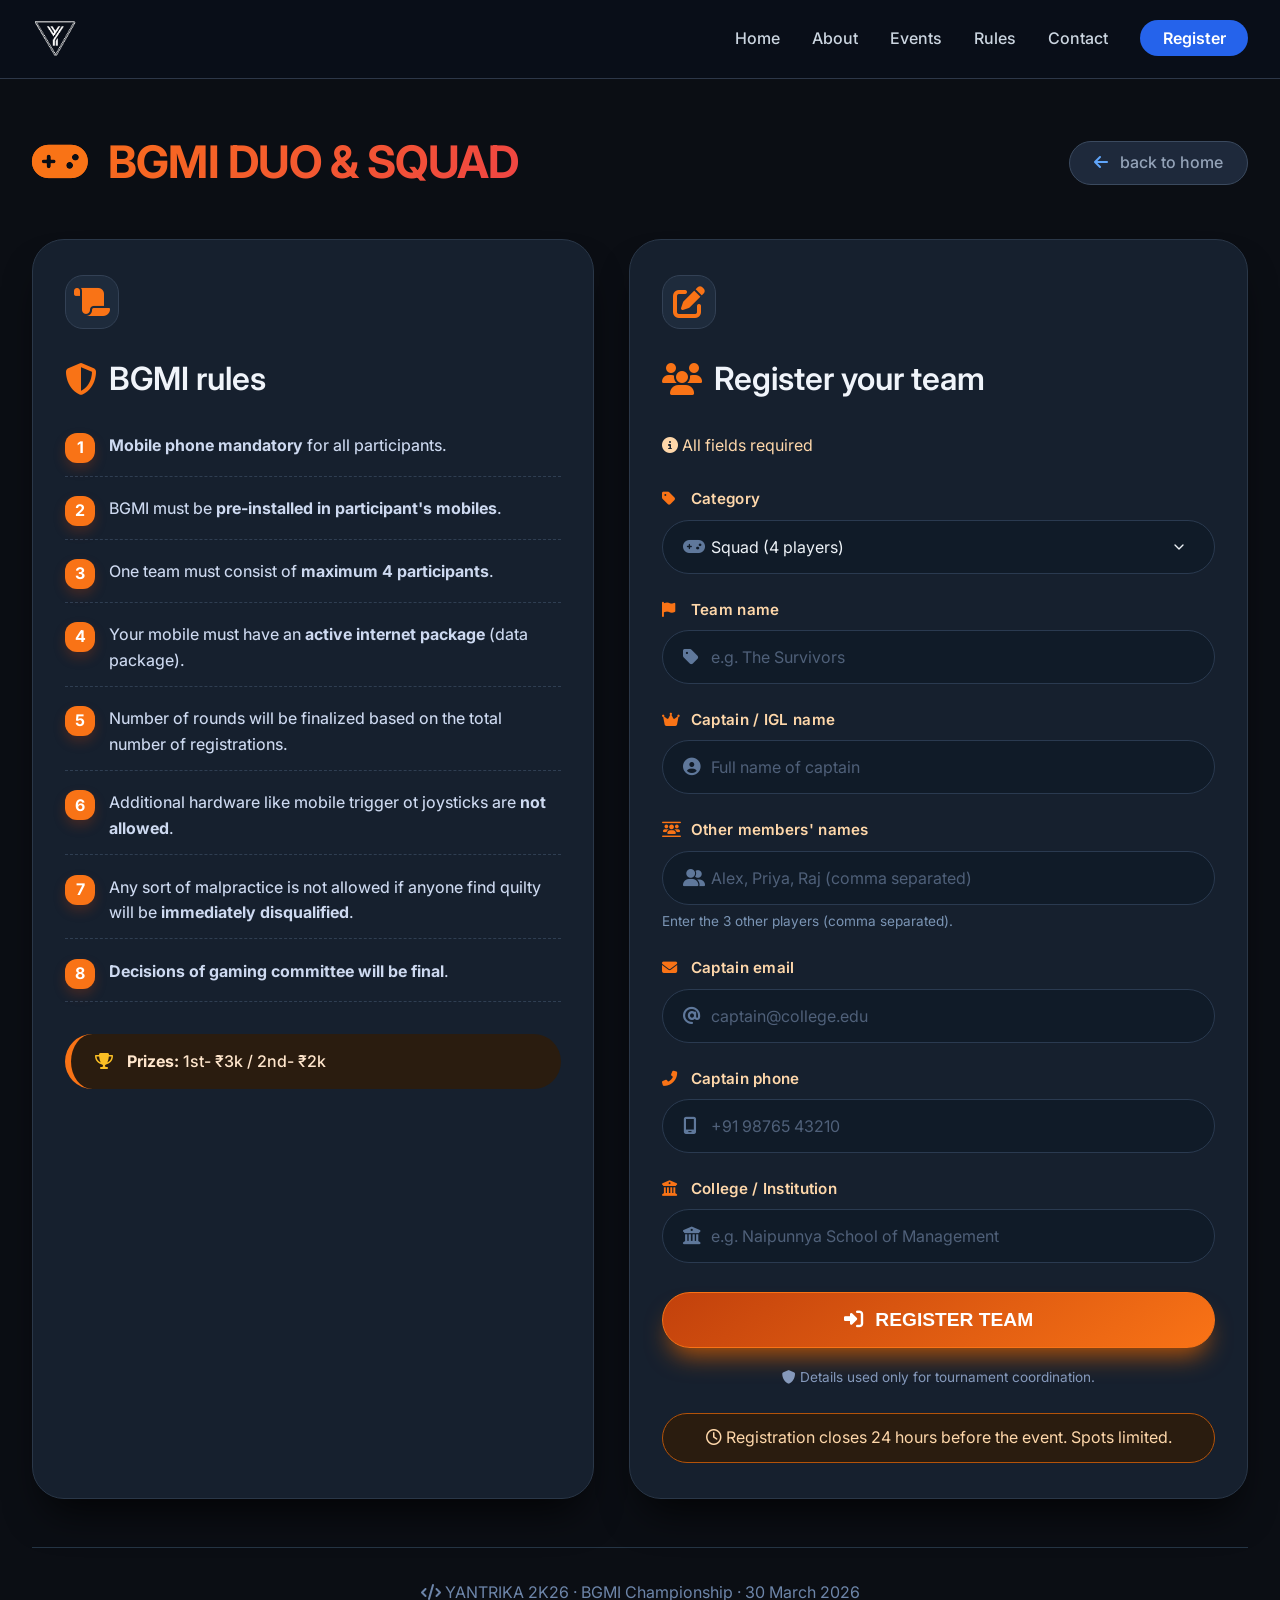
<file: Yantrika website/bgmi.html>
<!DOCTYPE html>
<html lang="en">

<head>
    <meta charset="UTF-8" />
    <meta name="viewport" content="width=device-width, initial-scale=1.0, maximum-scale=1.0, user-scalable=no" />
    <title>Yantrika 2K26 · BGMI Duo & Squad</title>
    <!-- same fontawesome & google font for consistency -->
    <link rel="stylesheet" href="https://cdnjs.cloudflare.com/ajax/libs/font-awesome/6.6.0/css/all.min.css" />
    <link
        href="https://fonts.googleapis.com/css2?family=Inter:opsz,wght@14..32,400;14..32,500;14..32,600;14..32,700&display=swap"
        rel="stylesheet" />
    <link rel="icon" type="image/x-icon" href="./yantrika-images/Untitled_design__2_-removebg-preview.png">
    <style>
        * {
            margin: 0;
            padding: 0;
            box-sizing: border-box;
        }
 html {
            overflow-x: hidden;
        }
        body {
            font-family: 'Inter', sans-serif;
            background: #0b0e14;
            /* deep dark base */
            color: #e2e8f0;
            line-height: 1.6;
            min-height: 100vh;
            display: flex;
            flex-direction: column;
        }

        /* ---------- navbar (matches home page style but dark) ---------- */
        header {
            background: rgba(10, 15, 25, 0.95);
            backdrop-filter: blur(10px);
            border-bottom: 1px solid #2d3748;
            position: sticky;
            top: 0;
            z-index: 100;
        }

        .navbar {
            max-width: 1300px;
            margin: 0 auto;
            padding: 0.8rem 2rem;
            display: flex;
            align-items: center;
            justify-content: space-between;
        }

        .nav-logo img {
            height: 70px;
            width: auto;
        }

        .nav-menu {
            display: flex;
            list-style: none;
            gap: 2rem;
            align-items: center;
        }

        .nav-link {
            text-decoration: none;
            color: #cbd5e0;
            font-weight: 500;
            transition: color 0.2s;
            font-size: 1rem;
        }

        .nav-link:hover {
            color: #60a5fa;
            /* accent blue */
        }

        .register-link {
            background: #2563eb;
            color: white;
            padding: 0.5rem 1.4rem;
            border-radius: 40px;
            font-weight: 600;
        }

        .register-link:hover {
            background: #3b82f6;
            color: white;
        }

        #menu-open-button,
        #menu-close-button {
            display: none;
            background: none;
            border: none;
            color: white;
            font-size: 1.8rem;
            cursor: pointer;
        }

        /* ---------- main bgmi container ---------- */
        .bgmi-main {
            flex: 1;
            max-width: 1300px;
            margin: 3rem auto;
            padding: 0 2rem;
            width: 100%;
        }

        /* header with title & back */
        .page-header {
            display: flex;
            justify-content: space-between;
            align-items: center;
            margin-bottom: 2.5rem;
            flex-wrap: wrap;
            gap: 1rem;
        }

        .page-header h1 {
            font-size: 2.8rem;
            font-weight: 700;
            background: linear-gradient(130deg, #f97316, #ef4444);
            -webkit-background-clip: text;
            background-clip: text;
            color: transparent;
            letter-spacing: -0.02em;
        }

        .page-header h1 i {
            color: #f97316;
            margin-right: 12px;
            background: none;
            -webkit-background-clip: unset;
            background-clip: unset;
            color: #f97316;
            /* orange accent */
        }

        .home-badge {
            background: #1e293b;
            padding: 0.5rem 1.5rem;
            border-radius: 60px;
            border: 1px solid #3b4a5f;
            font-weight: 500;
        }

        .home-badge a {
            color: #94a3b8;
            text-decoration: none;
        }

        .home-badge i {
            margin-right: 8px;
            color: #60a5fa;
        }

        /* two column layout */
        .th-grid {
            display: grid;
            grid-template-columns: 1fr 1.1fr;
            gap: 2.2rem;
            margin-top: 1rem;
        }

        /* common card style */
        .rules-card,
        .form-card {
            background: #16202e;
            /* dark card */
            border-radius: 2rem;
            padding: 2.2rem 2rem;
            box-shadow: 0 25px 40px -15px rgba(0, 0, 0, 0.8);
            border: 1px solid #2a3748;
            backdrop-filter: blur(4px);
            transition: transform 0.2s ease, border-color 0.2s;
        }

        .rules-card:hover,
        .form-card:hover {
            border-color: #f97316;
            transform: translateY(-5px);
        }

        .card-icon {
            display: inline-flex;
            align-items: center;
            justify-content: center;
            width: 54px;
            height: 54px;
            background: #1e2b3c;
            border-radius: 18px;
            color: #f97316;
            font-size: 2rem;
            margin-bottom: 1.5rem;
            border: 1px solid #334155;
        }

        h2 {
            font-size: 2rem;
            font-weight: 600;
            margin-bottom: 1.8rem;
            display: flex;
            align-items: center;
            gap: 12px;
            color: #f0f4fa;
        }

        h2 i {
            color: #f97316;
            font-size: 2rem;
        }

        /* rules list */
        .rules-list {
            list-style: none;
        }

        .rules-list li {
            display: flex;
            align-items: flex-start;
            gap: 14px;
            margin-bottom: 1.2rem;
            padding-bottom: 0.8rem;
            border-bottom: 1px dashed #2f3e52;
        }

        .rule-num {
            background: #f97316;
            color: white;
            width: 30px;
            height: 30px;
            border-radius: 12px;
            display: inline-flex;
            align-items: center;
            justify-content: center;
            font-weight: 700;
            font-size: 1rem;
            flex-shrink: 0;
            box-shadow: 0 6px 12px #c2410c40;
        }

        .rule-text {
            flex: 1;
            color: #cdd9f0;
            font-weight: 450;
        }

        .rule-highlight {
            background: #b45309;
            color: #ffedd5;
            padding: 0.2rem 0.9rem;
            border-radius: 30px;
            font-size: 0.9rem;
            font-weight: 600;
            margin-left: 8px;
            white-space: nowrap;
        }

        .prize-note {
            background: #2a1c0f;
            border-radius: 50px;
            padding: 0.9rem 1.5rem;
            margin-top: 2rem;
            border-left: 6px solid #f97316;
            font-weight: 500;
            color: #ffe6cc;
        }

        .prize-note i {
            color: #fbbf24;
            margin-right: 10px;
        }

        /* ---------- form styling ---------- */
        .form-group {
            margin-bottom: 1.5rem;
        }

        label {
            display: block;
            font-weight: 600;
            font-size: 0.95rem;
            margin-bottom: 0.5rem;
            color: #fed7aa;
            letter-spacing: 0.3px;
        }

        label i {
            width: 24px;
            color: #f97316;
        }

        .input-wrapper,
        .select-wrapper {
            display: flex;
            align-items: center;
            background: #101b28;
            border-radius: 60px;
            padding: 0.1rem 1.2rem;
            border: 1.5px solid #2a3a50;
            transition: all 0.2s;
        }

        .input-wrapper:hover,
        .input-wrapper:focus-within,
        .select-wrapper:hover,
        .select-wrapper:focus-within {
            border-color: #f97316;
            box-shadow: 0 0 0 3px #c2410c40;
        }

        .input-wrapper i,
        .select-wrapper i {
            color: #5f789b;
            font-size: 1.1rem;
            width: 30px;
        }

        input,
        select {
            width: 100%;
            padding: 0.9rem 0;
            background: transparent;
            border: none;
            font-size: 1rem;
            font-family: 'Inter', sans-serif;
            color: #edf2f7;
            outline: none;
        }

        select {
            appearance: none;
            background: url('data:image/svg+xml;utf8,<svg xmlns="http://www.w3.org/2000/svg" width="16" height="16" viewBox="0 0 24 24" fill="none" stroke="%23edf2f7" stroke-width="2" stroke-linecap="round" stroke-linejoin="round"><polyline points="6 9 12 15 18 9"></polyline></svg>') no-repeat right 0.5rem center;
            background-size: 16px;
        }

        input::placeholder {
            color: #4f6079;
            font-weight: 400;
        }

        .btn-register {
            background: linear-gradient(145deg, #c2410c, #f97316);
            border: none;
            color: white;
            font-weight: 700;
            font-size: 1.2rem;
            padding: 1rem 2rem;
            border-radius: 60px;
            width: 100%;
            cursor: pointer;
            display: flex;
            align-items: center;
            justify-content: center;
            gap: 12px;
            margin-top: 1.8rem;
            border: 1px solid #f97316;
            box-shadow: 0 15px 25px -8px #b45309;
            transition: all 0.2s;
        }

        .btn-register:hover:not(:disabled) {
            background: linear-gradient(145deg, #f97316, #fb923c);
            transform: scale(1.02);
            box-shadow: 0 20px 30px -8px #b45309;
        }

        .btn-register:disabled {
            opacity: 0.65;
            cursor: not-allowed;
        }

        .success-message {
            background: #0f371f;
            color: #b8f3c5;
            border-radius: 60px;
            padding: 0.9rem 1.5rem;
            text-align: center;
            font-weight: 600;
            margin-top: 1.8rem;
            display: none;
            align-items: center;
            justify-content: center;
            gap: 12px;
            border: 1px solid #2e7d5e;
        }

        .success-message.show {
            display: flex;
        }

        .success-message i {
            font-size: 1.5rem;
            color: #4ade80;
        }

        small {
            display: block;
            margin-top: 1.2rem;
            color: #8599bb;
            font-size: 0.85rem;
            text-align: center;
        }

        .footer-note {
            margin-top: 3rem;
            text-align: center;
            color: #6d85a9;
            border-top: 1px solid #253545;
            padding-top: 2rem;
        }

        .footer-note a {
            color: #90caf9;
            text-decoration: none;
            font-weight: 500;
        }

        /* --- mobile menu improvements --- */
        @media (max-width: 700px) {
            .navbar {
                padding: 0.8rem 1.5rem;
            }

            .nav-menu {
                position: fixed;
                top: 0;
                right: -100%;
                width: 280px;
                height: 100vh;
                background: #0f172a;
                flex-direction: column;
                padding: 5rem 2rem;
                transition: right 0.3s ease;
                box-shadow: -5px 0 30px black;
                z-index: 200;
                overflow-y: auto;
            }

            body.show-mobile-menu .nav-menu {
                right: 0;
            }

            body.show-mobile-menu {
                overflow: hidden;
            }

            #menu-open-button {
                display: block;
            }

            #menu-close-button {
                display: block;
                position: absolute;
                top: 1.5rem;
                right: 1.5rem;
            }
        }

        /* responsiveness for other sections */
        @media (max-width: 1024px) {
            .th-grid {
                gap: 1.5rem;
            }

            .rules-card,
            .form-card {
                padding: 1.8rem 1.5rem;
            }
        }

        @media (max-width: 900px) {
            .th-grid {
                grid-template-columns: 1fr;
            }

            .page-header h1 {
                font-size: 2.3rem;
            }
        }

        @media (max-width: 500px) {
            .bgmi-main {
                margin: 1.5rem auto;
                padding: 0 1rem;
            }

            .page-header {
                margin-bottom: 1.5rem;
                flex-direction: column;
                align-items: flex-start;
                gap: 0.8rem;
            }

            .page-header h1 {
                font-size: 1.8rem;
            }

            .home-badge {
                padding: 0.4rem 1rem;
                font-size: 0.9rem;
            }

            .rules-card,
            .form-card {
                padding: 1.5rem 1.2rem;
                border-radius: 1.2rem;
            }

            .card-icon {
                width: 44px;
                height: 44px;
                font-size: 1.6rem;
                margin-bottom: 1rem;
                border-radius: 14px;
            }

            h2 {
                font-size: 1.5rem;
                margin-bottom: 1.2rem;
            }

            h2 i {
                font-size: 1.5rem;
            }

            .rules-list li {
                gap: 10px;
                font-size: 0.95rem;
            }

            .rule-num {
                width: 26px;
                height: 26px;
                font-size: 0.9rem;
                border-radius: 8px;
            }

            .input-wrapper,
            .select-wrapper {
                padding: 0.1rem 1rem;
            }

            input,
            select {
                font-size: 0.95rem;
            }

            .btn-register {
                padding: 0.9rem 1.2rem;
                font-size: 1.05rem;
            }

            .prize-note {
                padding: 0.8rem 1rem;
                font-size: 0.9rem;
                margin-top: 1.5rem;
            }

            .footer-note {
                font-size: 0.85rem;
                padding: 1.5rem 1rem 0;
            }
        }
    </style>
</head>

<body>
    <!-- navbar (same as home, active home link points to index) -->
    <header>
        <nav class="navbar">
            <a href="index.html" class="nav-logo">
                <img src="./yantrika-images/yantrika.png" alt="Yantrika Logo" style="height:45px;">
            </a>
            <ul class="nav-menu">
                <button id="menu-close-button" class="fas fa-times"></button>
                <li class="nav-item"><a href="index.html" class="nav-link">Home</a></li>
                <li class="nav-item"><a href="index.html#about" class="nav-link">About</a></li>
                <li class="nav-item"><a href="index.html#events" class="nav-link">Events</a></li>
                <li class="nav-item"><a href="index.html#rules" class="nav-link">Rules</a></li>
                <li class="nav-item"><a href="index.html#contact" class="nav-link">Contact</a></li>
                <li class="nav-item"><a href="index.html#events" class="nav-link register-link">Register</a></li>
            </ul>
            <button id="menu-open-button" class="fas fa-bars"></button>
        </nav>
    </header>

    <main class="bgmi-main">
        <!-- page header -->
        <div class="page-header">
            <h1><i class="fas fa-gamepad"></i> BGMI DUO & SQUAD</h1>
            <div class="home-badge">
                <a href="index.html"><i class="fas fa-arrow-left"></i> back to home</a>
            </div>
        </div>

        <!-- two content columns: rules & registration -->
        <div class="th-grid">
            <!-- LEFT: COMMON RULES CARD (BGMI specific) -->
            <div class="rules-card">
                <div class="card-icon"><i class="fas fa-scroll"></i></div>
                <h2><i class="fas fa-shield-halved"></i> BGMI rules</h2>
                <ul class="rules-list">
                    <li>
                        <span class="rule-num">1</span>
                        <span class="rule-text"><strong>Mobile phone mandatory</strong> for all participants.</span>
                    </li>
                    <li>
                        <span class="rule-num">2</span>
                        <span class="rule-text">BGMI must be <strong>pre-installed in participant's mobiles</strong>.</span>
                    </li>
                    <li>
                        <span class="rule-num">3</span>
                        <span class="rule-text">One team must consist of <strong>maximum 4 participants</strong>.</span>
                    </li>
                    <li>
                        <span class="rule-num">4</span>
                        <span class="rule-text">Your mobile must have an <strong>active internet package</strong> (data package).</span>
                    </li>
                    <li>
                        <span class="rule-num">5</span>
                        <span class="rule-text">Number of rounds will be finalized based on the total number of registrations.</span>
                    </li>
                    <li>
                        <span class="rule-num">6</span>
                        <span class="rule-text">Additional hardware like mobile trigger ot joysticks are <strong>not allowed</strong>.</span>
                    </li>
                    <li>
                        <span class="rule-num">7</span>
                        <span class="rule-text">Any sort of malpractice is not allowed if anyone find quilty will be <strong>immediately disqualified</strong>.</span>
                    </li>

                    <li>
                        <span class="rule-num">8</span>
                        <span class="rule-text"><strong>Decisions of gaming committee will be final</strong>.</span>
                    </li>
                </ul>
                <div class="prize-note">
                    <i class="fas fa-trophy"></i> <strong>Prizes:</strong> 1st- ₹3k    / 
                      2nd- ₹2k 
                </div>
            </div>

            <!-- RIGHT: REGISTRATION FORM CARD (dynamic duo/squad) -->
            <div class="form-card">
                <div class="card-icon"><i class="fas fa-pen-to-square"></i></div>
                <h2><i class="fas fa-users"></i> Register your team</h2>
                <p style="margin-bottom: 1.8rem; color: #fed7aa;"><i class="fas fa-info-circle"></i> All fields required
                </p>

                <form id="bgmiForm">
                    <!-- Category selection -->
                    <div class="form-group">
                        <label><i class="fas fa-tag"></i> Category</label>
                        <div class="select-wrapper">
                            <i class="fas fa-gamepad"></i>
                            <select id="categorySelect" required>
                                <option value="squad" selected>Squad (4 players)</option>
                            </select>
                        </div>
                    </div>

                    <!-- Team name -->
                    <div class="form-group">
                        <label><i class="fas fa-flag"></i> Team name</label>
                        <div class="input-wrapper">
                            <i class="fas fa-tag"></i>
                            <input type="text" id="teamName" placeholder="e.g. The Survivors" required>
                        </div>
                    </div>

                    <!-- Captain name -->
                    <div class="form-group">
                        <label><i class="fas fa-crown"></i> Captain / IGL name</label>
                        <div class="input-wrapper">
                            <i class="fas fa-user-circle"></i>
                            <input type="text" id="captainName" placeholder="Full name of captain" required>
                        </div>
                    </div>

                    <!-- Other members (dynamic) -->
                    <div class="form-group">
                        <label id="membersLabel"><i class="fas fa-users-between-lines"></i> Other members' names</label>
                        <div class="input-wrapper">
                            <i class="fas fa-user-group"></i>
                            <input type="text" id="membersInput" placeholder="Alex, Priya, Raj (comma separated)"
                                required>
                        </div>
                        <small id="membersHint"
                            style="display: block; margin-top: 6px; color: #7b95b5; text-align: left;">Enter the 3 other
                            players (comma separated).</small>
                    </div>

                    <!-- Captain email -->
                    <div class="form-group">
                        <label><i class="fas fa-envelope"></i> Captain email</label>
                        <div class="input-wrapper">
                            <i class="fas fa-at"></i>
                            <input type="email" id="captainEmail" placeholder="captain@college.edu" required>
                        </div>
                    </div>

                    <!-- Captain phone -->
                    <div class="form-group">
                        <label><i class="fas fa-phone-alt"></i> Captain phone</label>
                        <div class="input-wrapper">
                            <i class="fas fa-mobile-screen"></i>
                            <input type="tel" id="captainPhone" placeholder="+91 98765 43210" required>
                        </div>
                    </div>

                    <!-- College -->
                    <div class="form-group">
                        <label><i class="fas fa-building-columns"></i> College / Institution</label>
                        <div class="input-wrapper">
                            <i class="fas fa-university"></i>
                            <input type="text" id="college" placeholder="e.g. Naipunnya School of Management" required>
                        </div>
                    </div>

                    <button type="submit" class="btn-register" id="registerBtn">
                        <i class="fas fa-right-to-bracket"></i> REGISTER TEAM
                    </button>
                    <small><i class="fas fa-shield"></i> Details used only for tournament coordination.</small>
                </form>

                <!-- success message -->
                <div id="successMsg" class="success-message">
                    <i class="fas fa-circle-check"></i> Team registered! Room ID & password will be sent 24h before
                    match.
                </div>

                <!-- deadline note -->
                <div
                    style="margin-top: 1.5rem; background: #2a1c0f; border-radius: 60px; padding: 0.7rem 1rem; color: #fed7aa; text-align: center; border: 1px solid #b45309;">
                    <i class="far fa-clock"></i> Registration closes 24 hours before the event. Spots limited.
                </div>
            </div>
        </div>

        <!-- footer hint -->
        <div class="footer-note">
            <i class="fas fa-code"></i> YANTRIKA 2K26 · BGMI Championship · 30 March 2026
        </div>
    </main>

    <script>
        (function () {
            // ---------- mobile menu toggle ----------
            const menuOpen = document.getElementById('menu-open-button');
            const menuClose = document.getElementById('menu-close-button');
            const body = document.body;

            if (menuOpen) {
                menuOpen.addEventListener('click', () => {
                    body.classList.toggle('show-mobile-menu');
                });
            }

            if (menuClose) {
                menuClose.addEventListener('click', () => {
                    body.classList.remove('show-mobile-menu');
                });
            }

            document.querySelectorAll('.nav-link').forEach(link => {
                link.addEventListener('click', () => {
                    body.classList.remove('show-mobile-menu');
                });
            });

            // ---------- dynamic category handling ----------
            const categorySelect = document.getElementById('categorySelect');
            const membersInput = document.getElementById('membersInput');
            const membersLabel = document.getElementById('membersLabel');
            const membersHint = document.getElementById('membersHint');

            function updateMembersField() {
                if (categorySelect.value === 'duo') {
                    membersLabel.innerHTML = '<i class="fas fa-user"></i> Partner\'s name';
                    membersInput.placeholder = 'e.g. Priya Sharma';
                    membersHint.innerText = 'Enter the name of your duo partner.';
                } else {
                    membersLabel.innerHTML = '<i class="fas fa-users-between-lines"></i> Other members\' names';
                    membersInput.placeholder = 'Alex, Priya, Raj (comma separated)';
                    membersHint.innerText = 'Enter the 3 other players (comma separated).';
                }
            }

            categorySelect.addEventListener('change', updateMembersField);
            updateMembersField(); // set initial state

            // ---------- bgmi form handling (demo) ----------
            const form = document.getElementById('bgmiForm');
            const successDiv = document.getElementById('successMsg');
            const registerBtn = document.getElementById('registerBtn');

            form.addEventListener('submit', async function (e) {
                e.preventDefault();

                const data = {
                    category: categorySelect.value,
                    team: document.getElementById("teamName").value,
                    captain: document.getElementById("captainName").value,
                    members: document.getElementById("membersInput").value,
                    email: document.getElementById("captainEmail").value,
                    phone: document.getElementById("captainPhone").value,
                    college: document.getElementById("college").value
                };

                registerBtn.disabled = true;
                registerBtn.innerHTML = `<i class="fas fa-spinner fa-spin"></i> Submitting...`;

                await fetch("https://script.google.com/macros/s/AKfycbxtp_COdrMVgL9K8QAH5kKmoKNwoKgqGhMXU4rft8OnlUnT5GMg-jnyQfgcR01_lXE4/exec", {
                    method: "POST",
                    body: JSON.stringify(data)
                });

                successDiv.classList.add('show');
                registerBtn.innerHTML = `<i class="fas fa-check-circle"></i> REGISTERED`;
            });
        })();
    </script>
</body>

</html>
</file>
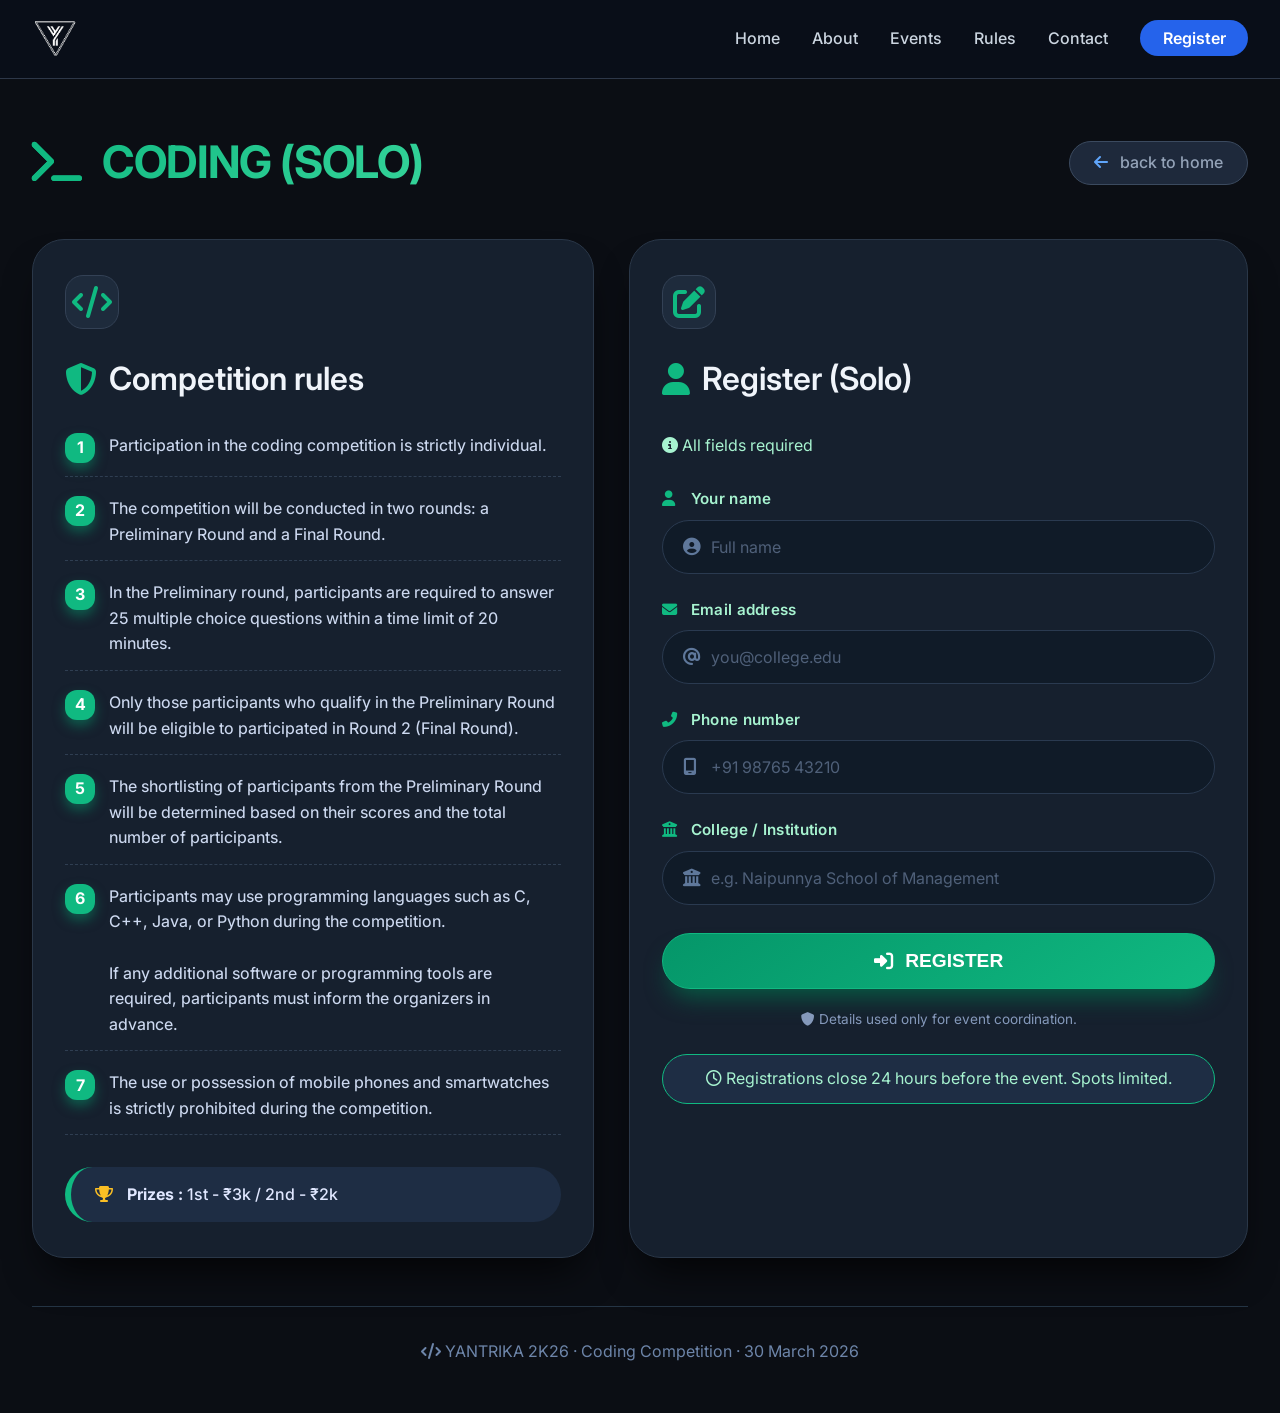
<file: Yantrika website/coding.html>
<!DOCTYPE html>
<html lang="en">

<head>
    <meta charset="UTF-8" />
    <meta name="viewport" content="width=device-width, initial-scale=1.0, maximum-scale=1.0, user-scalable=no" />
    <title>Yantrika 2K26 · Coding (Solo)</title>
    <!-- same fontawesome & google font for consistency -->
    <link rel="stylesheet" href="https://cdnjs.cloudflare.com/ajax/libs/font-awesome/6.6.0/css/all.min.css" />
    <link
        href="https://fonts.googleapis.com/css2?family=Inter:opsz,wght@14..32,400;14..32,500;14..32,600;14..32,700&display=swap"
        rel="stylesheet" />
    <link rel="icon" type="image/x-icon" href="./yantrika-images/Untitled_design__2_-removebg-preview.png">
    <style>
        * {
            margin: 0;
            padding: 0;
            box-sizing: border-box;
        }
 html {
            overflow-x: hidden;
        }
        body {
            font-family: 'Inter', sans-serif;
            background: #0b0e14;
            color: #e2e8f0;
            line-height: 1.6;
            min-height: 100vh;
            display: flex;
            flex-direction: column;
        }

        /* ---------- navbar (matches home page style) ---------- */
        header {
            background: rgba(10, 15, 25, 0.95);
            backdrop-filter: blur(10px);
            border-bottom: 1px solid #2d3748;
            position: sticky;
            top: 0;
            z-index: 100;
        }

        .navbar {
            max-width: 1300px;
            margin: 0 auto;
            padding: 0.8rem 2rem;
            display: flex;
            align-items: center;
            justify-content: space-between;
        }

        .nav-logo img {
            height: 70px;
            width: auto;
        }

        .nav-menu {
            display: flex;
            list-style: none;
            gap: 2rem;
            align-items: center;
        }

        .nav-link {
            text-decoration: none;
            color: #cbd5e0;
            font-weight: 500;
            transition: color 0.2s;
            font-size: 1rem;
        }

        .nav-link:hover {
            color: #60a5fa;
        }

        .register-link {
            background: #2563eb;
            color: white;
            padding: 0.5rem 1.4rem;
            border-radius: 40px;
            font-weight: 600;
        }

        .register-link:hover {
            background: #3b82f6;
            color: white;
        }

        #menu-open-button,
        #menu-close-button {
            display: none;
            background: none;
            border: none;
            color: white;
            font-size: 1.8rem;
            cursor: pointer;
        }

        /* ---------- main coding container ---------- */
        .coding-main {
            flex: 1;
            max-width: 1300px;
            margin: 3rem auto;
            padding: 0 2rem;
            width: 100%;
        }

        /* header with title & back */
        .page-header {
            display: flex;
            justify-content: space-between;
            align-items: center;
            margin-bottom: 2.5rem;
            flex-wrap: wrap;
            gap: 1rem;
        }

        .page-header h1 {
            font-size: 2.8rem;
            font-weight: 700;
            background: linear-gradient(130deg, #10b981, #34d399);
            -webkit-background-clip: text;
            background-clip: text;
            color: transparent;
            letter-spacing: -0.02em;
        }

        .page-header h1 i {
            color: #10b981;
            margin-right: 12px;
            background: none;
            -webkit-background-clip: unset;
            background-clip: unset;
            color: #10b981;
        }

        .home-badge {
            background: #1e293b;
            padding: 0.5rem 1.5rem;
            border-radius: 60px;
            border: 1px solid #3b4a5f;
            font-weight: 500;
        }

        .home-badge a {
            color: #94a3b8;
            text-decoration: none;
        }

        .home-badge i {
            margin-right: 8px;
            color: #60a5fa;
        }

        /* two column layout */
        .th-grid {
            display: grid;
            grid-template-columns: 1fr 1.1fr;
            gap: 2.2rem;
            margin-top: 1rem;
        }

        /* common card style */
        .rules-card,
        .form-card {
            background: #16202e;
            border-radius: 2rem;
            padding: 2.2rem 2rem;
            box-shadow: 0 25px 40px -15px rgba(0, 0, 0, 0.8);
            border: 1px solid #2a3748;
            backdrop-filter: blur(4px);
            transition: transform 0.2s ease, border-color 0.2s;
        }

        .rules-card:hover,
        .form-card:hover {
            border-color: #10b981;
            transform: translateY(-5px);
        }

        .card-icon {
            display: inline-flex;
            align-items: center;
            justify-content: center;
            width: 54px;
            height: 54px;
            background: #1e2b3c;
            border-radius: 18px;
            color: #10b981;
            font-size: 2rem;
            margin-bottom: 1.5rem;
            border: 1px solid #334155;
        }

        h2 {
            font-size: 2rem;
            font-weight: 600;
            margin-bottom: 1.8rem;
            display: flex;
            align-items: center;
            gap: 12px;
            color: #f0f4fa;
        }

        h2 i {
            color: #10b981;
            font-size: 2rem;
        }

        /* rules list */
        .rules-list {
            list-style: none;
        }

        .rules-list li {
            display: flex;
            align-items: flex-start;
            gap: 14px;
            margin-bottom: 1.2rem;
            padding-bottom: 0.8rem;
            border-bottom: 1px dashed #2f3e52;
        }

        .rule-num {
            background: #10b981;
            color: white;
            width: 30px;
            height: 30px;
            border-radius: 12px;
            display: inline-flex;
            align-items: center;
            justify-content: center;
            font-weight: 700;
            font-size: 1rem;
            flex-shrink: 0;
            box-shadow: 0 6px 12px #05966980;
        }

        .rule-text {
            flex: 1;
            color: #cdd9f0;
            font-weight: 450;
        }

        .rule-highlight {
            background: #059669;
            color: #d1fae5;
            padding: 0.2rem 0.9rem;
            border-radius: 30px;
            font-size: 0.9rem;
            font-weight: 600;
            margin-left: 8px;
            white-space: nowrap;
        }

        .prize-note {
            background: #1e2d44;
            border-radius: 50px;
            padding: 0.9rem 1.5rem;
            margin-top: 2rem;
            border-left: 6px solid #10b981;
            font-weight: 500;
            color: #e0e7ff;
        }

        .prize-note i {
            color: #fbbf24;
            margin-right: 10px;
        }

        /* ---------- form styling ---------- */
        .form-group {
            margin-bottom: 1.5rem;
        }

        label {
            display: block;
            font-weight: 600;
            font-size: 0.95rem;
            margin-bottom: 0.5rem;
            color: #a7f3d0;
            letter-spacing: 0.3px;
        }

        label i {
            width: 24px;
            color: #10b981;
        }

        .input-wrapper {
            display: flex;
            align-items: center;
            background: #101b28;
            border-radius: 60px;
            padding: 0.1rem 1.2rem;
            border: 1.5px solid #2a3a50;
            transition: all 0.2s;
        }

        .input-wrapper:hover,
        .input-wrapper:focus-within {
            border-color: #10b981;
            box-shadow: 0 0 0 3px #05966940;
        }

        .input-wrapper i {
            color: #5f789b;
            font-size: 1.1rem;
            width: 30px;
        }

        input {
            width: 100%;
            padding: 0.9rem 0;
            background: transparent;
            border: none;
            font-size: 1rem;
            font-family: 'Inter', sans-serif;
            color: #edf2f7;
            outline: none;
        }

        input::placeholder {
            color: #4f6079;
            font-weight: 400;
        }

        .btn-register {
            background: linear-gradient(145deg, #059669, #10b981);
            border: none;
            color: white;
            font-weight: 700;
            font-size: 1.2rem;
            padding: 1rem 2rem;
            border-radius: 60px;
            width: 100%;
            cursor: pointer;
            display: flex;
            align-items: center;
            justify-content: center;
            gap: 12px;
            margin-top: 1.8rem;
            border: 1px solid #10b981;
            box-shadow: 0 15px 25px -8px #065f46;
            transition: all 0.2s;
        }

        .btn-register:hover:not(:disabled) {
            background: linear-gradient(145deg, #10b981, #34d399);
            transform: scale(1.02);
            box-shadow: 0 20px 30px -8px #065f46;
        }

        .btn-register:disabled {
            opacity: 0.65;
            cursor: not-allowed;
        }

        .success-message {
            background: #0f371f;
            color: #b8f3c5;
            border-radius: 60px;
            padding: 0.9rem 1.5rem;
            text-align: center;
            font-weight: 600;
            margin-top: 1.8rem;
            display: none;
            align-items: center;
            justify-content: center;
            gap: 12px;
            border: 1px solid #2e7d5e;
        }

        .success-message.show {
            display: flex;
        }

        .success-message i {
            font-size: 1.5rem;
            color: #4ade80;
        }

        small {
            display: block;
            margin-top: 1.2rem;
            color: #8599bb;
            font-size: 0.85rem;
            text-align: center;
        }

        .footer-note {
            margin-top: 3rem;
            text-align: center;
            color: #6d85a9;
            border-top: 1px solid #253545;
            padding-top: 2rem;
        }

        .footer-note a {
            color: #90caf9;
            text-decoration: none;
            font-weight: 500;
        }

        /* --- mobile menu improvements --- */
        @media (max-width: 700px) {
            .navbar {
                padding: 0.8rem 1.5rem;
            }

            .nav-menu {
                position: fixed;
                top: 0;
                right: -100%;
                width: 280px;
                height: 100vh;
                background: #0f172a;
                flex-direction: column;
                padding: 5rem 2rem;
                transition: right 0.3s ease;
                box-shadow: -5px 0 30px black;
                z-index: 200;
                overflow-y: auto;
            }

            body.show-mobile-menu .nav-menu {
                right: 0;
            }

            body.show-mobile-menu {
                overflow: hidden;
            }

            #menu-open-button {
                display: block;
            }

            #menu-close-button {
                display: block;
                position: absolute;
                top: 1.5rem;
                right: 1.5rem;
            }
        }

        /* responsiveness for other sections */
        @media (max-width: 1024px) {
            .th-grid {
                gap: 1.5rem;
            }

            .rules-card,
            .form-card {
                padding: 1.8rem 1.5rem;
            }
        }

        @media (max-width: 900px) {
            .th-grid {
                grid-template-columns: 1fr;
            }

            .page-header h1 {
                font-size: 2.3rem;
            }
        }

        @media (max-width: 500px) {
            .coding-main {
                margin: 1.5rem auto;
                padding: 0 1rem;
            }

            .page-header {
                margin-bottom: 1.5rem;
                flex-direction: column;
                align-items: flex-start;
                gap: 0.8rem;
            }

            .page-header h1 {
                font-size: 1.8rem;
            }

            .home-badge {
                padding: 0.4rem 1rem;
                font-size: 0.9rem;
            }

            .rules-card,
            .form-card {
                padding: 1.5rem 1.2rem;
                border-radius: 1.2rem;
            }

            .card-icon {
                width: 44px;
                height: 44px;
                font-size: 1.6rem;
                margin-bottom: 1rem;
                border-radius: 14px;
            }

            h2 {
                font-size: 1.5rem;
                margin-bottom: 1.2rem;
            }

            h2 i {
                font-size: 1.5rem;
            }

            .rules-list li {
                gap: 10px;
                font-size: 0.95rem;
            }

            .rule-num {
                width: 26px;
                height: 26px;
                font-size: 0.9rem;
                border-radius: 8px;
            }

            .input-wrapper {
                padding: 0.1rem 1rem;
            }

            input {
                font-size: 0.95rem;
            }

            .btn-register {
                padding: 0.9rem 1.2rem;
                font-size: 1.05rem;
            }

            .prize-note {
                padding: 0.8rem 1rem;
                font-size: 0.9rem;
                margin-top: 1.5rem;
            }

            .footer-note {
                font-size: 0.85rem;
                padding: 1.5rem 1rem 0;
            }
        }
    </style>
</head>

<body>
    <!-- navbar (same as home) -->
    <header>
        <nav class="navbar">
            <a href="index.html" class="nav-logo">
                <img src="./yantrika-images/yantrika.png" alt="Yantrika Logo" style="height:45px;">
            </a>
            <ul class="nav-menu">
                <button id="menu-close-button" class="fas fa-times"></button>
                <li class="nav-item"><a href="index.html" class="nav-link">Home</a></li>
                <li class="nav-item"><a href="index.html#about" class="nav-link">About</a></li>
                <li class="nav-item"><a href="index.html#events" class="nav-link">Events</a></li>
                <li class="nav-item"><a href="index.html#rules" class="nav-link">Rules</a></li>
                <li class="nav-item"><a href="index.html#contact" class="nav-link">Contact</a></li>
                <li class="nav-item"><a href="index.html#events" class="nav-link register-link">Register</a></li>
            </ul>
            <button id="menu-open-button" class="fas fa-bars"></button>
        </nav>
    </header>

    <main class="coding-main">
        <!-- page header -->
        <div class="page-header">
            <h1><i class="fas fa-terminal"></i> CODING (SOLO)</h1>
            <div class="home-badge">
                <a href="index.html"><i class="fas fa-arrow-left"></i> back to home</a>
            </div>
        </div>

        <!-- two content columns: rules & registration -->
        <div class="th-grid">
            <!-- LEFT: RULES CARD (coding specific) -->
            <div class="rules-card">
                <div class="card-icon"><i class="fas fa-code"></i></div>
                <h2><i class="fas fa-shield-halved"></i> Competition rules</h2>
                <ul class="rules-list">

    <li>
        <span class="rule-num">1</span>
        <span class="rule-text">Participation in the coding competition is strictly individual.</span>
    </li>

    <li>
        <span class="rule-num">2</span>
        <span class="rule-text">The competition will be conducted in two rounds: a Preliminary Round and a Final Round.</span>
    </li>

    <li>
        <span class="rule-num">3</span>
        <span class="rule-text">In the Preliminary round, participants are required to answer 25 multiple choice questions within a time limit of 20 minutes.</span>
    </li>

    <li>
        <span class="rule-num">4</span>
        <span class="rule-text">Only those participants who qualify in the Preliminary Round will be eligible to participated in Round 2 (Final Round).</span>
    </li>

    <li>
        <span class="rule-num">5</span>
        <span class="rule-text">The shortlisting of participants from the Preliminary Round will be determined based on their scores and the total number of participants.</span>
    </li>

    <li>
        <span class="rule-num">6</span>
        <span class="rule-text">Participants may use programming languages such as C, C++, Java, or Python during the competition. <br><br>
        If any additional software or programming tools are required, participants must inform the organizers in advance.</span>
    </li>

    <li>
        <span class="rule-num">7</span>
        <span class="rule-text">The use or possession of mobile phones and smartwatches is strictly prohibited during the competition.</span>
    </li>
</ul>
                <div class="prize-note">
                    <i class="fas fa-trophy"></i> <strong>Prizes :</strong> 1st - ₹3k  /  2nd - ₹2k
                </div>
            </div>

            <!-- RIGHT: REGISTRATION FORM CARD (solo only) -->
            <div class="form-card">
                <div class="card-icon"><i class="fas fa-pen-to-square"></i></div>
                <h2><i class="fas fa-user"></i> Register (Solo)</h2>
                <p style="margin-bottom: 1.8rem; color: #a7f3d0;"><i class="fas fa-info-circle"></i> All fields required
                </p>

                <form id="codingForm">
                    <!-- Participant name -->
                    <div class="form-group">
                        <label><i class="fas fa-user"></i> Your name</label>
                        <div class="input-wrapper">
                            <i class="fas fa-user-circle"></i>
                            <input type="text" id="participantName" placeholder="Full name" required>
                        </div>
                    </div>

                    <!-- Email -->
                    <div class="form-group">
                        <label><i class="fas fa-envelope"></i> Email address</label>
                        <div class="input-wrapper">
                            <i class="fas fa-at"></i>
                            <input type="email" id="email" placeholder="you@college.edu" required>
                        </div>
                    </div>

                    <!-- Phone -->
                    <div class="form-group">
                        <label><i class="fas fa-phone-alt"></i> Phone number</label>
                        <div class="input-wrapper">
                            <i class="fas fa-mobile-screen"></i>
                            <input type="tel" id="phone" placeholder="+91 98765 43210" required>
                        </div>
                    </div>

                    <!-- College -->
                    <div class="form-group">
                        <label><i class="fas fa-building-columns"></i> College / Institution</label>
                        <div class="input-wrapper">
                            <i class="fas fa-university"></i>
                            <input type="text" id="college" placeholder="e.g. Naipunnya School of Management" required>
                        </div>
                    </div>

                    <button type="submit" class="btn-register" id="registerBtn">
                        <i class="fas fa-right-to-bracket"></i> REGISTER
                    </button>
                    <small><i class="fas fa-shield"></i> Details used only for event coordination.</small>
                </form>

                <!-- success message -->
                <div id="successMsg" class="success-message">
                    <i class="fas fa-circle-check"></i> Registered! Check your email for problem details.
                </div>

                <!-- deadline note -->
                <div
                    style="margin-top: 1.5rem; background: #1e2d44; border-radius: 60px; padding: 0.7rem 1rem; color: #a7f3d0; text-align: center; border: 1px solid #10b981;">
                    <i class="far fa-clock"></i> Registrations close 24 hours before the event. Spots limited.
                </div>
            </div>
        </div>

        <!-- footer hint -->
        <div class="footer-note">
            <i class="fas fa-code"></i> YANTRIKA 2K26 · Coding Competition · 30 March 2026
        </div>
    </main>

    <script>
        (function () {
            // ---------- mobile menu toggle ----------
            const menuOpen = document.getElementById('menu-open-button');
            const menuClose = document.getElementById('menu-close-button');
            const body = document.body;

            if (menuOpen) {
                menuOpen.addEventListener('click', () => {
                    body.classList.toggle('show-mobile-menu');
                });
            }

            if (menuClose) {
                menuClose.addEventListener('click', () => {
                    body.classList.remove('show-mobile-menu');
                });
            }

            document.querySelectorAll('.nav-link').forEach(link => {
                link.addEventListener('click', () => {
                    body.classList.remove('show-mobile-menu');
                });
            });

            // ---------- coding form handling (demo) ----------
            const form = document.getElementById('codingForm');
            const successDiv = document.getElementById('successMsg');
            const registerBtn = document.getElementById('registerBtn');

            form.addEventListener('submit', async function (e) {
                e.preventDefault();

                const data = {
                    name: document.getElementById("participantName").value,
                    email: document.getElementById("email").value,
                    phone: document.getElementById("phone").value,
                    college: document.getElementById("college").value
                };

                registerBtn.disabled = true;
                registerBtn.innerHTML = `<i class="fas fa-spinner fa-spin"></i> Submitting...`;

                await fetch("https://script.google.com/macros/s/AKfycbwo0Kch-UAhjI805azb1wGwGmsoHA1BHxAnG-mYsUywKA4_1rjnLGfIixohx-KWLdg7/exec", {
                    method: "POST",
                    body: JSON.stringify(data)
                });

                successDiv.classList.add('show');
                registerBtn.innerHTML = `<i class="fas fa-check-circle"></i> REGISTERED`;
            });
        })();
    </script>
</body>

</html>
</file>
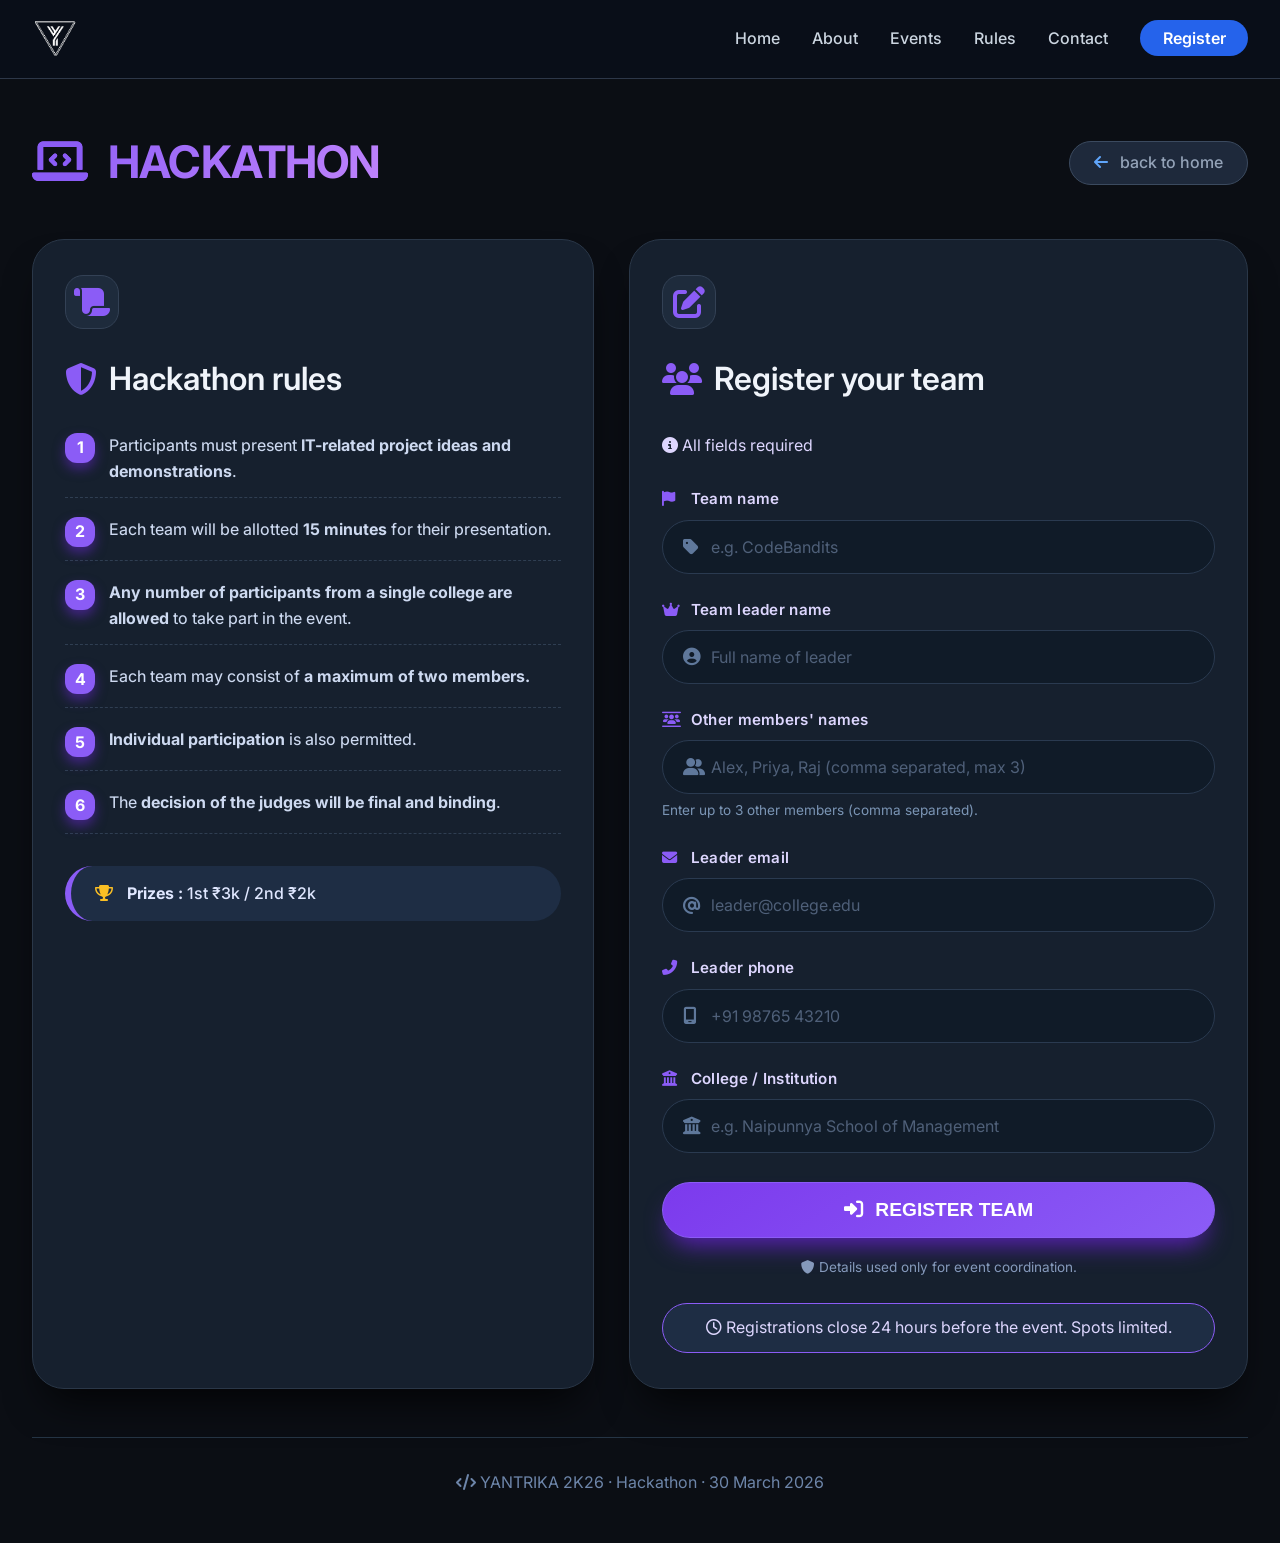
<file: Yantrika website/hackathon.html>
<!DOCTYPE html>
<html lang="en">

<head>
    <meta charset="UTF-8" />
    <meta name="viewport" content="width=device-width, initial-scale=1.0, maximum-scale=1.0, user-scalable=no" />
    <title>Yantrika 2K26 · Hackathon</title>
    <!-- same fontawesome & google font for consistency -->
    <link rel="stylesheet" href="https://cdnjs.cloudflare.com/ajax/libs/font-awesome/6.6.0/css/all.min.css" />
    <link
        href="https://fonts.googleapis.com/css2?family=Inter:opsz,wght@14..32,400;14..32,500;14..32,600;14..32,700&display=swap"
        rel="stylesheet" />
    <link rel="icon" type="image/x-icon" href="./yantrika-images/Untitled_design__2_-removebg-preview.png">
    <style>
        * {
            margin: 0;
            padding: 0;
            box-sizing: border-box;
        }
html {
            overflow-x: hidden;
        }

        body {
            font-family: 'Inter', sans-serif;
            background: #0b0e14;
            color: #e2e8f0;
            line-height: 1.6;
            min-height: 100vh;
            display: flex;
            flex-direction: column;
        }

        /* ---------- navbar (matches home page style) ---------- */
        header {
            background: rgba(10, 15, 25, 0.95);
            backdrop-filter: blur(10px);
            border-bottom: 1px solid #2d3748;
            position: sticky;
            top: 0;
            z-index: 100;
        }

        .navbar {
            max-width: 1300px;
            margin: 0 auto;
            padding: 0.8rem 2rem;
            display: flex;
            align-items: center;
            justify-content: space-between;
        }

        .nav-logo img {
            height: 70px;
            width: auto;
        }

        .nav-menu {
            display: flex;
            list-style: none;
            gap: 2rem;
            align-items: center;
        }

        .nav-link {
            text-decoration: none;
            color: #cbd5e0;
            font-weight: 500;
            transition: color 0.2s;
            font-size: 1rem;
        }

        .nav-link:hover {
            color: #60a5fa;
        }

        .register-link {
            background: #2563eb;
            color: white;
            padding: 0.5rem 1.4rem;
            border-radius: 40px;
            font-weight: 600;
        }

        .register-link:hover {
            background: #3b82f6;
            color: white;
        }

        #menu-open-button,
        #menu-close-button {
            display: none;
            background: none;
            border: none;
            color: white;
            font-size: 1.8rem;
            cursor: pointer;
        }

        /* ---------- main hackathon container ---------- */
        .hack-main {
            flex: 1;
            max-width: 1300px;
            margin: 3rem auto;
            padding: 0 2rem;
            width: 100%;
        }

        /* header with title & back */
        .page-header {
            display: flex;
            justify-content: space-between;
            align-items: center;
            margin-bottom: 2.5rem;
            flex-wrap: wrap;
            gap: 1rem;
        }

        .page-header h1 {
            font-size: 2.8rem;
            font-weight: 700;
            background: linear-gradient(130deg, #8b5cf6, #c084fc);
            -webkit-background-clip: text;
            background-clip: text;
            color: transparent;
            letter-spacing: -0.02em;
        }

        .page-header h1 i {
            color: #8b5cf6;
            margin-right: 12px;
            background: none;
            -webkit-background-clip: unset;
            background-clip: unset;
            color: #8b5cf6;
        }

        .home-badge {
            background: #1e293b;
            padding: 0.5rem 1.5rem;
            border-radius: 60px;
            border: 1px solid #3b4a5f;
            font-weight: 500;
        }

        .home-badge a {
            color: #94a3b8;
            text-decoration: none;
        }

        .home-badge i {
            margin-right: 8px;
            color: #60a5fa;
        }

        /* two column layout */
        .th-grid {
            display: grid;
            grid-template-columns: 1fr 1.1fr;
            gap: 2.2rem;
            margin-top: 1rem;
        }

        /* common card style */
        .rules-card,
        .form-card {
            background: #16202e;
            border-radius: 2rem;
            padding: 2.2rem 2rem;
            box-shadow: 0 25px 40px -15px rgba(0, 0, 0, 0.8);
            border: 1px solid #2a3748;
            backdrop-filter: blur(4px);
            transition: transform 0.2s ease, border-color 0.2s;
        }

        .rules-card:hover,
        .form-card:hover {
            border-color: #8b5cf6;
            transform: translateY(-5px);
        }

        .card-icon {
            display: inline-flex;
            align-items: center;
            justify-content: center;
            width: 54px;
            height: 54px;
            background: #1e2b3c;
            border-radius: 18px;
            color: #8b5cf6;
            font-size: 2rem;
            margin-bottom: 1.5rem;
            border: 1px solid #334155;
        }

        h2 {
            font-size: 2rem;
            font-weight: 600;
            margin-bottom: 1.8rem;
            display: flex;
            align-items: center;
            gap: 12px;
            color: #f0f4fa;
        }

        h2 i {
            color: #8b5cf6;
            font-size: 2rem;
        }

        /* rules list */
        .rules-list {
            list-style: none;
        }

        .rules-list li {
            display: flex;
            align-items: flex-start;
            gap: 14px;
            margin-bottom: 1.2rem;
            padding-bottom: 0.8rem;
            border-bottom: 1px dashed #2f3e52;
        }

        .rule-num {
            background: #8b5cf6;
            color: white;
            width: 30px;
            height: 30px;
            border-radius: 12px;
            display: inline-flex;
            align-items: center;
            justify-content: center;
            font-weight: 700;
            font-size: 1rem;
            flex-shrink: 0;
            box-shadow: 0 6px 12px #6d28d980;
        }

        .rule-text {
            flex: 1;
            color: #cdd9f0;
            font-weight: 450;
        }

        .rule-highlight {
            background: #7c3aed;
            color: #ede9fe;
            padding: 0.2rem 0.9rem;
            border-radius: 30px;
            font-size: 0.9rem;
            font-weight: 600;
            margin-left: 8px;
            white-space: nowrap;
        }

        .prize-note {
            background: #1e2d44;
            border-radius: 50px;
            padding: 0.9rem 1.5rem;
            margin-top: 2rem;
            border-left: 6px solid #8b5cf6;
            font-weight: 500;
            color: #e0e7ff;
        }

        .prize-note i {
            color: #fbbf24;
            margin-right: 10px;
        }

        /* ---------- form styling ---------- */
        .form-group {
            margin-bottom: 1.5rem;
        }

        label {
            display: block;
            font-weight: 600;
            font-size: 0.95rem;
            margin-bottom: 0.5rem;
            color: #ddd6fe;
            letter-spacing: 0.3px;
        }

        label i {
            width: 24px;
            color: #8b5cf6;
        }

        .input-wrapper {
            display: flex;
            align-items: center;
            background: #101b28;
            border-radius: 60px;
            padding: 0.1rem 1.2rem;
            border: 1.5px solid #2a3a50;
            transition: all 0.2s;
        }

        .input-wrapper:hover,
        .input-wrapper:focus-within {
            border-color: #8b5cf6;
            box-shadow: 0 0 0 3px #6d28d980;
        }

        .input-wrapper i {
            color: #5f789b;
            font-size: 1.1rem;
            width: 30px;
        }

        input {
            width: 100%;
            padding: 0.9rem 0;
            background: transparent;
            border: none;
            font-size: 1rem;
            font-family: 'Inter', sans-serif;
            color: #edf2f7;
            outline: none;
        }

        input::placeholder {
            color: #4f6079;
            font-weight: 400;
        }

        .btn-register {
            background: linear-gradient(145deg, #7c3aed, #8b5cf6);
            border: none;
            color: white;
            font-weight: 700;
            font-size: 1.2rem;
            padding: 1rem 2rem;
            border-radius: 60px;
            width: 100%;
            cursor: pointer;
            display: flex;
            align-items: center;
            justify-content: center;
            gap: 12px;
            margin-top: 1.8rem;
            border: 1px solid #8b5cf6;
            box-shadow: 0 15px 25px -8px #5b21b6;
            transition: all 0.2s;
        }

        .btn-register:hover:not(:disabled) {
            background: linear-gradient(145deg, #8b5cf6, #a78bfa);
            transform: scale(1.02);
            box-shadow: 0 20px 30px -8px #5b21b6;
        }

        .btn-register:disabled {
            opacity: 0.65;
            cursor: not-allowed;
        }

        .success-message {
            background: #0f371f;
            color: #b8f3c5;
            border-radius: 60px;
            padding: 0.9rem 1.5rem;
            text-align: center;
            font-weight: 600;
            margin-top: 1.8rem;
            display: none;
            align-items: center;
            justify-content: center;
            gap: 12px;
            border: 1px solid #2e7d5e;
        }

        .success-message.show {
            display: flex;
        }

        .success-message i {
            font-size: 1.5rem;
            color: #4ade80;
        }

        small {
            display: block;
            margin-top: 1.2rem;
            color: #8599bb;
            font-size: 0.85rem;
            text-align: center;
        }

        .footer-note {
            margin-top: 3rem;
            text-align: center;
            color: #6d85a9;
            border-top: 1px solid #253545;
            padding-top: 2rem;
        }

        .footer-note a {
            color: #90caf9;
            text-decoration: none;
            font-weight: 500;
        }

        /* --- mobile menu improvements --- */
        @media (max-width: 700px) {
            .navbar {
                padding: 0.8rem 1.5rem;
            }

            .nav-menu {
                position: fixed;
                top: 0;
                right: -100%;
                width: 280px;
                height: 100vh;
                background: #0f172a;
                flex-direction: column;
                padding: 5rem 2rem;
                transition: right 0.3s ease;
                box-shadow: -5px 0 30px black;
                z-index: 200;
                overflow-y: auto;
            }

            body.show-mobile-menu .nav-menu {
                right: 0;
            }

            body.show-mobile-menu {
                overflow: hidden;
            }

            #menu-open-button {
                display: block;
            }

            #menu-close-button {
                display: block;
                position: absolute;
                top: 1.5rem;
                right: 1.5rem;
            }
        }

        /* responsiveness for other sections */
        @media (max-width: 1024px) {
            .th-grid {
                gap: 1.5rem;
            }

            .rules-card,
            .form-card {
                padding: 1.8rem 1.5rem;
            }
        }

        @media (max-width: 900px) {
            .th-grid {
                grid-template-columns: 1fr;
            }

            .page-header h1 {
                font-size: 2.3rem;
            }
        }

        @media (max-width: 500px) {
            .hack-main {
                margin: 1.5rem auto;
                padding: 0 1rem;
            }

            .page-header {
                margin-bottom: 1.5rem;
                flex-direction: column;
                align-items: flex-start;
                gap: 0.8rem;
            }

            .page-header h1 {
                font-size: 1.8rem;
            }

            .home-badge {
                padding: 0.4rem 1rem;
                font-size: 0.9rem;
            }

            .rules-card,
            .form-card {
                padding: 1.5rem 1.2rem;
                border-radius: 1.2rem;
            }

            .card-icon {
                width: 44px;
                height: 44px;
                font-size: 1.6rem;
                margin-bottom: 1rem;
                border-radius: 14px;
            }

            h2 {
                font-size: 1.5rem;
                margin-bottom: 1.2rem;
            }

            h2 i {
                font-size: 1.5rem;
            }

            .rules-list li {
                gap: 10px;
                font-size: 0.95rem;
            }

            .rule-num {
                width: 26px;
                height: 26px;
                font-size: 0.9rem;
                border-radius: 8px;
            }

            .input-wrapper {
                padding: 0.1rem 1rem;
            }

            input {
                font-size: 0.95rem;
            }

            .btn-register {
                padding: 0.9rem 1.2rem;
                font-size: 1.05rem;
            }

            .prize-note {
                padding: 0.8rem 1rem;
                font-size: 0.9rem;
                margin-top: 1.5rem;
            }

            .footer-note {
                font-size: 0.85rem;
                padding: 1.5rem 1rem 0;
            }
        }
    </style>
</head>

<body>
    <!-- navbar (same as home) -->
    <header>
        <nav class="navbar">
            <a href="index.html" class="nav-logo">
                <img src="./yantrika-images/yantrika.png" alt="Yantrika Logo" style="height:45px;">
            </a>
            <ul class="nav-menu">
                <button id="menu-close-button" class="fas fa-times"></button>
                <li class="nav-item"><a href="index.html" class="nav-link">Home</a></li>
                <li class="nav-item"><a href="index.html#about" class="nav-link">About</a></li>
                <li class="nav-item"><a href="index.html#events" class="nav-link">Events</a></li>
                <li class="nav-item"><a href="index.html#rules" class="nav-link">Rules</a></li>
                <li class="nav-item"><a href="index.html#contact" class="nav-link">Contact</a></li>
                <li class="nav-item"><a href="index.html#events" class="nav-link register-link">Register</a></li>
            </ul>
            <button id="menu-open-button" class="fas fa-bars"></button>
        </nav>
    </header>

    <main class="hack-main">
        <!-- page header -->
        <div class="page-header">
            <h1><i class="fas fa-laptop-code"></i> HACKATHON</h1>
            <div class="home-badge">
                <a href="index.html"><i class="fas fa-arrow-left"></i> back to home</a>
            </div>
        </div>

        <!-- two content columns: rules & registration -->
        <div class="th-grid">
            <!-- LEFT: RULES CARD (hackathon specific) -->
            <div class="rules-card">
                <div class="card-icon"><i class="fas fa-scroll"></i></div>
                <h2><i class="fas fa-shield-halved"></i> Hackathon rules</h2>
                <ul class="rules-list">

    <li>
        <span class="rule-num">1</span>
        <span class="rule-text">Participants must present <strong>IT-related project ideas and demonstrations</strong>.</span>
    </li>

    <li>
        <span class="rule-num">2</span>
        <span class="rule-text">Each team will be allotted <strong>15 minutes</strong> for their presentation.</span>
    </li>

    <li>
        <span class="rule-num">3</span>
        <span class="rule-text"><strong>Any number of participants from a single college are allowed </strong> to  take part in the event.</span>
    </li>

    <li>
        <span class="rule-num">4</span>
        <span class="rule-text">Each team may consist of <strong>a maximum of two members.</strong></span>
    </li>

    <li>
        <span class="rule-num">5</span>
        <span class="rule-text"><strong>Individual participation </strong> is also permitted.</span>
    </li>

    <li>
        <span class="rule-num">6</span>
        <span class="rule-text">The <strong>decision of the judges will be final and binding</strong>.</span>
    </li>

    <!-- <li>
        <span class="rule-num">7</span>
        <span class="rule-text">Each presentation must include <strong>Introduction, Contents, Summary & Conclusion</strong>.</span>
    </li>

    <li>
        <span class="rule-num">8</span>
        <span class="rule-text">PPT should contain a <strong>minimum of 15 slides and maximum of 20 slides</strong>.</span>
    </li>

    <li>
        <span class="rule-num">9</span>
        <span class="rule-text">Each slide must not have more than <strong>8–10 lines</strong>.</span>
    </li>

    <li>
        <span class="rule-num">10</span>
        <span class="rule-text">Include <strong>good quality images</strong> in the presentation.</span>
    </li>

    <li>
        <span class="rule-num">11</span>
        <span class="rule-text">Avoid too many <strong>transitions or animations</strong>.</span>
    </li>

    <li>
        <span class="rule-num">12</span>
        <span class="rule-text">Maintain <strong>eye contact</strong> with the audience.</span>
    </li>

    <li>
        <span class="rule-num">13</span>
        <span class="rule-text"><strong>Engage the audience</strong> during presentation.</span>
    </li>

    <li>
        <span class="rule-num">14</span>
        <span class="rule-text">Start strongly and use your <strong>voice effectively</strong>.</span>
    </li>

    <li>
        <span class="rule-num">15</span>
        <span class="rule-text">Keep your <strong>posture open and confident</strong>.</span>
    </li>

    <li>
        <span class="rule-num">16</span>
        <span class="rule-text"><strong>Judges' decision will be final</strong>.</span>
    </li> -->

</ul>
                <div class="prize-note">
                    <i class="fas fa-trophy"></i> <strong>Prizes :</strong> 1st ₹3k / 2nd ₹2k
                </div>
            </div>

            <!-- RIGHT: REGISTRATION FORM CARD (team) -->
            <div class="form-card">
                <div class="card-icon"><i class="fas fa-pen-to-square"></i></div>
                <h2><i class="fas fa-users"></i> Register your team</h2>
                <p style="margin-bottom: 1.8rem; color: #ddd6fe;"><i class="fas fa-info-circle"></i> All fields required
                </p>

                <form id="hackForm">
                    <!-- Team name -->
                    <div class="form-group">
                        <label><i class="fas fa-flag"></i> Team name</label>
                        <div class="input-wrapper">
                            <i class="fas fa-tag"></i>
                            <input type="text" id="teamName" placeholder="e.g. CodeBandits" required>
                        </div>
                    </div>

                    <!-- Leader name -->
                    <div class="form-group">
                        <label><i class="fas fa-crown"></i> Team leader name</label>
                        <div class="input-wrapper">
                            <i class="fas fa-user-circle"></i>
                            <input type="text" id="leaderName" placeholder="Full name of leader" required>
                        </div>
                    </div>

                    <!-- Other members (single field) -->
                    <div class="form-group">
                        <label><i class="fas fa-users-between-lines"></i> Other members' names</label>
                        <div class="input-wrapper">
                            <i class="fas fa-user-group"></i>
                            <input type="text" id="membersInput" placeholder="Alex, Priya, Raj (comma separated, max 3)"
                                required>
                        </div>
                        <small style="display: block; margin-top: 6px; color: #7b95b5; text-align: left;">Enter up to 3
                            other members (comma separated).</small>
                    </div>

                    <!-- Leader email -->
                    <div class="form-group">
                        <label><i class="fas fa-envelope"></i> Leader email</label>
                        <div class="input-wrapper">
                            <i class="fas fa-at"></i>
                            <input type="email" id="leaderEmail" placeholder="leader@college.edu" required>
                        </div>
                    </div>

                    <!-- Leader phone -->
                    <div class="form-group">
                        <label><i class="fas fa-phone-alt"></i> Leader phone</label>
                        <div class="input-wrapper">
                            <i class="fas fa-mobile-screen"></i>
                            <input type="tel" id="leaderPhone" placeholder="+91 98765 43210" required>
                        </div>
                    </div>

                    <!-- College -->
                    <div class="form-group">
                        <label><i class="fas fa-building-columns"></i> College / Institution</label>
                        <div class="input-wrapper">
                            <i class="fas fa-university"></i>
                            <input type="text" id="college" placeholder="e.g. Naipunnya School of Management" required>
                        </div>
                    </div>

                    <button type="submit" class="btn-register" id="registerBtn">
                        <i class="fas fa-right-to-bracket"></i> REGISTER TEAM
                    </button>
                    <small><i class="fas fa-shield"></i> Details used only for event coordination.</small>
                </form>

                <!-- success message -->
                <div id="successMsg" class="success-message">
                    <i class="fas fa-circle-check"></i> Team registered! Check your email for theme & guidelines.
                </div>

                <!-- deadline note -->
                <div
                    style="margin-top: 1.5rem; background: #1e2d44; border-radius: 60px; padding: 0.7rem 1rem; color: #ddd6fe; text-align: center; border: 1px solid #8b5cf6;">
                    <i class="far fa-clock"></i> Registrations close 24 hours before the event. Spots limited.
                </div>
            </div>
        </div>

        <!-- footer hint -->
        <div class="footer-note">
            <i class="fas fa-code"></i> YANTRIKA 2K26 · Hackathon · 30 March 2026
        </div>
    </main>

    <script>
        (function () {
            // ---------- mobile menu toggle ----------
            const menuOpen = document.getElementById('menu-open-button');
            const menuClose = document.getElementById('menu-close-button');
            const body = document.body;

            if (menuOpen) {
                menuOpen.addEventListener('click', () => {
                    body.classList.toggle('show-mobile-menu');
                });
            }

            if (menuClose) {
                menuClose.addEventListener('click', () => {
                    body.classList.remove('show-mobile-menu');
                });
            }

            document.querySelectorAll('.nav-link').forEach(link => {
                link.addEventListener('click', () => {
                    body.classList.remove('show-mobile-menu');
                });
            });

            // ---------- hackathon form handling (demo) ----------
            const form = document.getElementById('hackForm');
            const successDiv = document.getElementById('successMsg');
            const registerBtn = document.getElementById('registerBtn');

            form.addEventListener('submit', async function (e) {
                e.preventDefault();

                const data = {
                    team: document.getElementById("teamName").value,
                    leader: document.getElementById("leaderName").value,
                    members: document.getElementById("membersInput").value,
                    email: document.getElementById("leaderEmail").value,
                    phone: document.getElementById("leaderPhone").value,
                    college: document.getElementById("college").value
                };

                registerBtn.disabled = true;
                registerBtn.innerHTML = `<i class="fas fa-spinner fa-spin"></i> Submitting...`;

                await fetch("https://script.google.com/macros/s/AKfycbyiQ4F3xHVRhN_YnJFsfG7Ib6IylaF5epCJ5JIhnVtYhI3Eguo5k0caaHUmvXr9qG0SOQ/exec", {
                    method: "POST",
                    body: JSON.stringify(data)
                });

                successDiv.classList.add('show');
                registerBtn.innerHTML = `<i class="fas fa-check-circle"></i> REGISTERED`;
            });
        })();
    </script>
</body>

</html>
</file>
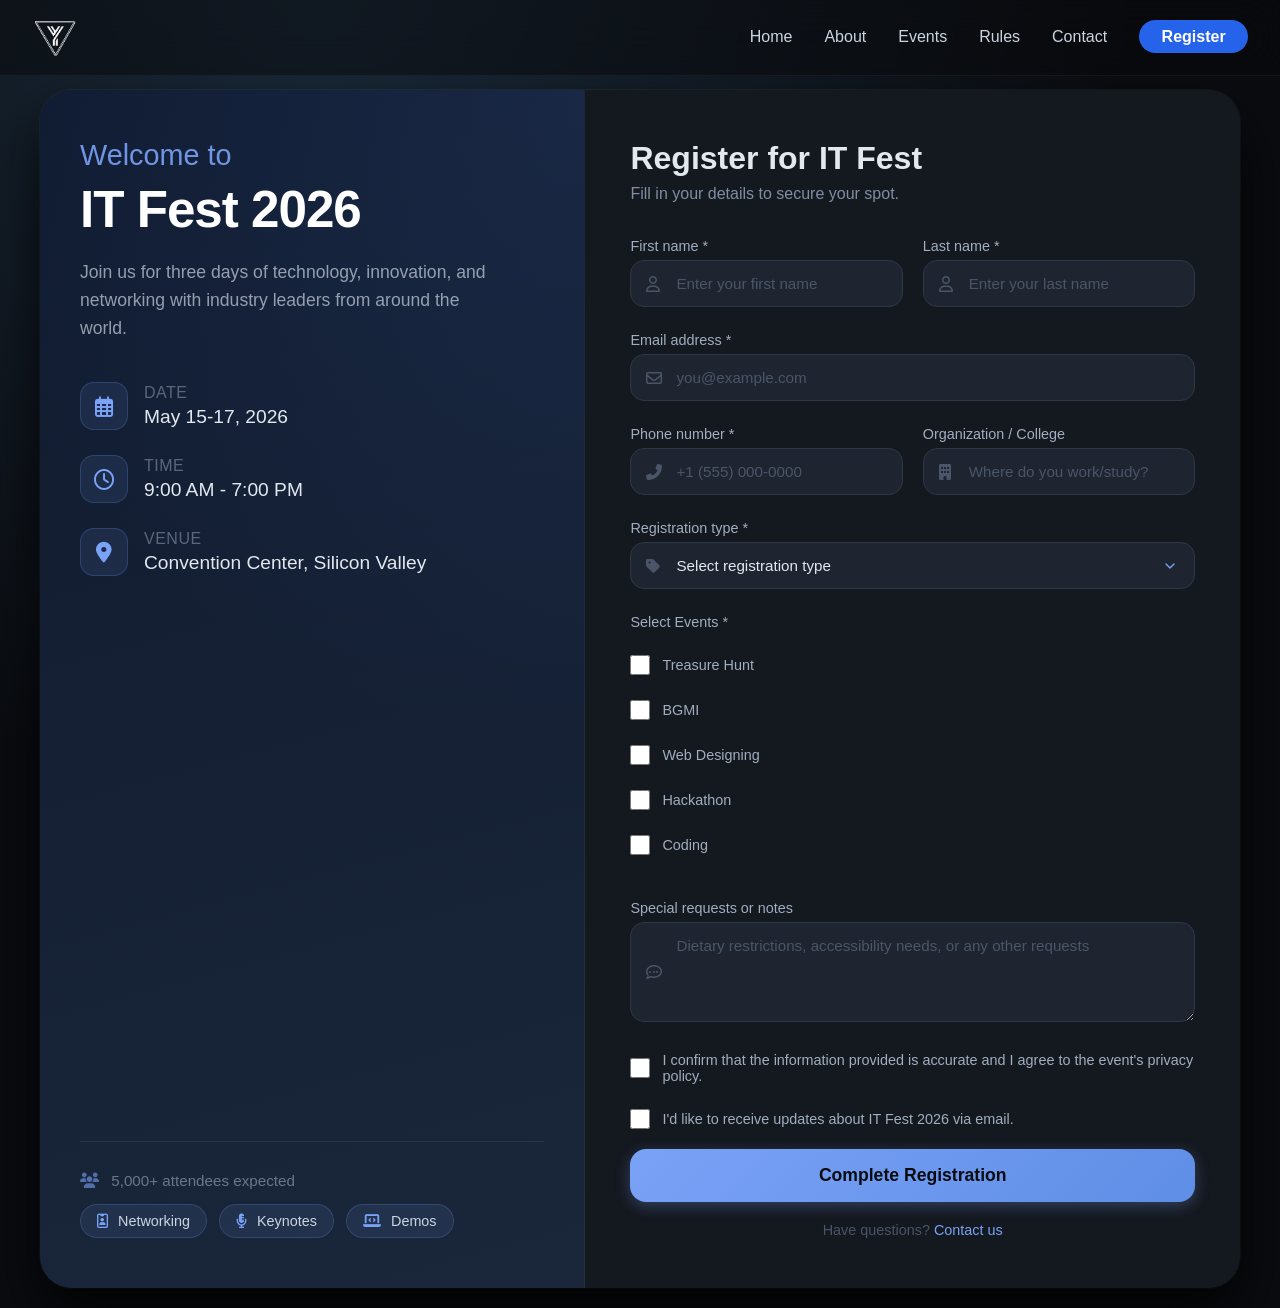
<file: Yantrika website/register.html>
<!DOCTYPE html>
<html lang="en">
<head>
    <meta charset="UTF-8">
     <meta name="viewport" content="width=device-width, initial-scale=1.0, maximum-scale=1.0, user-scalable=no" />
    <title>IT Fest 2026 | Registration</title>
    <!-- Font Awesome for icons -->
    <link rel="stylesheet" href="https://cdnjs.cloudflare.com/ajax/libs/font-awesome/6.4.0/css/all.min.css">
    <style>
        * {
            margin: 0;
            padding: 0;
            box-sizing: border-box;
            font-family: 'Inter', -apple-system, BlinkMacSystemFont, 'Segoe UI', sans-serif;
        }
html {
            overflow-x: hidden;
        }
        /* === NAVBAR === */
header {
  position: fixed;
  top: 0;
  width: 100%;
  z-index: 100;
  background: rgba(9, 9, 11, 0.5);
  backdrop-filter: blur(24px);
  -webkit-backdrop-filter: blur(24px);
  border-bottom: 1px solid rgba(255, 255, 255, 0.05);
  transition: var(--transition);
}
header.scrolled {
  background: rgba(9, 9, 11, 0.92);
  box-shadow: 0 4px 40px rgba(0, 0, 0, 0.5);
}

        .navbar {
            max-width: 1300px;
            margin: 0 auto;
            padding: 0.8rem 2rem;
            display: flex;
            align-items: center;
            justify-content: space-between;
        }

        .nav-logo img {
            height: 70px;
            width: auto;
        }

        .nav-menu {
            display: flex;
            list-style: none;
            gap: 2rem;
            align-items: center;
        }

        .nav-link {
            text-decoration: none;
            color: #cbd5e0;
            font-weight: 500;
            transition: color 0.2s;
            font-size: 1rem;
        }

        .nav-link:hover {
            color: #60a5fa;
        }

        .register-link {
            background: #2563eb;
            color: white;
            padding: 0.5rem 1.4rem;
            border-radius: 40px;
            font-weight: 600;
        }

        .register-link:hover {
            background: #3b82f6;
            color: white;
        }

        #menu-open-button,
        #menu-close-button {
            display: none;
            background: none;
            border: none;
            color: white;
            font-size: 1.8rem;
            cursor: pointer;
        }

        body {
            min-height: 100vh;
            background: #0A0C10;
            background-image: radial-gradient(circle at 25% 0%, #1a2a3a 0%, #0A0C10 50%);
            display: flex;
            align-items: center;
            justify-content: center;
            padding: 20px;
        }

        .container {
            width: 100%;
            max-width: 1200px;
            background: #14181F;
            border-radius: 32px;
            box-shadow: 0 30px 60px rgba(0, 0, 0, 0.8), 0 0 0 1px rgba(255, 255, 255, 0.05);
            overflow: hidden;
            display: grid;
            grid-template-columns: 1fr 1.2fr;
            backdrop-filter: blur(10px);
            margin-top: 70px;
        }

        /* Left side - Event branding (dark) */
        .event-brand {
            background: linear-gradient(165deg, #0F1A2F 0%, #1A2639 100%);
            padding: 50px 40px;
            color: #fff;
            display: flex;
            flex-direction: column;
            position: relative;
            border-right: 1px solid rgba(255, 255, 255, 0.05);
        }

        .event-brand::after {
            content: '';
            position: absolute;
            top: 0;
            left: 0;
            right: 0;
            bottom: 0;
            background: radial-gradient(circle at 100% 0%, rgba(100, 150, 255, 0.1) 0%, transparent 50%);
            pointer-events: none;
        }

        .event-brand h1 {
            font-size: 3.2rem;
            font-weight: 700;
            line-height: 1.1;
            margin-bottom: 20px;
            letter-spacing: -0.02em;
            position: relative;
            z-index: 1;
        }

        .event-brand h1 span {
            color: #7AA2F7;
            display: block;
            font-size: 1.8rem;
            font-weight: 400;
            margin-bottom: 10px;
            letter-spacing: normal;
            opacity: 0.9;
        }

        .event-description {
            font-size: 1.1rem;
            line-height: 1.6;
            opacity: 0.7;
            margin-bottom: 40px;
            max-width: 90%;
            position: relative;
            z-index: 1;
            color: #CBD5E0;
        }

        .event-details {
            display: flex;
            flex-direction: column;
            gap: 25px;
            margin-bottom: 40px;
            position: relative;
            z-index: 1;
        }

        .detail-item {
            display: flex;
            align-items: center;
            gap: 16px;
        }

        .detail-icon {
            width: 48px;
            height: 48px;
            background: rgba(122, 162, 247, 0.1);
            border-radius: 14px;
            display: flex;
            align-items: center;
            justify-content: center;
            font-size: 1.3rem;
            color: #7AA2F7;
            border: 1px solid rgba(122, 162, 247, 0.2);
        }

        .detail-text h4 {
            font-size: 1rem;
            font-weight: 500;
            opacity: 0.5;
            margin-bottom: 4px;
            text-transform: uppercase;
            letter-spacing: 0.5px;
            color: #A0AEC0;
        }

        .detail-text p {
            font-size: 1.2rem;
            font-weight: 500;
            color: #E2E8F0;
        }

        .event-highlight {
            margin-top: auto;
            padding-top: 30px;
            border-top: 1px solid rgba(255, 255, 255, 0.08);
            position: relative;
            z-index: 1;
        }

        .highlight-text {
            font-size: 0.95rem;
            opacity: 0.6;
            margin-bottom: 15px;
            color: #A0AEC0;
        }

        .highlight-text i {
            color: #7AA2F7;
        }

        .badge-group {
            display: flex;
            gap: 12px;
            flex-wrap: wrap;
        }

        .badge {
            background: rgba(122, 162, 247, 0.1);
            padding: 8px 16px;
            border-radius: 40px;
            font-size: 0.9rem;
            font-weight: 500;
            color: #CBD5E0;
            border: 1px solid rgba(122, 162, 247, 0.2);
        }

        .badge i {
            color: #7AA2F7;
            margin-right: 6px;
        }

        /* Right side - Registration form (dark) */
        .registration-section {
            padding: 50px 45px;
            background: #14181F;
        }

        .section-header {
            margin-bottom: 35px;
        }

        .section-header h2 {
            font-size: 2rem;
            color: #E2E8F0;
            font-weight: 600;
            margin-bottom: 8px;
        }

        .section-header p {
            color: #7F8EA3;
            font-size: 1rem;
        }

        .form-grid {
            display: grid;
            grid-template-columns: repeat(2, 1fr);
            gap: 20px;
        }

        .form-group {
            margin-bottom: 5px;
        }

        .form-group.full-width {
            grid-column: span 2;
        }

        label {
            display: block;
            font-size: 0.9rem;
            font-weight: 500;
            color: #A0AEC0;
            margin-bottom: 6px;
        }

        .input-wrapper {
            position: relative;
            display: flex;
            align-items: center;
        }

        .input-wrapper i {
            position: absolute;
            left: 16px;
            color: #4A5568;
            font-size: 1rem;
            transition: color 0.2s;
            z-index: 1;
        }

        input, select, textarea {
            width: 100%;
            padding: 14px 16px 14px 45px;
            border: 1.5px solid #2D3748;
            border-radius: 14px;
            font-size: 0.95rem;
            transition: all 0.2s;
            background: #1E2530;
            color: #E2E8F0;
        }

        input::placeholder, textarea::placeholder {
            color: #4A5568;
        }

        textarea {
            padding: 14px 16px 14px 45px;
            min-height: 100px;
            resize: vertical;
            font-family: inherit;
        }

        select {
            appearance: none;
            background-image: url("data:image/svg+xml;charset=UTF-8,%3csvg xmlns='http://www.w3.org/2000/svg' viewBox='0 0 24 24' fill='none' stroke='%237AA2F7' stroke-width='2' stroke-linecap='round' stroke-linejoin='round'%3e%3cpolyline points='6 9 12 15 18 9'%3e%3c/polyline%3e%3c/svg%3e");
            background-repeat: no-repeat;
            background-position: right 16px center;
            background-size: 16px;
        }

        select option {
            background: #1E2530;
            color: #E2E8F0;
        }

        input:focus, select:focus, textarea:focus {
            outline: none;
            border-color: #7AA2F7;
            background: #252F3C;
            box-shadow: 0 4px 12px rgba(122, 162, 247, 0.2);
        }

        input:focus + i, select:focus + i, textarea:focus + i {
            color: #7AA2F7;
        }

        .checkbox-group {
            display: flex;
            align-items: center;
            gap: 12px;
            margin: 25px 0 20px;
        }

        .checkbox-group input[type="checkbox"] {
            width: 20px;
            height: 20px;
            accent-color: #7AA2F7;
            margin: 0;
            padding: 0;
            flex-shrink: 0;
            background: #1E2530;
            border: 1.5px solid #2D3748;
        }

        .checkbox-group label {
            margin: 0;
            font-weight: 400;
            color: #A0AEC0;
        }

        .btn-register {
            width: 100%;
            padding: 16px;
            background: linear-gradient(135deg, #7AA2F7 0%, #5f8ee6 100%);
            color: #0A0C10;
            border: none;
            border-radius: 16px;
            font-size: 1.1rem;
            font-weight: 600;
            cursor: pointer;
            transition: all 0.2s;
            display: flex;
            align-items: center;
            justify-content: center;
            gap: 10px;
            box-shadow: 0 4px 15px rgba(122, 162, 247, 0.3);
        }

        .btn-register:hover {
            background: linear-gradient(135deg, #8bb3ff 0%, #7AA2F7 100%);
            transform: translateY(-2px);
            box-shadow: 0 8px 25px rgba(122, 162, 247, 0.4);
            color: #000;
        }

        .btn-register i {
            font-size: 1rem;
            transition: transform 0.2s;
        }

        .btn-register:hover i {
            transform: translateX(5px);
        }

        .form-footer {
            text-align: center;
            margin-top: 20px;
            color: #4A5568;
            font-size: 0.9rem;
        }

        .form-footer a {
            color: #7AA2F7;
            text-decoration: none;
            font-weight: 500;
            transition: color 0.2s;
        }

        .form-footer a:hover {
            color: #9bb9ff;
            text-decoration: underline;
        }

        /* Custom scrollbar for dark mode */
        ::-webkit-scrollbar {
            width: 10px;
        }

        ::-webkit-scrollbar-track {
            background: #1E2530;
        }

        ::-webkit-scrollbar-thumb {
            background: #3A4556;
            border-radius: 5px;
        }

        ::-webkit-scrollbar-thumb:hover {
            background: #4A5568;
        }

        /* Responsive */
        @media (max-width: 900px) {
            .container {
                grid-template-columns: 1fr;
                max-width: 600px;
            }
            
            .event-brand {
                padding: 40px 30px;
                border-right: none;
                border-bottom: 1px solid rgba(255, 255, 255, 0.05);
            }
            
            .event-brand h1 {
                font-size: 2.5rem;
            }
        }

        @media (max-width: 600px) {
            .form-grid {
                grid-template-columns: 1fr;
            }
            
            .form-group.full-width {
                grid-column: span 1;
            }
            
            .registration-section {
                padding: 35px 25px;
            }
            
            .badge-group {
                flex-direction: column;
            }
        }

        @media (max-width: 700px) {
            .navbar {
                padding: 0.8rem 1.5rem;
            }

            .nav-menu {
                position: fixed;
                top: 0;
                right: -100%;
                width: 280px;
                height: 100vh;
                background: #0f172a;
                flex-direction: column;
                padding: 5rem 2rem;
                transition: right 0.3s ease;
                box-shadow: -5px 0 30px black;
                z-index: 200;
                overflow-y: auto;
            }

            body.show-mobile-menu .nav-menu {
                right: 0;
            }

            body.show-mobile-menu {
                overflow: hidden;
            }

            #menu-open-button {
                display: block;
            }

            #menu-close-button {
                display: block;
                position: absolute;
                top: 1.5rem;
                right: 1.5rem;
            }
        }

        /* responsiveness for other sections */
        @media (max-width: 1024px) {
            .th-grid {
                gap: 1.5rem;
            }

            .rules-card,
            .form-card {
                padding: 1.8rem 1.5rem;
            }
        }

        @media (max-width: 900px) {
            .th-grid {
                grid-template-columns: 1fr;
            }

            .page-header h1 {
                font-size: 2.3rem;
            }
        }

        @media (max-width: 500px) {
            .hack-main {
                margin: 1.5rem auto;
                padding: 0 1rem;
            }

            .page-header {
                margin-bottom: 1.5rem;
                flex-direction: column;
                align-items: flex-start;
                gap: 0.8rem;
            }

            .page-header h1 {
                font-size: 1.8rem;
            }

            .home-badge {
                padding: 0.4rem 1rem;
                font-size: 0.9rem;
            }

            .rules-card,
            .form-card {
                padding: 1.5rem 1.2rem;
                border-radius: 1.2rem;
            }

            .card-icon {
                width: 44px;
                height: 44px;
                font-size: 1.6rem;
                margin-bottom: 1rem;
                border-radius: 14px;
            }

            h2 {
                font-size: 1.5rem;
                margin-bottom: 1.2rem;
            }

            h2 i {
                font-size: 1.5rem;
            }

            .rules-list li {
                gap: 10px;
                font-size: 0.95rem;
            }

            .rule-num {
                width: 26px;
                height: 26px;
                font-size: 0.9rem;
                border-radius: 8px;
            }

            .input-wrapper {
                padding: 0.1rem 1rem;
            }

            input {
                font-size: 0.95rem;
            }

            .btn-register {
                padding: 0.9rem 1.2rem;
                font-size: 1.05rem;
            }

            .prize-note {
                padding: 0.8rem 1rem;
                font-size: 0.9rem;
                margin-top: 1.5rem;
            }

            .footer-note {
                font-size: 0.85rem;
                padding: 1.5rem 1rem 0;
            }
        }
    </style>
</head>
<body>

    <header>
        <nav class="navbar">
            <a href="index.html" class="nav-logo">
                <img src="./yantrika-images/yantrika.png" alt="Yantrika Logo" style="height:45px;">
            </a>
            <ul class="nav-menu">
                <button id="menu-close-button" class="fas fa-times"></button>
                <li class="nav-item"><a href="index.html" class="nav-link">Home</a></li>
                <li class="nav-item"><a href="index.html#about" class="nav-link">About</a></li>
                <li class="nav-item"><a href="index.html#events" class="nav-link">Events</a></li>
                <li class="nav-item"><a href="index.html#rules" class="nav-link">Rules</a></li>
                <li class="nav-item"><a href="index.html#contact" class="nav-link">Contact</a></li>
                <li class="nav-item"><a
                        href="https://docs.google.com/forms/d/e/1FAIpQLSdMAK3N2_PCzqhsFvhlyOdtZt3FZMfPoFVZkqa5NTaTAF0Fag/viewform?usp=dialog"
                        class="nav-link register-link">Register</a></li>
            </ul>
            <button id="menu-open-button" class="fas fa-bars"></button>
        </nav>
    </header>
    <div class="container">
        <!-- Left side - Event branding (dark mode) -->
        <div class="event-brand">
            <h1>
                <span>Welcome to</span>
                IT Fest 2026
            </h1>
            <p class="event-description">
                Join us for three days of technology, innovation, and networking with industry leaders from around the world.
            </p>

            <div class="event-details">
                <div class="detail-item">
                    <div class="detail-icon"><i class="far fa-calendar-alt"></i></div>
                    <div class="detail-text">
                        <h4>Date</h4>
                        <p>May 15-17, 2026</p>
                    </div>
                </div>

                <div class="detail-item">
                    <div class="detail-icon"><i class="far fa-clock"></i></div>
                    <div class="detail-text">
                        <h4>Time</h4>
                        <p>9:00 AM - 7:00 PM</p>
                    </div>
                </div>

                <div class="detail-item">
                    <div class="detail-icon"><i class="fas fa-map-marker-alt"></i></div>
                    <div class="detail-text">
                        <h4>Venue</h4>
                        <p>Convention Center, Silicon Valley</p>
                    </div>
                </div>
            </div>

            <div class="event-highlight">
                <div class="highlight-text">
                    <i class="fas fa-users" style="margin-right: 8px;"></i>
                    5,000+ attendees expected
                </div>
                <div class="badge-group">
                    <span class="badge"><i class="far fa-id-badge"></i> Networking</span>
                    <span class="badge"><i class="fas fa-microphone-alt"></i> Keynotes</span>
                    <span class="badge"><i class="fas fa-laptop-code"></i> Demos</span>
                </div>
            </div>
        </div>

        <!-- Right side - Registration form (dark mode) -->
        <div class="registration-section">
            <div class="section-header">
                <h2>Register for IT Fest</h2>
                <p>Fill in your details to secure your spot.</p>
            </div>

            <form id="registrationForm">
            <div class="form-grid">
                    <!-- First Name -->
                    <div class="form-group">
                        <label>First name *</label>
                        <div class="input-wrapper">
                            <i class="far fa-user"></i>
                            <input type="text" placeholder="Enter your first name" required>
                        </div>
                    </div>

                    <!-- Last Name -->
                    <div class="form-group">
                        <label>Last name *</label>
                        <div class="input-wrapper">
                            <i class="far fa-user"></i>
                            <input type="text" placeholder="Enter your last name" required>
                        </div>
                    </div>

                    <!-- Email -->
                    <div class="form-group full-width">
                        <label>Email address *</label>
                        <div class="input-wrapper">
                            <i class="far fa-envelope"></i>
                            <input type="email" placeholder="you@example.com" required>
                        </div>
                    </div>

                    <!-- Phone -->
                    <div class="form-group">
                        <label>Phone number *</label>
                        <div class="input-wrapper">
                            <i class="fas fa-phone-alt"></i>
                            <input type="tel" placeholder="+1 (555) 000-0000" required>
                        </div>
                    </div>

                    <!-- Organization -->
                    <div class="form-group">
                        <label>Organization / College</label>
                        <div class="input-wrapper">
                            <i class="fas fa-building"></i>
                            <input type="text" placeholder="Where do you work/study?">
                        </div>
                    </div>

                    <!-- Registration Type -->
                    <div class="form-group full-width">
                        <label>Registration type *</label>
                        <div class="input-wrapper">
                            <i class="fas fa-tag"></i>
                            <select required>
    <option value="" disabled selected>Select registration type</option>
    <option value="student">Student</option>
</select>
                        </div>
                    </div>

                <!-- ADD THIS INSIDE YOUR FORM (after Registration Type) -->

<div class="form-group full-width">
    <label>Select Events *</label>

    <div class="checkbox-group">
        <input type="checkbox" name="events" value="Treasure Hunt">
        <label>Treasure Hunt</label>
    </div>

    <div class="checkbox-group">
        <input type="checkbox" name="events" value="BGMI">
        <label>BGMI</label>
    </div>

    <div class="checkbox-group">
        <input type="checkbox" name="events" value="Web Designing">
        <label>Web Designing</label>
    </div>

    <div class="checkbox-group">
        <input type="checkbox" name="events" value="Hackathon">
        <label>Hackathon</label>
    </div>

    <div class="checkbox-group">
        <input type="checkbox" name="events" value="Coding">
        <label>Coding</label>
    </div>
</div>

                    <!-- Dietary/Notes -->
                    <div class="form-group full-width">
                        <label>Special requests or notes</label>
                        <div class="input-wrapper">
                            <i class="far fa-comment-dots"></i>
                            <textarea placeholder="Dietary restrictions, accessibility needs, or any other requests"></textarea>
                        </div>
                    </div>
                </div>

                <!-- Terms checkbox -->
                <div class="checkbox-group">
                    <input type="checkbox" id="terms" required>
                    <label for="terms">I confirm that the information provided is accurate and I agree to the event's privacy policy.</label>
                </div>

                <!-- Updates checkbox -->
                <div class="checkbox-group">
                    <input type="checkbox" id="updates">
                    <label for="updates">I'd like to receive updates about IT Fest 2026 via email.</label>
                </div>

                <button type="submit" class="btn-register" id="submitBtn">
    <span id="btnText">Complete Registration</span>
    <span id="btnLoader" style="display:none;">
        <i class="fas fa-spinner fa-spin"></i> Sending...
    </span>
</button>

                <div class="form-footer">
                    Have questions? <a href="#">Contact us</a>
                </div>
            </form>
        </div>
    </div>

    <script>
        
const form = document.getElementById("registrationForm");
const btnText = document.getElementById("btnText");
const btnLoader = document.getElementById("btnLoader");
const submitBtn = document.getElementById("submitBtn");

form.addEventListener("submit", async function(e){
    e.preventDefault();

    const inputs = form.querySelectorAll("input, select, textarea");
    const phone = inputs[3].value.trim();

    // Phone validation
    if(!/^[0-9]{10}$/.test(phone)){
        alert("Please enter a valid 10 digit phone number");
        return;
    }

    // Get selected events
    const selectedEvents = Array.from(
        document.querySelectorAll('input[name="events"]:checked')
    ).map(e => e.value);

    if(selectedEvents.length === 0){
        alert("Please select at least one event");
        return;
    }

    const data = {
        first: inputs[0].value,
        last: inputs[1].value,
        email: inputs[2].value,
        phone: phone,
        organization: inputs[4].value,
        type: inputs[5].value,
        events: selectedEvents.join(", "),
        notes: inputs[6].value
    };

    // Show loading
    btnText.style.display = "none";
    btnLoader.style.display = "inline";
    submitBtn.disabled = true;

    try {
        await fetch("https://script.google.com/macros/s/AKfycbyd5WnzF4Q9B_nnZZJLfnxZVSRN7z0LHiRnMvFOlqbVOEJ4emB9z1AMgylHkJiyhcz4/exec",{
            method:"POST",
            body:JSON.stringify(data)
        });

        btnLoader.innerHTML = '<i class="fas fa-check"></i> Submitted';

        setTimeout(()=>{
            form.reset();
            btnLoader.style.display="none";
            btnText.style.display="inline";
            btnLoader.innerHTML='<i class="fas fa-spinner fa-spin"></i> Sending...';
            submitBtn.disabled=false;
        },2000);

    } catch(err){
        alert("Submission failed. Try again.");
        btnLoader.style.display="none";
        btnText.style.display="inline";
        submitBtn.disabled=false;
    }
});

// ---------- mobile menu toggle (fixed: open button now toggles class) ----------
      const menuOpen = document.getElementById('menu-open-button');
      const menuClose = document.getElementById('menu-close-button');
      const body = document.body;

      if (menuOpen) {
        menuOpen.addEventListener('click', () => {
          // Toggle the mobile menu class
          body.classList.toggle('show-mobile-menu');
        });
      }

      if (menuClose) {
        menuClose.addEventListener('click', () => {
          body.classList.remove('show-mobile-menu');
        });
      }

      // close menu when any nav-link is clicked
      document.querySelectorAll('.nav-link').forEach(link => {
        link.addEventListener('click', () => {
          body.classList.remove('show-mobile-menu');
        });
      });
</script>
</body>
</html>
</file>
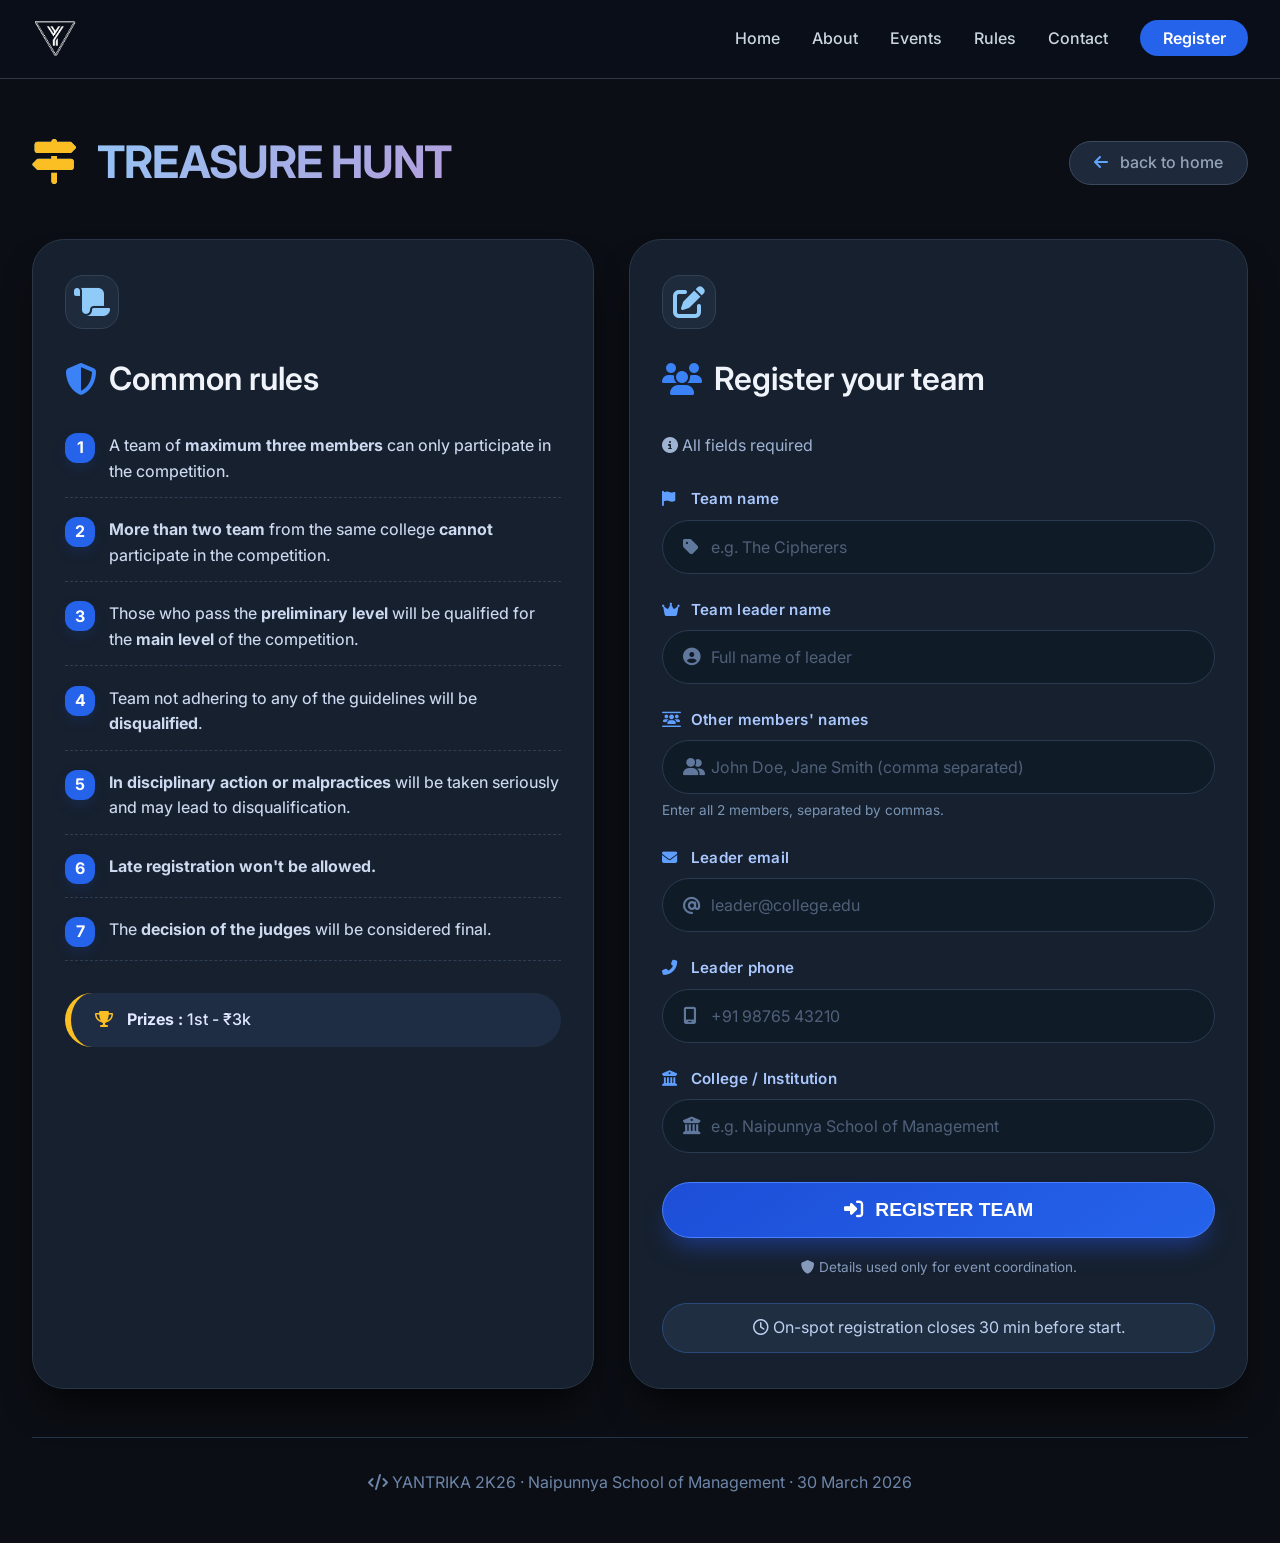
<file: Yantrika website/treasure-hunt.html>
<!DOCTYPE html>
<html lang="en">

<head>
  <meta charset="UTF-8" />
  <meta name="viewport" content="width=device-width, initial-scale=1.0, maximum-scale=1.0, user-scalable=no" />
  <title>Yantrika 2K26 · Treasure Hunt</title>
  <!-- same fontawesome & google font for consistency -->
  <link rel="stylesheet" href="https://cdnjs.cloudflare.com/ajax/libs/font-awesome/6.6.0/css/all.min.css" />
  <link
    href="https://fonts.googleapis.com/css2?family=Inter:opsz,wght@14..32,400;14..32,500;14..32,600;14..32,700&display=swap"
    rel="stylesheet" />
  <link rel="icon" type="image/x-icon" href="./yantrika-images/Untitled_design__2_-removebg-preview.png">
  <style>
    * {
      margin: 0;
      padding: 0;
      box-sizing: border-box;
    }
html {
            overflow-x: hidden;
        }
    body {
      font-family: 'Inter', sans-serif;
      background: #0b0e14;
      /* deep dark base */
      color: #e2e8f0;
      line-height: 1.6;
      min-height: 100vh;
      display: flex;
      flex-direction: column;
    }

    /* ---------- navbar (matches home page style but dark) ---------- */
    header {
      background: rgba(10, 15, 25, 0.95);
      backdrop-filter: blur(10px);
      border-bottom: 1px solid #2d3748;
      position: sticky;
      top: 0;
      z-index: 100;
    }

    .navbar {
      max-width: 1300px;
      margin: 0 auto;
      padding: 0.8rem 2rem;
      display: flex;
      align-items: center;
      justify-content: space-between;
    }

    .nav-logo img {
      height: 70px;
      width: auto;
    }

    .nav-menu {
      display: flex;
      list-style: none;
      gap: 2rem;
      align-items: center;
    }

    .nav-link {
      text-decoration: none;
      color: #cbd5e0;
      font-weight: 500;
      transition: color 0.2s;
      font-size: 1rem;
    }

    .nav-link:hover {
      color: #60a5fa;
      /* accent blue */
    }

    .register-link {
      background: #2563eb;
      color: white;
      padding: 0.5rem 1.4rem;
      border-radius: 40px;
      font-weight: 600;
    }

    .register-link:hover {
      background: #3b82f6;
      color: white;
    }

    #menu-open-button,
    #menu-close-button {
      display: none;
      background: none;
      border: none;
      color: white;
      font-size: 1.8rem;
      cursor: pointer;
    }

    /* ---------- main treasure hunt container ---------- */
    .treasure-main {
      flex: 1;
      max-width: 1300px;
      margin: 3rem auto;
      padding: 0 2rem;
      width: 100%;
    }

    /* header with title & back */
    .page-header {
      display: flex;
      justify-content: space-between;
      align-items: center;
      margin-bottom: 2.5rem;
      flex-wrap: wrap;
      gap: 1rem;
    }

    .page-header h1 {
      font-size: 2.8rem;
      font-weight: 700;
      background: linear-gradient(130deg, #90caf9, #b39ddb);
      -webkit-background-clip: text;
      background-clip: text;
      color: transparent;
      letter-spacing: -0.02em;
    }

    .page-header h1 i {
      color: #fbbf24;
      margin-right: 12px;
      background: none;
      -webkit-background-clip: unset;
      background-clip: unset;
      color: #fbbf24;
      /* gold accent */
    }

    .home-badge {
      background: #1e293b;
      padding: 0.5rem 1.5rem;
      border-radius: 60px;
      border: 1px solid #3b4a5f;
      font-weight: 500;
    }

    .home-badge a {
      color: #94a3b8;
      text-decoration: none;
    }

    .home-badge i {
      margin-right: 8px;
      color: #60a5fa;
    }

    /* two column layout */
    .th-grid {
      display: grid;
      grid-template-columns: 1fr 1.1fr;
      gap: 2.2rem;
      margin-top: 1rem;
    }

    /* common card style */
    .rules-card,
    .form-card {
      background: #16202e;
      /* dark card */
      border-radius: 2rem;
      padding: 2.2rem 2rem;
      box-shadow: 0 25px 40px -15px rgba(0, 0, 0, 0.8);
      border: 1px solid #2a3748;
      backdrop-filter: blur(4px);
      transition: transform 0.2s ease, border-color 0.2s;
    }

    .rules-card:hover,
    .form-card:hover {
      border-color: #3b82f6;
      transform: translateY(-5px);
    }

    .card-icon {
      display: inline-flex;
      align-items: center;
      justify-content: center;
      width: 54px;
      height: 54px;
      background: #1e2b3c;
      border-radius: 18px;
      color: #90caf9;
      font-size: 2rem;
      margin-bottom: 1.5rem;
      border: 1px solid #334155;
    }

    h2 {
      font-size: 2rem;
      font-weight: 600;
      margin-bottom: 1.8rem;
      display: flex;
      align-items: center;
      gap: 12px;
      color: #f0f4fa;
    }

    h2 i {
      color: #3b82f6;
      font-size: 2rem;
    }

    /* rules list */
    .rules-list {
      list-style: none;
    }

    .rules-list li {
      display: flex;
      align-items: flex-start;
      gap: 14px;
      margin-bottom: 1.2rem;
      padding-bottom: 0.8rem;
      border-bottom: 1px dashed #2f3e52;
    }

    .rule-num {
      background: #2563eb;
      color: white;
      width: 30px;
      height: 30px;
      border-radius: 12px;
      display: inline-flex;
      align-items: center;
      justify-content: center;
      font-weight: 700;
      font-size: 1rem;
      flex-shrink: 0;
      box-shadow: 0 6px 12px #1e3a8a40;
    }

    .rule-text {
      flex: 1;
      color: #cdd9f0;
      font-weight: 450;
    }

    .rule-highlight {
      background: #2b4b7c;
      color: #d9e6ff;
      padding: 0.2rem 0.9rem;
      border-radius: 30px;
      font-size: 0.9rem;
      font-weight: 600;
      margin-left: 8px;
      white-space: nowrap;
    }

    .prize-note {
      background: #1e2d44;
      border-radius: 50px;
      padding: 0.9rem 1.5rem;
      margin-top: 2rem;
      border-left: 6px solid #fbbf24;
      font-weight: 500;
      color: #e0e7ff;
    }

    .prize-note i {
      color: #fbbf24;
      margin-right: 10px;
    }

    /* ---------- form styling ---------- */
    .form-group {
      margin-bottom: 1.5rem;
    }

    label {
      display: block;
      font-weight: 600;
      font-size: 0.95rem;
      margin-bottom: 0.5rem;
      color: #aac8ff;
      letter-spacing: 0.3px;
    }

    label i {
      width: 24px;
      color: #5f9eff;
    }

    .input-wrapper {
      display: flex;
      align-items: center;
      background: #101b28;
      border-radius: 60px;
      padding: 0.1rem 1.2rem;
      border: 1.5px solid #2a3a50;
      transition: all 0.2s;
    }

    .input-wrapper:hover,
    .input-wrapper:focus-within {
      border-color: #3b82f6;
      box-shadow: 0 0 0 3px #1e3a8a40;
    }

    .input-wrapper i {
      color: #5f789b;
      font-size: 1.1rem;
      width: 30px;
    }

    input,
    select {
      width: 100%;
      padding: 0.9rem 0;
      background: transparent;
      border: none;
      font-size: 1rem;
      font-family: 'Inter', sans-serif;
      color: #edf2f7;
      outline: none;
    }

    input::placeholder {
      color: #4f6079;
      font-weight: 400;
    }

    .btn-register {
      background: linear-gradient(145deg, #1d4ed8, #2563eb);
      border: none;
      color: white;
      font-weight: 700;
      font-size: 1.2rem;
      padding: 1rem 2rem;
      border-radius: 60px;
      width: 100%;
      cursor: pointer;
      display: flex;
      align-items: center;
      justify-content: center;
      gap: 12px;
      margin-top: 1.8rem;
      border: 1px solid #4880ff;
      box-shadow: 0 15px 25px -8px #1e3a8a;
      transition: all 0.2s;
    }

    .btn-register:hover:not(:disabled) {
      background: linear-gradient(145deg, #2563eb, #3b82f6);
      transform: scale(1.02);
      box-shadow: 0 20px 30px -8px #1e3a8a;
    }

    .btn-register:disabled {
      opacity: 0.65;
      cursor: not-allowed;
    }

    .success-message {
      background: #0f371f;
      color: #b8f3c5;
      border-radius: 60px;
      padding: 0.9rem 1.5rem;
      text-align: center;
      font-weight: 600;
      margin-top: 1.8rem;
      display: none;
      align-items: center;
      justify-content: center;
      gap: 12px;
      border: 1px solid #2e7d5e;
    }

    .success-message.show {
      display: flex;
    }

    .success-message i {
      font-size: 1.5rem;
      color: #4ade80;
    }

    small {
      display: block;
      margin-top: 1.2rem;
      color: #8599bb;
      font-size: 0.85rem;
      text-align: center;
    }

    .footer-note {
      margin-top: 3rem;
      text-align: center;
      color: #6d85a9;
      border-top: 1px solid #253545;
      padding-top: 2rem;
    }

    .footer-note a {
      color: #90caf9;
      text-decoration: none;
      font-weight: 500;
    }

    /* --- mobile menu improvements --- */
    @media (max-width: 700px) {
      .navbar {
        padding: 0.8rem 1.5rem;
      }

      .nav-menu {
        position: fixed;
        top: 0;
        right: -100%;
        width: 280px;
        height: 100vh;
        background: #0f172a;
        flex-direction: column;
        padding: 5rem 2rem;
        transition: right 0.3s ease;
        box-shadow: -5px 0 30px black;
        z-index: 200;
        /* ensure it's above content */
        overflow-y: auto;
        /* allow scrolling inside menu if needed */
      }

      body.show-mobile-menu .nav-menu {
        right: 0;
      }

      /* prevent background scrolling when menu is open */
      body.show-mobile-menu {
        overflow: hidden;
      }

      #menu-open-button {
        display: block;
      }

      #menu-close-button {
        display: block;
        position: absolute;
        top: 1.5rem;
        right: 1.5rem;
      }
    }

    /* responsiveness for other sections */
    @media (max-width: 1024px) {
      .th-grid {
        gap: 1.5rem;
      }

      .rules-card,
      .form-card {
        padding: 1.8rem 1.5rem;
      }
    }

    @media (max-width: 900px) {
      .th-grid {
        grid-template-columns: 1fr;
      }

      .page-header h1 {
        font-size: 2.3rem;
      }
    }

    @media (max-width: 500px) {
      .treasure-main {
        margin: 1.5rem auto;
        padding: 0 1rem;
      }

      .page-header {
        margin-bottom: 1.5rem;
        flex-direction: column;
        align-items: flex-start;
        gap: 0.8rem;
      }

      .page-header h1 {
        font-size: 1.8rem;
      }

      .home-badge {
        padding: 0.4rem 1rem;
        font-size: 0.9rem;
      }

      .rules-card,
      .form-card {
        padding: 1.5rem 1.2rem;
        border-radius: 1.2rem;
      }

      .card-icon {
        width: 44px;
        height: 44px;
        font-size: 1.6rem;
        margin-bottom: 1rem;
        border-radius: 14px;
      }

      h2 {
        font-size: 1.5rem;
        margin-bottom: 1.2rem;
      }

      h2 i {
        font-size: 1.5rem;
      }

      .rules-list li {
        gap: 10px;
        font-size: 0.95rem;
      }

      .rule-num {
        width: 26px;
        height: 26px;
        font-size: 0.9rem;
        border-radius: 8px;
      }

      .input-wrapper {
        padding: 0.1rem 1rem;
      }

      input {
        font-size: 0.95rem;
      }

      .btn-register {
        padding: 0.9rem 1.2rem;
        font-size: 1.05rem;
      }

      .prize-note {
        padding: 0.8rem 1rem;
        font-size: 0.9rem;
        margin-top: 1.5rem;
      }

      .footer-note {
        font-size: 0.85rem;
        padding: 1.5rem 1rem 0;
      }
    }
  </style>
</head>

<body>
  <!-- navbar (same as home, active home link points to index) -->
  <header>
    <nav class="navbar">
      <a href="index.html" class="nav-logo">
        <img src="./yantrika-images/yantrika.png" alt="Yantrika Logo" style="height:45px;">
      </a>
      <ul class="nav-menu">
        <button id="menu-close-button" class="fas fa-times"></button>
        <li class="nav-item"><a href="index.html" class="nav-link">Home</a></li>
        <li class="nav-item"><a href="index.html#about" class="nav-link">About</a></li>
        <li class="nav-item"><a href="index.html#events" class="nav-link">Events</a></li>
        <li class="nav-item"><a href="index.html#rules" class="nav-link">Rules</a></li>
        <li class="nav-item"><a href="index.html#contact" class="nav-link">Contact</a></li>
        <li class="nav-item"><a href="index.html#events" class="nav-link register-link">Register</a></li>
      </ul>
      <button id="menu-open-button" class="fas fa-bars"></button>
    </nav>
  </header>

  <main class="treasure-main">
    <!-- page header -->
    <div class="page-header">
      <h1><i class="fas fa-map-signs"></i> TREASURE HUNT</h1>
      <div class="home-badge">
        <a href="index.html"><i class="fas fa-arrow-left"></i> back to home</a>
      </div>
    </div>

    <!-- two content columns: rules & registration -->
    <div class="th-grid">
      <!-- LEFT: COMMON RULES CARD (unchanged) -->
      <div class="rules-card">
        <div class="card-icon"><i class="fas fa-scroll"></i></div>
        <h2><i class="fas fa-shield-halved"></i> Common rules</h2>
        <ul class="rules-list">

          <li>
            <span class="rule-num">1</span>
            <span class="rule-text">
              A team of <strong>maximum three members</strong> can only participate in the competition.
            </span>
          </li>

          <li>
            <span class="rule-num">2</span>
            <span class="rule-text">
              <strong>More than two team</strong> from the same college <strong>cannot</strong> participate in the competition.
            </span>
          </li>

          <li>
            <span class="rule-num">3</span>
            <span class="rule-text">
              Those who pass the <strong>preliminary level</strong> will be qualified for the <strong>main
                level</strong> of the competition.
            </span>
          </li>

          <li>
            <span class="rule-num">4</span>
            <span class="rule-text">
              Team not adhering to any of the guidelines will be <strong>disqualified</strong>.
            </span>
          </li>

          <li>
            <span class="rule-num">5</span>
            <span class="rule-text">
              <strong>In disciplinary action or malpractices</strong> will be taken seriously and may lead to
              disqualification.
            </span>
          </li>

          <li>
            <span class="rule-num">6</span>
            <span class="rule-text">
              <strong>Late registration won't be allowed.</strong>
            </span>
          </li>

          <li>
            <span class="rule-num">7</span>
            <span class="rule-text">
              The <strong>decision of the judges</strong> will be considered final.
            </span>
          </li>

        </ul>
        <div class="prize-note">
          <i class="fas fa-trophy"></i> <strong>Prizes :</strong> 1st - ₹3k
        </div>
      </div>

      <!-- RIGHT: REGISTRATION FORM CARD (single field for 3 members) -->
      <div class="form-card">
        <div class="card-icon"><i class="fas fa-pen-to-square"></i></div>
        <h2><i class="fas fa-users"></i> Register your team</h2>
        <p style="margin-bottom: 1.8rem; color: #9fb3d3;"><i class="fas fa-info-circle"></i> All fields required</p>

        <form id="thForm">
          <!-- Team name -->
          <div class="form-group">
            <label><i class="fas fa-flag"></i> Team name</label>
            <div class="input-wrapper">
              <i class="fas fa-tag"></i>
              <input type="text" placeholder="e.g. The Cipherers" required>
            </div>
          </div>

          <!-- Leader name -->
          <div class="form-group">
            <label><i class="fas fa-crown"></i> Team leader name</label>
            <div class="input-wrapper">
              <i class="fas fa-user-circle"></i>
              <input type="text" placeholder="Full name of leader" required>
            </div>
          </div>

          <!-- Other members (single field) -->
          <div class="form-group">
            <label><i class="fas fa-users-between-lines"></i> Other members' names</label>
            <div class="input-wrapper">
              <i class="fas fa-user-group"></i>
              <input type="text" placeholder="John Doe, Jane Smith (comma separated)" required>
            </div>
            <small style="display: block; margin-top: 6px; color: #7b95b5; text-align: left;">Enter all 2 members,
              separated by commas.</small>
          </div>

          <!-- Leader email -->
          <div class="form-group">
            <label><i class="fas fa-envelope"></i> Leader email</label>
            <div class="input-wrapper">
              <i class="fas fa-at"></i>
              <input type="email" placeholder="leader@college.edu" required>
            </div>
          </div>

          <!-- Leader phone -->
          <div class="form-group">
            <label><i class="fas fa-phone-alt"></i> Leader phone</label>
            <div class="input-wrapper">
              <i class="fas fa-mobile-screen"></i>
              <input type="tel" placeholder="+91 98765 43210" required>
            </div>
          </div>

          <!-- College -->
          <div class="form-group">
            <label><i class="fas fa-building-columns"></i> College / Institution</label>
            <div class="input-wrapper">
              <i class="fas fa-university"></i>
              <input type="text" placeholder="e.g. Naipunnya School of Management" required>
            </div>
          </div>

          <input type="hidden" name="event" value="Treasure Hunt">

          <button type="submit" class="btn-register" id="registerBtn">
            <i class="fas fa-right-to-bracket"></i> REGISTER TEAM
          </button>
          <small><i class="fas fa-shield"></i> Details used only for event coordination.</small>
        </form>

        <!-- success message -->
        <div id="successMsg" class="success-message">
          <i class="fas fa-circle-check"></i>Done
        </div>

        <!-- deadline note -->
        <div
          style="margin-top: 1.5rem; background: #1f2e41; border-radius: 60px; padding: 0.7rem 1rem; color: #bed0f0; text-align: center; border: 1px solid #2b4b7c;">
          <i class="far fa-clock"></i> On-spot registration closes 30 min before start.
        </div>
      </div>
    </div>

    <!-- footer hint -->
    <div class="footer-note">
      <i class="fas fa-code"></i> YANTRIKA 2K26 · Naipunnya School of Management · 30 March 2026
    </div>
  </main>

  <script>
    (function () {
      // ---------- mobile menu toggle (fixed: open button now toggles class) ----------
      const menuOpen = document.getElementById('menu-open-button');
      const menuClose = document.getElementById('menu-close-button');
      const body = document.body;

      if (menuOpen) {
        menuOpen.addEventListener('click', () => {
          // Toggle the mobile menu class
          body.classList.toggle('show-mobile-menu');
        });
      }

      if (menuClose) {
        menuClose.addEventListener('click', () => {
          body.classList.remove('show-mobile-menu');
        });
      }

      // close menu when any nav-link is clicked
      document.querySelectorAll('.nav-link').forEach(link => {
        link.addEventListener('click', () => {
          body.classList.remove('show-mobile-menu');
        });
      });

      // ---------- treasure form handling (demo) ----------
      const form = document.getElementById('thForm');
      const successDiv = document.getElementById('successMsg');
      const registerBtn = document.getElementById('registerBtn');

      form.addEventListener('submit', async function (e) {
        e.preventDefault();

        const inputs = form.querySelectorAll("input");

        const data = {
          team_name: inputs[0].value,
          leader_name: inputs[1].value,
          members: inputs[2].value,
          email: inputs[3].value,
          phone: inputs[4].value,
          college: inputs[5].value
        };

        // show loader in button
        registerBtn.disabled = true;
        registerBtn.innerHTML = `<i class="fas fa-spinner fa-spin"></i> Submitting...`;

        try {

          await fetch("https://script.google.com/macros/s/AKfycbyfz2XUpL35e6Z8Y0Zq1rLHCi3D7Z7RCMtCL_GJM78pBUnKSGtJJS-v2Su9te8Tjxzv/exec", {
            method: "POST",
            body: JSON.stringify(data)
          });

          // show success message
          successDiv.classList.add('show');

          registerBtn.innerHTML = `<i class="fas fa-check-circle"></i> Submitted`;

        } catch (error) {

          registerBtn.disabled = false;
          registerBtn.innerHTML = `<i class="fas fa-triangle-exclamation"></i> Try Again`;

          alert("Submission failed. Please try again.");

        }

      });
    })();
  </script>
</body>

</html>
</file>
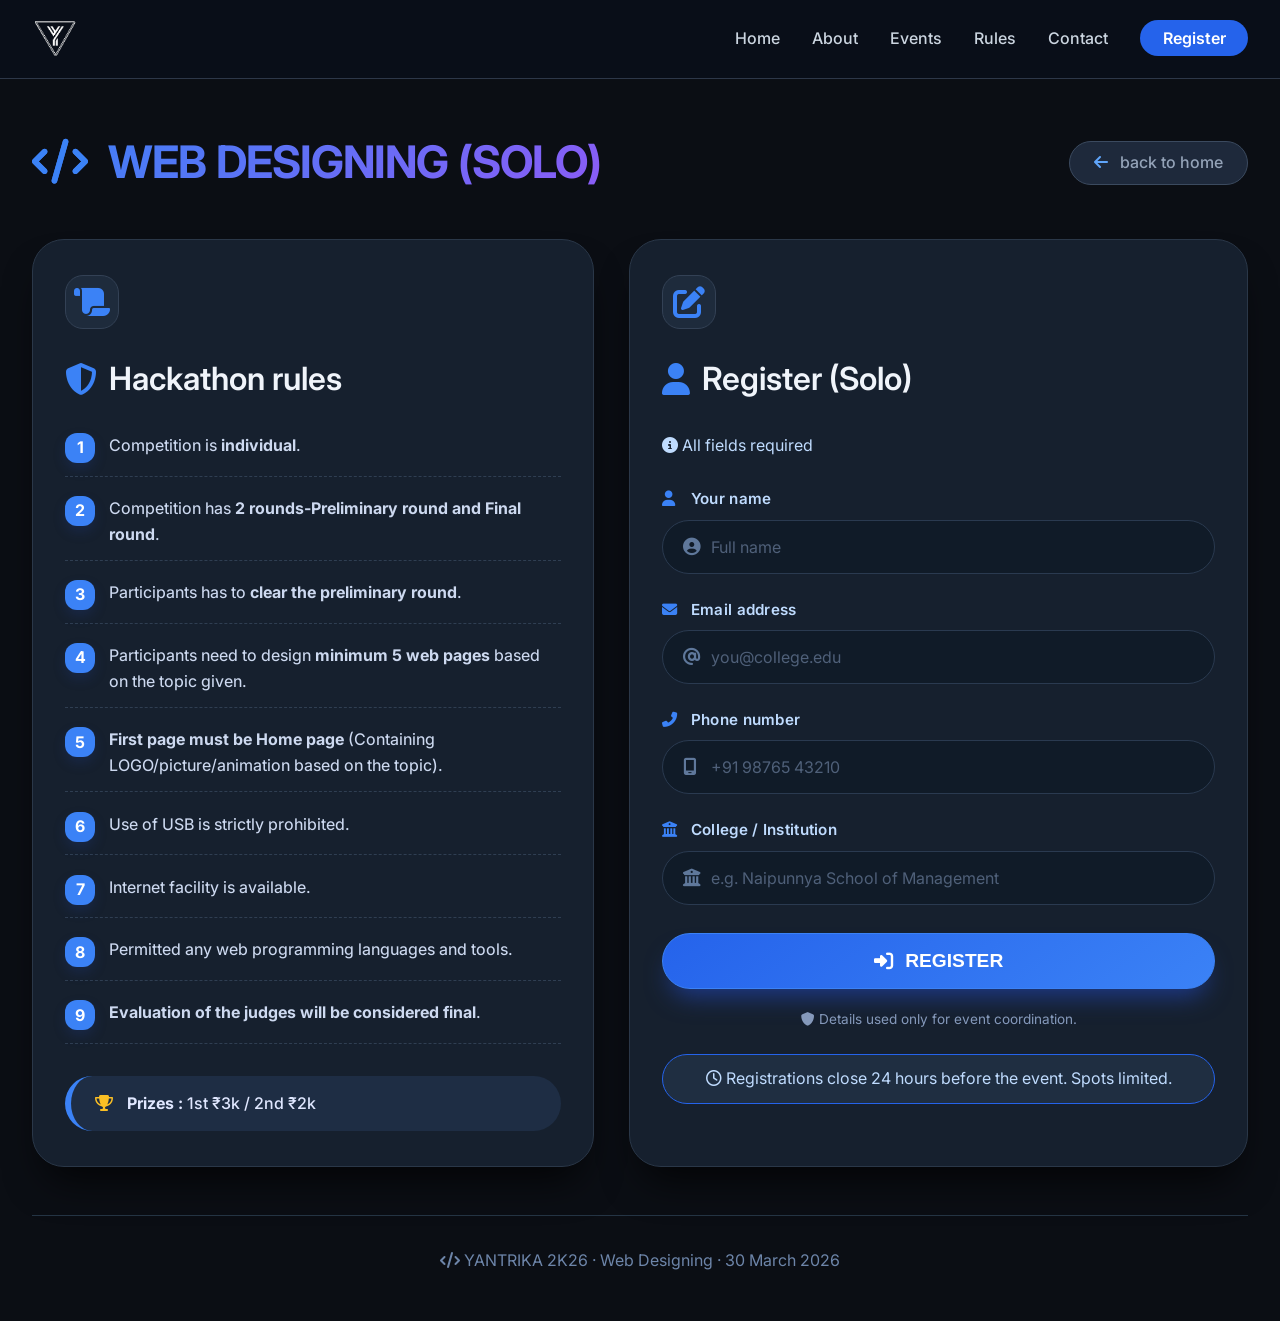
<file: Yantrika website/web-designing.html>
<!DOCTYPE html>
<html lang="en">

<head>
    <meta charset="UTF-8" />
   <meta name="viewport" content="width=device-width, initial-scale=1.0, maximum-scale=1.0, user-scalable=no" />
    <title>Yantrika 2K26 · Web Designing (Solo)</title>
    <!-- same fontawesome & google font for consistency -->
    <link rel="stylesheet" href="https://cdnjs.cloudflare.com/ajax/libs/font-awesome/6.6.0/css/all.min.css" />
    <link
        href="https://fonts.googleapis.com/css2?family=Inter:opsz,wght@14..32,400;14..32,500;14..32,600;14..32,700&display=swap"
        rel="stylesheet" />
    <link rel="icon" type="image/x-icon" href="./yantrika-images/Untitled_design__2_-removebg-preview.png">
    <style>
        * {
            margin: 0;
            padding: 0;
            box-sizing: border-box;
        }
html {
            overflow-x: hidden;
        }

        body {
            font-family: 'Inter', sans-serif;
            background: #0b0e14;
            color: #e2e8f0;
            line-height: 1.6;
            min-height: 100vh;
            display: flex;
            flex-direction: column;
        }

        /* ---------- navbar (matches home page style) ---------- */
        header {
            background: rgba(10, 15, 25, 0.95);
            backdrop-filter: blur(10px);
            border-bottom: 1px solid #2d3748;
            position: sticky;
            top: 0;
            z-index: 100;
        }

        .navbar {
            max-width: 1300px;
            margin: 0 auto;
            padding: 0.8rem 2rem;
            display: flex;
            align-items: center;
            justify-content: space-between;
        }

        .nav-logo img {
            height: 70px;
            width: auto;
        }

        .nav-menu {
            display: flex;
            list-style: none;
            gap: 2rem;
            align-items: center;
        }

        .nav-link {
            text-decoration: none;
            color: #cbd5e0;
            font-weight: 500;
            transition: color 0.2s;
            font-size: 1rem;
        }

        .nav-link:hover {
            color: #60a5fa;
        }

        .register-link {
            background: #2563eb;
            color: white;
            padding: 0.5rem 1.4rem;
            border-radius: 40px;
            font-weight: 600;
        }

        .register-link:hover {
            background: #3b82f6;
            color: white;
        }

        #menu-open-button,
        #menu-close-button {
            display: none;
            background: none;
            border: none;
            color: white;
            font-size: 1.8rem;
            cursor: pointer;
        }

        /* ---------- main web designing container ---------- */
        .web-main {
            flex: 1;
            max-width: 1300px;
            margin: 3rem auto;
            padding: 0 2rem;
            width: 100%;
        }

        /* header with title & back */
        .page-header {
            display: flex;
            justify-content: space-between;
            align-items: center;
            margin-bottom: 2.5rem;
            flex-wrap: wrap;
            gap: 1rem;
        }

        .page-header h1 {
            font-size: 2.8rem;
            font-weight: 700;
            background: linear-gradient(130deg, #3b82f6, #8b5cf6);
            -webkit-background-clip: text;
            background-clip: text;
            color: transparent;
            letter-spacing: -0.02em;
        }

        .page-header h1 i {
            color: #3b82f6;
            margin-right: 12px;
            background: none;
            -webkit-background-clip: unset;
            background-clip: unset;
            color: #3b82f6;
        }

        .home-badge {
            background: #1e293b;
            padding: 0.5rem 1.5rem;
            border-radius: 60px;
            border: 1px solid #3b4a5f;
            font-weight: 500;
        }

        .home-badge a {
            color: #94a3b8;
            text-decoration: none;
        }

        .home-badge i {
            margin-right: 8px;
            color: #60a5fa;
        }

        /* two column layout */
        .th-grid {
            display: grid;
            grid-template-columns: 1fr 1.1fr;
            gap: 2.2rem;
            margin-top: 1rem;
        }

        /* common card style */
        .rules-card,
        .form-card {
            background: #16202e;
            border-radius: 2rem;
            padding: 2.2rem 2rem;
            box-shadow: 0 25px 40px -15px rgba(0, 0, 0, 0.8);
            border: 1px solid #2a3748;
            backdrop-filter: blur(4px);
            transition: transform 0.2s ease, border-color 0.2s;
        }

        .rules-card:hover,
        .form-card:hover {
            border-color: #3b82f6;
            transform: translateY(-5px);
        }

        .card-icon {
            display: inline-flex;
            align-items: center;
            justify-content: center;
            width: 54px;
            height: 54px;
            background: #1e2b3c;
            border-radius: 18px;
            color: #3b82f6;
            font-size: 2rem;
            margin-bottom: 1.5rem;
            border: 1px solid #334155;
        }

        h2 {
            font-size: 2rem;
            font-weight: 600;
            margin-bottom: 1.8rem;
            display: flex;
            align-items: center;
            gap: 12px;
            color: #f0f4fa;
        }

        h2 i {
            color: #3b82f6;
            font-size: 2rem;
        }

        /* rules list */
        .rules-list {
            list-style: none;
        }

        .rules-list li {
            display: flex;
            align-items: flex-start;
            gap: 14px;
            margin-bottom: 1.2rem;
            padding-bottom: 0.8rem;
            border-bottom: 1px dashed #2f3e52;
        }

        .rule-num {
            background: #3b82f6;
            color: white;
            width: 30px;
            height: 30px;
            border-radius: 12px;
            display: inline-flex;
            align-items: center;
            justify-content: center;
            font-weight: 700;
            font-size: 1rem;
            flex-shrink: 0;
            box-shadow: 0 6px 12px #1e3a8a40;
        }

        .rule-text {
            flex: 1;
            color: #cdd9f0;
            font-weight: 450;
        }

        .rule-highlight {
            background: #2563eb;
            color: #dbeafe;
            padding: 0.2rem 0.9rem;
            border-radius: 30px;
            font-size: 0.9rem;
            font-weight: 600;
            margin-left: 8px;
            white-space: nowrap;
        }

        .prize-note {
            background: #1e2d44;
            border-radius: 50px;
            padding: 0.9rem 1.5rem;
            margin-top: 2rem;
            border-left: 6px solid #3b82f6;
            font-weight: 500;
            color: #e0e7ff;
        }

        .prize-note i {
            color: #fbbf24;
            margin-right: 10px;
        }

        /* ---------- form styling ---------- */
        .form-group {
            margin-bottom: 1.5rem;
        }

        label {
            display: block;
            font-weight: 600;
            font-size: 0.95rem;
            margin-bottom: 0.5rem;
            color: #bfdbfe;
            letter-spacing: 0.3px;
        }

        label i {
            width: 24px;
            color: #3b82f6;
        }

        .input-wrapper {
            display: flex;
            align-items: center;
            background: #101b28;
            border-radius: 60px;
            padding: 0.1rem 1.2rem;
            border: 1.5px solid #2a3a50;
            transition: all 0.2s;
        }

        .input-wrapper:hover,
        .input-wrapper:focus-within {
            border-color: #3b82f6;
            box-shadow: 0 0 0 3px #1e3a8a40;
        }

        .input-wrapper i {
            color: #5f789b;
            font-size: 1.1rem;
            width: 30px;
        }

        input {
            width: 100%;
            padding: 0.9rem 0;
            background: transparent;
            border: none;
            font-size: 1rem;
            font-family: 'Inter', sans-serif;
            color: #edf2f7;
            outline: none;
        }

        input::placeholder {
            color: #4f6079;
            font-weight: 400;
        }

        .btn-register {
            background: linear-gradient(145deg, #2563eb, #3b82f6);
            border: none;
            color: white;
            font-weight: 700;
            font-size: 1.2rem;
            padding: 1rem 2rem;
            border-radius: 60px;
            width: 100%;
            cursor: pointer;
            display: flex;
            align-items: center;
            justify-content: center;
            gap: 12px;
            margin-top: 1.8rem;
            border: 1px solid #3b82f6;
            box-shadow: 0 15px 25px -8px #1e3a8a;
            transition: all 0.2s;
        }

        .btn-register:hover:not(:disabled) {
            background: linear-gradient(145deg, #3b82f6, #60a5fa);
            transform: scale(1.02);
            box-shadow: 0 20px 30px -8px #1e3a8a;
        }

        .btn-register:disabled {
            opacity: 0.65;
            cursor: not-allowed;
        }

        .success-message {
            background: #0f371f;
            color: #b8f3c5;
            border-radius: 60px;
            padding: 0.9rem 1.5rem;
            text-align: center;
            font-weight: 600;
            margin-top: 1.8rem;
            display: none;
            align-items: center;
            justify-content: center;
            gap: 12px;
            border: 1px solid #2e7d5e;
        }

        .success-message.show {
            display: flex;
        }

        .success-message i {
            font-size: 1.5rem;
            color: #4ade80;
        }

        small {
            display: block;
            margin-top: 1.2rem;
            color: #8599bb;
            font-size: 0.85rem;
            text-align: center;
        }

        .footer-note {
            margin-top: 3rem;
            text-align: center;
            color: #6d85a9;
            border-top: 1px solid #253545;
            padding-top: 2rem;
        }

        .footer-note a {
            color: #90caf9;
            text-decoration: none;
            font-weight: 500;
        }

        /* --- mobile menu improvements --- */
        @media (max-width: 700px) {
            .navbar {
                padding: 0.8rem 1.5rem;
            }

            .nav-menu {
                position: fixed;
                top: 0;
                right: -100%;
                width: 280px;
                height: 100vh;
                background: #0f172a;
                flex-direction: column;
                padding: 5rem 2rem;
                transition: right 0.3s ease;
                box-shadow: -5px 0 30px black;
                z-index: 200;
                overflow-y: auto;
            }

            body.show-mobile-menu .nav-menu {
                right: 0;
            }

            body.show-mobile-menu {
                overflow: hidden;
            }

            #menu-open-button {
                display: block;
            }

            #menu-close-button {
                display: block;
                position: absolute;
                top: 1.5rem;
                right: 1.5rem;
            }
        }

        /* responsiveness for other sections */
        @media (max-width: 1024px) {
            .th-grid {
                gap: 1.5rem;
            }

            .rules-card,
            .form-card {
                padding: 1.8rem 1.5rem;
            }
        }

        @media (max-width: 900px) {
            .th-grid {
                grid-template-columns: 1fr;
            }

            .page-header h1 {
                font-size: 2.3rem;
            }
        }

        @media (max-width: 500px) {
            .web-main {
                margin: 1.5rem auto;
                padding: 0 1rem;
            }

            .page-header {
                margin-bottom: 1.5rem;
                flex-direction: column;
                align-items: flex-start;
                gap: 0.8rem;
            }

            .page-header h1 {
                font-size: 1.8rem;
            }

            .home-badge {
                padding: 0.4rem 1rem;
                font-size: 0.9rem;
            }

            .rules-card,
            .form-card {
                padding: 1.5rem 1.2rem;
                border-radius: 1.2rem;
            }

            .card-icon {
                width: 44px;
                height: 44px;
                font-size: 1.6rem;
                margin-bottom: 1rem;
                border-radius: 14px;
            }

            h2 {
                font-size: 1.5rem;
                margin-bottom: 1.2rem;
            }

            h2 i {
                font-size: 1.5rem;
            }

            .rules-list li {
                gap: 10px;
                font-size: 0.95rem;
            }

            .rule-num {
                width: 26px;
                height: 26px;
                font-size: 0.9rem;
                border-radius: 8px;
            }

            .input-wrapper {
                padding: 0.1rem 1rem;
            }

            input {
                font-size: 0.95rem;
            }

            .btn-register {
                padding: 0.9rem 1.2rem;
                font-size: 1.05rem;
            }

            .prize-note {
                padding: 0.8rem 1rem;
                font-size: 0.9rem;
                margin-top: 1.5rem;
            }

            .footer-note {
                font-size: 0.85rem;
                padding: 1.5rem 1rem 0;
            }
        }
    </style>
</head>

<body>
    <!-- navbar (same as home) -->
    <header>
        <nav class="navbar">
            <a href="index.html" class="nav-logo">
                <img src="./yantrika-images/yantrika.png" alt="Yantrika Logo" style="height:45px;">
            </a>
            <ul class="nav-menu">
                <button id="menu-close-button" class="fas fa-times"></button>
                <li class="nav-item"><a href="index.html" class="nav-link">Home</a></li>
                <li class="nav-item"><a href="index.html#about" class="nav-link">About</a></li>
                <li class="nav-item"><a href="index.html#events" class="nav-link">Events</a></li>
                <li class="nav-item"><a href="index.html#rules" class="nav-link">Rules</a></li>
                <li class="nav-item"><a href="index.html#contact" class="nav-link">Contact</a></li>
                <li class="nav-item"><a href="index.html#events" class="nav-link register-link">Register</a></li>
            </ul>
            <button id="menu-open-button" class="fas fa-bars"></button>
        </nav>
    </header>

    <main class="web-main">
        <!-- page header -->
        <div class="page-header">
            <h1><i class="fas fa-code"></i> WEB DESIGNING (SOLO)</h1>
            <div class="home-badge">
                <a href="index.html"><i class="fas fa-arrow-left"></i> back to home</a>
            </div>
        </div>

        <!-- two content columns: rules & registration -->
        <div class="th-grid">
            <!-- LEFT: COMMON RULES CARD (solo specific) -->
            <div class="rules-card">
                <div class="card-icon"><i class="fas fa-scroll"></i></div>
                <h2><i class="fas fa-shield-halved"></i> Hackathon rules</h2>
                <ul class="rules-list">

    <li>
        <span class="rule-num">1</span>
        <span class="rule-text">Competition is <strong>individual</strong>.</span>
    </li>

    <li>
        <span class="rule-num">2</span>
        <span class="rule-text">Competition has <strong>2 rounds-Preliminary round and Final round</strong>.</span>
    </li>

    <li>
        <span class="rule-num">3</span>
        <span class="rule-text">Participants has to <strong>clear the preliminary round</strong>.</span>
    </li>

    <li>
        <span class="rule-num">4</span>
        <span class="rule-text">Participants need to design <strong>minimum 5 web pages</strong> based on the topic given.</span>
    </li>

    <li>
        <span class="rule-num">5</span>
        <span class="rule-text"><strong>First page must be Home page</strong> (Containing LOGO/picture/animation based on the topic).</span>
    </li>

    <li>
        <span class="rule-num">6</span>
        <span class="rule-text">Use of USB is strictly prohibited.</span>
    </li>

    <li>
        <span class="rule-num">7</span>
        <span class="rule-text">Internet facility is available.</span>
    </li>

    <li>
        <span class="rule-num">8</span>
        <span class="rule-text">Permitted any web programming languages and tools.</span>
    </li>

    <li>
        <span class="rule-num">9</span>
        <span class="rule-text"><strong>Evaluation of the judges will be considered final</strong>.</span>
    </li>

</ul>
                <div class="prize-note">
                    <i class="fas fa-trophy"></i> <strong>Prizes :</strong> 1st ₹3k / 2nd ₹2k
                </div>
            </div>

            <!-- RIGHT: REGISTRATION FORM CARD (solo only) -->
            <div class="form-card">
                <div class="card-icon"><i class="fas fa-pen-to-square"></i></div>
                <h2><i class="fas fa-user"></i> Register (Solo)</h2>
                <p style="margin-bottom: 1.8rem; color: #bfdbfe;"><i class="fas fa-info-circle"></i> All fields required
                </p>

                <form id="webForm">
                    <!-- Participant name (instead of team name + leader) -->
                    <div class="form-group">
                        <label><i class="fas fa-user"></i> Your name</label>
                        <div class="input-wrapper">
                            <i class="fas fa-user-circle"></i>
                            <input type="text" id="participantName" placeholder="Full name" required>
                        </div>
                    </div>

                    <!-- Email -->
                    <div class="form-group">
                        <label><i class="fas fa-envelope"></i> Email address</label>
                        <div class="input-wrapper">
                            <i class="fas fa-at"></i>
                            <input type="email" id="email" placeholder="you@college.edu" required>
                        </div>
                    </div>

                    <!-- Phone -->
                    <div class="form-group">
                        <label><i class="fas fa-phone-alt"></i> Phone number</label>
                        <div class="input-wrapper">
                            <i class="fas fa-mobile-screen"></i>
                            <input type="tel" id="phone" placeholder="+91 98765 43210" required>
                        </div>
                    </div>

                    <!-- College -->
                    <div class="form-group">
                        <label><i class="fas fa-building-columns"></i> College / Institution</label>
                        <div class="input-wrapper">
                            <i class="fas fa-university"></i>
                            <input type="text" id="college" placeholder="e.g. Naipunnya School of Management" required>
                        </div>
                    </div>

                    <button type="submit" class="btn-register" id="registerBtn">
                        <i class="fas fa-right-to-bracket"></i> REGISTER
                    </button>
                    <small><i class="fas fa-shield"></i> Details used only for event coordination.</small>
                </form>

                <!-- success message -->
                <div id="successMsg" class="success-message">
                    <i class="fas fa-circle-check"></i> Registered! Check your email for theme & guidelines.
                </div>

                <!-- deadline note -->
                <div
                    style="margin-top: 1.5rem; background: #1f2e41; border-radius: 60px; padding: 0.7rem 1rem; color: #bfdbfe; text-align: center; border: 1px solid #2563eb;">
                    <i class="far fa-clock"></i> Registrations close 24 hours before the event. Spots limited.
                </div>
            </div>
        </div>

        <!-- footer hint -->
        <div class="footer-note">
            <i class="fas fa-code"></i> YANTRIKA 2K26 · Web Designing · 30 March 2026
        </div>
    </main>

    <script>
        (function () {
            // ---------- mobile menu toggle ----------
            const menuOpen = document.getElementById('menu-open-button');
            const menuClose = document.getElementById('menu-close-button');
            const body = document.body;

            if (menuOpen) {
                menuOpen.addEventListener('click', () => {
                    body.classList.toggle('show-mobile-menu');
                });
            }

            if (menuClose) {
                menuClose.addEventListener('click', () => {
                    body.classList.remove('show-mobile-menu');
                });
            }

            document.querySelectorAll('.nav-link').forEach(link => {
                link.addEventListener('click', () => {
                    body.classList.remove('show-mobile-menu');
                });
            });

            // ---------- web form handling (demo) ----------
            const form = document.getElementById('webForm');
            const successDiv = document.getElementById('successMsg');
            const registerBtn = document.getElementById('registerBtn');

            form.addEventListener('submit', async function (e) {
                e.preventDefault();

                const data = {
                    name: document.getElementById("participantName").value,
                    email: document.getElementById("email").value,
                    phone: document.getElementById("phone").value,
                    college: document.getElementById("college").value
                };

                registerBtn.disabled = true;
                registerBtn.innerHTML = `<i class="fas fa-spinner fa-spin"></i> Submitting...`;

                await fetch("https://script.google.com/macros/s/AKfycbwoWpe1Wf6J7JAR0Jy5thKWvohn5aVMHggXz4jyD4tobcuhEWeO4vS0D-tl3822WlcBCQ/exec", {
                    method: "POST",
                    body: JSON.stringify(data)
                });

                successDiv.classList.add('show');
                registerBtn.innerHTML = `<i class="fas fa-check-circle"></i> REGISTERED`;
            });
        })();
    </script>
</body>

</html>
</file>
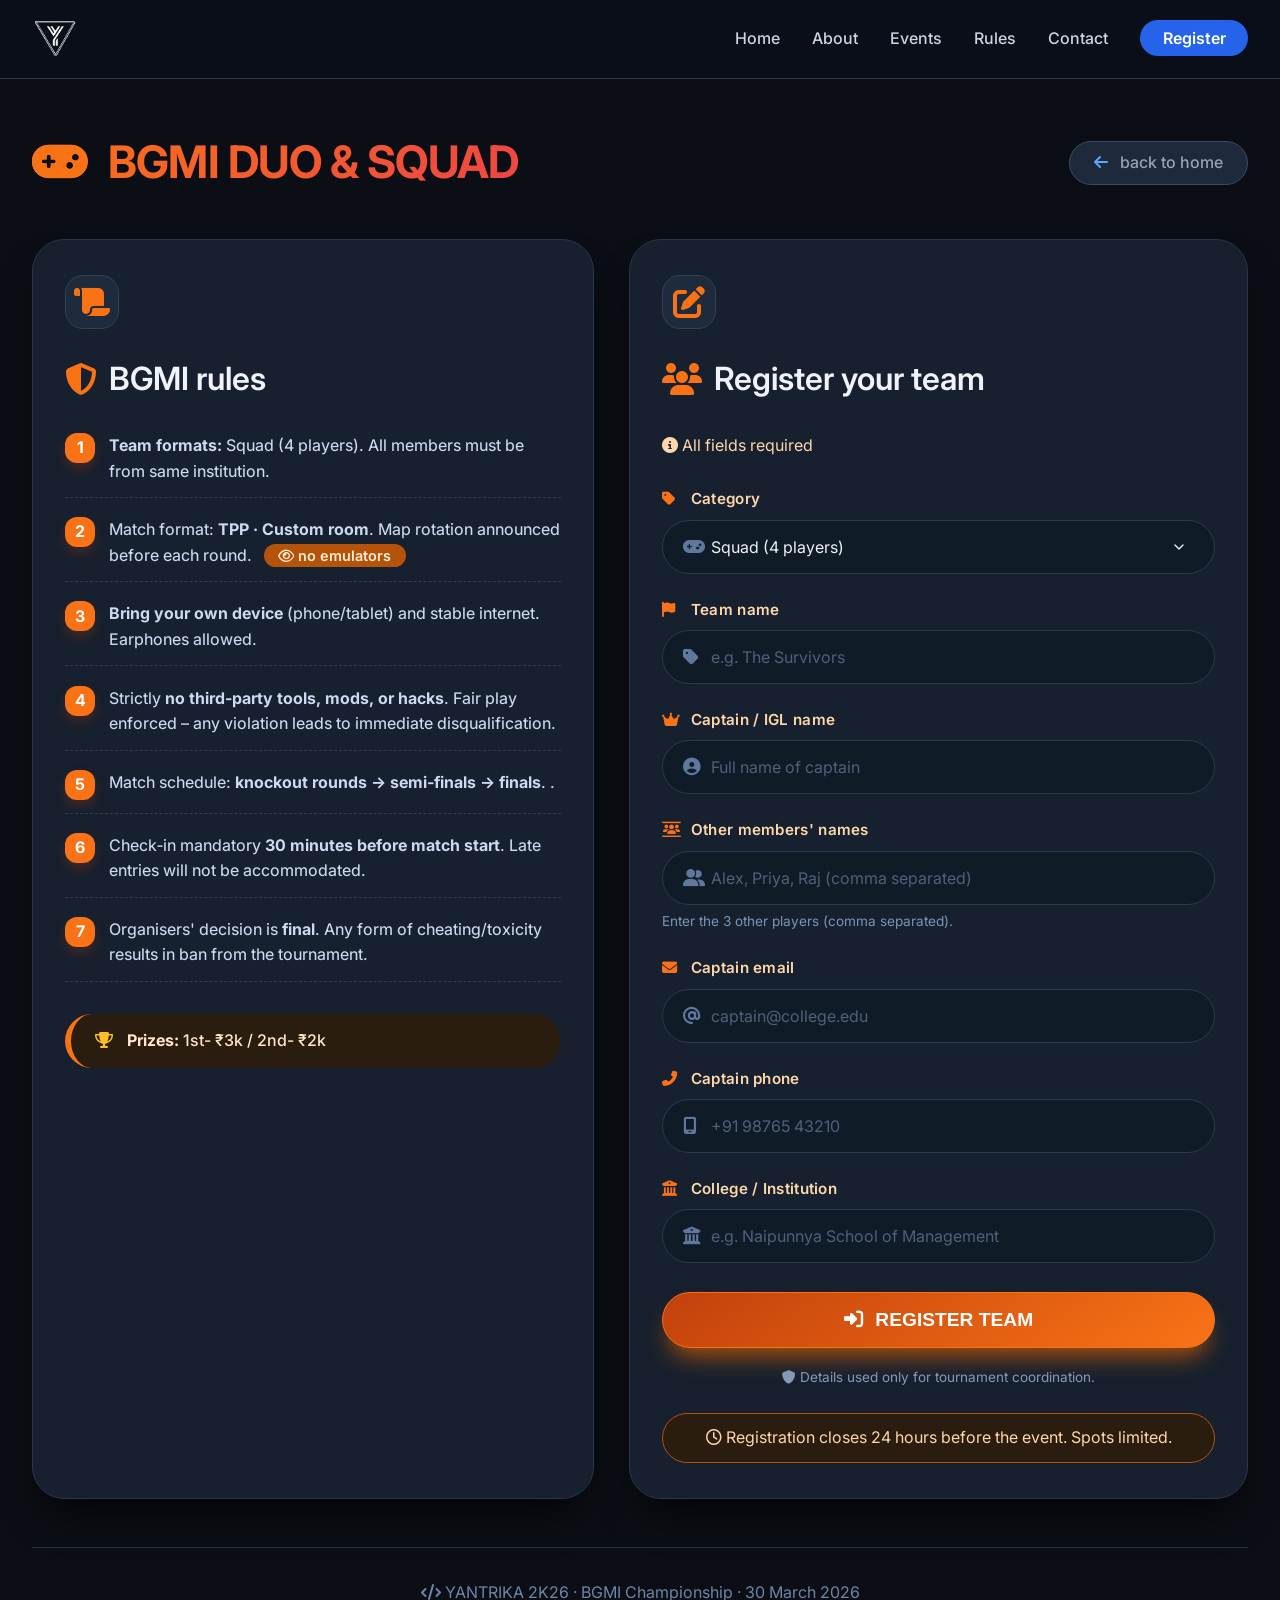
<file: Yantrika website/yantrika edited - Copy/bgmi.html>
<!DOCTYPE html>
<html lang="en">

<head>
    <meta charset="UTF-8" />
    <meta name="viewport" content="width=device-width, initial-scale=1.0" />
    <title>Yantrika 2K26 · BGMI Duo & Squad</title>
    <!-- same fontawesome & google font for consistency -->
    <link rel="stylesheet" href="https://cdnjs.cloudflare.com/ajax/libs/font-awesome/6.6.0/css/all.min.css" />
    <link
        href="https://fonts.googleapis.com/css2?family=Inter:opsz,wght@14..32,400;14..32,500;14..32,600;14..32,700&display=swap"
        rel="stylesheet" />
    <style>
        * {
            margin: 0;
            padding: 0;
            box-sizing: border-box;
        }

        body {
            font-family: 'Inter', sans-serif;
            background: #0b0e14;
            /* deep dark base */
            color: #e2e8f0;
            line-height: 1.6;
            min-height: 100vh;
            display: flex;
            flex-direction: column;
        }

        /* ---------- navbar (matches home page style but dark) ---------- */
        header {
            background: rgba(10, 15, 25, 0.95);
            backdrop-filter: blur(10px);
            border-bottom: 1px solid #2d3748;
            position: sticky;
            top: 0;
            z-index: 100;
        }

        .navbar {
            max-width: 1300px;
            margin: 0 auto;
            padding: 0.8rem 2rem;
            display: flex;
            align-items: center;
            justify-content: space-between;
        }

        .nav-logo img {
            height: 70px;
            width: auto;
        }

        .nav-menu {
            display: flex;
            list-style: none;
            gap: 2rem;
            align-items: center;
        }

        .nav-link {
            text-decoration: none;
            color: #cbd5e0;
            font-weight: 500;
            transition: color 0.2s;
            font-size: 1rem;
        }

        .nav-link:hover {
            color: #60a5fa;
            /* accent blue */
        }

        .register-link {
            background: #2563eb;
            color: white;
            padding: 0.5rem 1.4rem;
            border-radius: 40px;
            font-weight: 600;
        }

        .register-link:hover {
            background: #3b82f6;
            color: white;
        }

        #menu-open-button,
        #menu-close-button {
            display: none;
            background: none;
            border: none;
            color: white;
            font-size: 1.8rem;
            cursor: pointer;
        }

        /* ---------- main bgmi container ---------- */
        .bgmi-main {
            flex: 1;
            max-width: 1300px;
            margin: 3rem auto;
            padding: 0 2rem;
            width: 100%;
        }

        /* header with title & back */
        .page-header {
            display: flex;
            justify-content: space-between;
            align-items: center;
            margin-bottom: 2.5rem;
            flex-wrap: wrap;
            gap: 1rem;
        }

        .page-header h1 {
            font-size: 2.8rem;
            font-weight: 700;
            background: linear-gradient(130deg, #f97316, #ef4444);
            -webkit-background-clip: text;
            background-clip: text;
            color: transparent;
            letter-spacing: -0.02em;
        }

        .page-header h1 i {
            color: #f97316;
            margin-right: 12px;
            background: none;
            -webkit-background-clip: unset;
            background-clip: unset;
            color: #f97316;
            /* orange accent */
        }

        .home-badge {
            background: #1e293b;
            padding: 0.5rem 1.5rem;
            border-radius: 60px;
            border: 1px solid #3b4a5f;
            font-weight: 500;
        }

        .home-badge a {
            color: #94a3b8;
            text-decoration: none;
        }

        .home-badge i {
            margin-right: 8px;
            color: #60a5fa;
        }

        /* two column layout */
        .th-grid {
            display: grid;
            grid-template-columns: 1fr 1.1fr;
            gap: 2.2rem;
            margin-top: 1rem;
        }

        /* common card style */
        .rules-card,
        .form-card {
            background: #16202e;
            /* dark card */
            border-radius: 2rem;
            padding: 2.2rem 2rem;
            box-shadow: 0 25px 40px -15px rgba(0, 0, 0, 0.8);
            border: 1px solid #2a3748;
            backdrop-filter: blur(4px);
            transition: transform 0.2s ease, border-color 0.2s;
        }

        .rules-card:hover,
        .form-card:hover {
            border-color: #f97316;
            transform: translateY(-5px);
        }

        .card-icon {
            display: inline-flex;
            align-items: center;
            justify-content: center;
            width: 54px;
            height: 54px;
            background: #1e2b3c;
            border-radius: 18px;
            color: #f97316;
            font-size: 2rem;
            margin-bottom: 1.5rem;
            border: 1px solid #334155;
        }

        h2 {
            font-size: 2rem;
            font-weight: 600;
            margin-bottom: 1.8rem;
            display: flex;
            align-items: center;
            gap: 12px;
            color: #f0f4fa;
        }

        h2 i {
            color: #f97316;
            font-size: 2rem;
        }

        /* rules list */
        .rules-list {
            list-style: none;
        }

        .rules-list li {
            display: flex;
            align-items: flex-start;
            gap: 14px;
            margin-bottom: 1.2rem;
            padding-bottom: 0.8rem;
            border-bottom: 1px dashed #2f3e52;
        }

        .rule-num {
            background: #f97316;
            color: white;
            width: 30px;
            height: 30px;
            border-radius: 12px;
            display: inline-flex;
            align-items: center;
            justify-content: center;
            font-weight: 700;
            font-size: 1rem;
            flex-shrink: 0;
            box-shadow: 0 6px 12px #c2410c40;
        }

        .rule-text {
            flex: 1;
            color: #cdd9f0;
            font-weight: 450;
        }

        .rule-highlight {
            background: #b45309;
            color: #ffedd5;
            padding: 0.2rem 0.9rem;
            border-radius: 30px;
            font-size: 0.9rem;
            font-weight: 600;
            margin-left: 8px;
            white-space: nowrap;
        }

        .prize-note {
            background: #2a1c0f;
            border-radius: 50px;
            padding: 0.9rem 1.5rem;
            margin-top: 2rem;
            border-left: 6px solid #f97316;
            font-weight: 500;
            color: #ffe6cc;
        }

        .prize-note i {
            color: #fbbf24;
            margin-right: 10px;
        }

        /* ---------- form styling ---------- */
        .form-group {
            margin-bottom: 1.5rem;
        }

        label {
            display: block;
            font-weight: 600;
            font-size: 0.95rem;
            margin-bottom: 0.5rem;
            color: #fed7aa;
            letter-spacing: 0.3px;
        }

        label i {
            width: 24px;
            color: #f97316;
        }

        .input-wrapper,
        .select-wrapper {
            display: flex;
            align-items: center;
            background: #101b28;
            border-radius: 60px;
            padding: 0.1rem 1.2rem;
            border: 1.5px solid #2a3a50;
            transition: all 0.2s;
        }

        .input-wrapper:hover,
        .input-wrapper:focus-within,
        .select-wrapper:hover,
        .select-wrapper:focus-within {
            border-color: #f97316;
            box-shadow: 0 0 0 3px #c2410c40;
        }

        .input-wrapper i,
        .select-wrapper i {
            color: #5f789b;
            font-size: 1.1rem;
            width: 30px;
        }

        input,
        select {
            width: 100%;
            padding: 0.9rem 0;
            background: transparent;
            border: none;
            font-size: 1rem;
            font-family: 'Inter', sans-serif;
            color: #edf2f7;
            outline: none;
        }

        select {
            appearance: none;
            background: url('data:image/svg+xml;utf8,<svg xmlns="http://www.w3.org/2000/svg" width="16" height="16" viewBox="0 0 24 24" fill="none" stroke="%23edf2f7" stroke-width="2" stroke-linecap="round" stroke-linejoin="round"><polyline points="6 9 12 15 18 9"></polyline></svg>') no-repeat right 0.5rem center;
            background-size: 16px;
        }

        input::placeholder {
            color: #4f6079;
            font-weight: 400;
        }

        .btn-register {
            background: linear-gradient(145deg, #c2410c, #f97316);
            border: none;
            color: white;
            font-weight: 700;
            font-size: 1.2rem;
            padding: 1rem 2rem;
            border-radius: 60px;
            width: 100%;
            cursor: pointer;
            display: flex;
            align-items: center;
            justify-content: center;
            gap: 12px;
            margin-top: 1.8rem;
            border: 1px solid #f97316;
            box-shadow: 0 15px 25px -8px #b45309;
            transition: all 0.2s;
        }

        .btn-register:hover:not(:disabled) {
            background: linear-gradient(145deg, #f97316, #fb923c);
            transform: scale(1.02);
            box-shadow: 0 20px 30px -8px #b45309;
        }

        .btn-register:disabled {
            opacity: 0.65;
            cursor: not-allowed;
        }

        .success-message {
            background: #0f371f;
            color: #b8f3c5;
            border-radius: 60px;
            padding: 0.9rem 1.5rem;
            text-align: center;
            font-weight: 600;
            margin-top: 1.8rem;
            display: none;
            align-items: center;
            justify-content: center;
            gap: 12px;
            border: 1px solid #2e7d5e;
        }

        .success-message.show {
            display: flex;
        }

        .success-message i {
            font-size: 1.5rem;
            color: #4ade80;
        }

        small {
            display: block;
            margin-top: 1.2rem;
            color: #8599bb;
            font-size: 0.85rem;
            text-align: center;
        }

        .footer-note {
            margin-top: 3rem;
            text-align: center;
            color: #6d85a9;
            border-top: 1px solid #253545;
            padding-top: 2rem;
        }

        .footer-note a {
            color: #90caf9;
            text-decoration: none;
            font-weight: 500;
        }

        /* --- mobile menu improvements --- */
        @media (max-width: 700px) {
            .navbar {
                padding: 0.8rem 1.5rem;
            }

            .nav-menu {
                position: fixed;
                top: 0;
                right: -100%;
                width: 280px;
                height: 100vh;
                background: #0f172a;
                flex-direction: column;
                padding: 5rem 2rem;
                transition: right 0.3s ease;
                box-shadow: -5px 0 30px black;
                z-index: 200;
                overflow-y: auto;
            }

            body.show-mobile-menu .nav-menu {
                right: 0;
            }

            body.show-mobile-menu {
                overflow: hidden;
            }

            #menu-open-button {
                display: block;
            }

            #menu-close-button {
                display: block;
                position: absolute;
                top: 1.5rem;
                right: 1.5rem;
            }
        }

        /* responsiveness for other sections */
        @media (max-width: 1024px) {
            .th-grid {
                gap: 1.5rem;
            }

            .rules-card,
            .form-card {
                padding: 1.8rem 1.5rem;
            }
        }

        @media (max-width: 900px) {
            .th-grid {
                grid-template-columns: 1fr;
            }

            .page-header h1 {
                font-size: 2.3rem;
            }
        }

        @media (max-width: 500px) {
            .bgmi-main {
                margin: 1.5rem auto;
                padding: 0 1rem;
            }

            .page-header {
                margin-bottom: 1.5rem;
                flex-direction: column;
                align-items: flex-start;
                gap: 0.8rem;
            }

            .page-header h1 {
                font-size: 1.8rem;
            }

            .home-badge {
                padding: 0.4rem 1rem;
                font-size: 0.9rem;
            }

            .rules-card,
            .form-card {
                padding: 1.5rem 1.2rem;
                border-radius: 1.2rem;
            }

            .card-icon {
                width: 44px;
                height: 44px;
                font-size: 1.6rem;
                margin-bottom: 1rem;
                border-radius: 14px;
            }

            h2 {
                font-size: 1.5rem;
                margin-bottom: 1.2rem;
            }

            h2 i {
                font-size: 1.5rem;
            }

            .rules-list li {
                gap: 10px;
                font-size: 0.95rem;
            }

            .rule-num {
                width: 26px;
                height: 26px;
                font-size: 0.9rem;
                border-radius: 8px;
            }

            .input-wrapper,
            .select-wrapper {
                padding: 0.1rem 1rem;
            }

            input,
            select {
                font-size: 0.95rem;
            }

            .btn-register {
                padding: 0.9rem 1.2rem;
                font-size: 1.05rem;
            }

            .prize-note {
                padding: 0.8rem 1rem;
                font-size: 0.9rem;
                margin-top: 1.5rem;
            }

            .footer-note {
                font-size: 0.85rem;
                padding: 1.5rem 1rem 0;
            }
        }
    </style>
</head>

<body>
    <!-- navbar (same as home, active home link points to index) -->
    <header>
        <nav class="navbar">
            <a href="index.html" class="nav-logo">
                <img src="./yantrika-images/yantrika.png" alt="Yantrika Logo" style="height:45px;">
            </a>
            <ul class="nav-menu">
                <button id="menu-close-button" class="fas fa-times"></button>
                <li class="nav-item"><a href="index.html" class="nav-link">Home</a></li>
                <li class="nav-item"><a href="index.html#about" class="nav-link">About</a></li>
                <li class="nav-item"><a href="index.html#events" class="nav-link">Events</a></li>
                <li class="nav-item"><a href="index.html#rules" class="nav-link">Rules</a></li>
                <li class="nav-item"><a href="index.html#contact" class="nav-link">Contact</a></li>
                <li class="nav-item"><a
                        href="https://docs.google.com/forms/d/e/1FAIpQLSdMAK3N2_PCzqhsFvhlyOdtZt3FZMfPoFVZkqa5NTaTAF0Fag/viewform?usp=dialog"
                        class="nav-link register-link">Register</a></li>
            </ul>
            <button id="menu-open-button" class="fas fa-bars"></button>
        </nav>
    </header>

    <main class="bgmi-main">
        <!-- page header -->
        <div class="page-header">
            <h1><i class="fas fa-gamepad"></i> BGMI DUO & SQUAD</h1>
            <div class="home-badge">
                <a href="index.html"><i class="fas fa-arrow-left"></i> back to home</a>
            </div>
        </div>

        <!-- two content columns: rules & registration -->
        <div class="th-grid">
            <!-- LEFT: COMMON RULES CARD (BGMI specific) -->
            <div class="rules-card">
                <div class="card-icon"><i class="fas fa-scroll"></i></div>
                <h2><i class="fas fa-shield-halved"></i> BGMI rules</h2>
                <ul class="rules-list">
                    <li>
                        <span class="rule-num">1</span>
                        <span class="rule-text"><strong>Team formats:</strong> Squad (4 players). All
                            members must be from same institution.</span>
                    </li>
                    <li>
                        <span class="rule-num">2</span>
                        <span class="rule-text">Match format: <strong>TPP · Custom room</strong>. Map rotation announced
                            before each round. <span class="rule-highlight"><i class="far fa-eye"></i> no
                                emulators</span></span>
                    </li>
                    <li>
                        <span class="rule-num">3</span>
                        <span class="rule-text"><strong>Bring your own device</strong> (phone/tablet) and stable
                            internet. Earphones allowed.</span>
                    </li>
                    <li>
                        <span class="rule-num">4</span>
                        <span class="rule-text">Strictly <strong>no third-party tools, mods, or hacks</strong>. Fair
                            play enforced – any violation leads to immediate disqualification.</span>
                    </li>
                    <li>
                        <span class="rule-num">5</span>
                        <span class="rule-text">Match schedule: <strong>knockout rounds → semi‑finals → finals</strong>.
                           .</span>
                    </li>
                    <li>
                        <span class="rule-num">6</span>
                        <span class="rule-text">Check‑in mandatory <strong>30 minutes before match start</strong>. Late
                            entries will not be accommodated.</span>
                    </li>
                    <li>
                        <span class="rule-num">7</span>
                        <span class="rule-text">Organisers' decision is <strong>final</strong>. Any form of
                            cheating/toxicity results in ban from the tournament.</span>
                    </li>
                </ul>
                <div class="prize-note">
                    <i class="fas fa-trophy"></i> <strong>Prizes:</strong> 1st- ₹3k    / 
                      2nd- ₹2k 
                </div>
            </div>

            <!-- RIGHT: REGISTRATION FORM CARD (dynamic duo/squad) -->
            <div class="form-card">
                <div class="card-icon"><i class="fas fa-pen-to-square"></i></div>
                <h2><i class="fas fa-users"></i> Register your team</h2>
                <p style="margin-bottom: 1.8rem; color: #fed7aa;"><i class="fas fa-info-circle"></i> All fields required
                </p>

                <form id="bgmiForm">
                    <!-- Category selection -->
                    <div class="form-group">
                        <label><i class="fas fa-tag"></i> Category</label>
                        <div class="select-wrapper">
                            <i class="fas fa-gamepad"></i>
                            <select id="categorySelect" required>
                                <option value="squad" selected>Squad (4 players)</option>
                            </select>
                        </div>
                    </div>

                    <!-- Team name -->
                    <div class="form-group">
                        <label><i class="fas fa-flag"></i> Team name</label>
                        <div class="input-wrapper">
                            <i class="fas fa-tag"></i>
                            <input type="text" id="teamName" placeholder="e.g. The Survivors" required>
                        </div>
                    </div>

                    <!-- Captain name -->
                    <div class="form-group">
                        <label><i class="fas fa-crown"></i> Captain / IGL name</label>
                        <div class="input-wrapper">
                            <i class="fas fa-user-circle"></i>
                            <input type="text" id="captainName" placeholder="Full name of captain" required>
                        </div>
                    </div>

                    <!-- Other members (dynamic) -->
                    <div class="form-group">
                        <label id="membersLabel"><i class="fas fa-users-between-lines"></i> Other members' names</label>
                        <div class="input-wrapper">
                            <i class="fas fa-user-group"></i>
                            <input type="text" id="membersInput" placeholder="Alex, Priya, Raj (comma separated)"
                                required>
                        </div>
                        <small id="membersHint"
                            style="display: block; margin-top: 6px; color: #7b95b5; text-align: left;">Enter the 3 other
                            players (comma separated).</small>
                    </div>

                    <!-- Captain email -->
                    <div class="form-group">
                        <label><i class="fas fa-envelope"></i> Captain email</label>
                        <div class="input-wrapper">
                            <i class="fas fa-at"></i>
                            <input type="email" id="captainEmail" placeholder="captain@college.edu" required>
                        </div>
                    </div>

                    <!-- Captain phone -->
                    <div class="form-group">
                        <label><i class="fas fa-phone-alt"></i> Captain phone</label>
                        <div class="input-wrapper">
                            <i class="fas fa-mobile-screen"></i>
                            <input type="tel" id="captainPhone" placeholder="+91 98765 43210" required>
                        </div>
                    </div>

                    <!-- College -->
                    <div class="form-group">
                        <label><i class="fas fa-building-columns"></i> College / Institution</label>
                        <div class="input-wrapper">
                            <i class="fas fa-university"></i>
                            <input type="text" id="college" placeholder="e.g. Naipunnya School of Management" required>
                        </div>
                    </div>

                    <button type="submit" class="btn-register" id="registerBtn">
                        <i class="fas fa-right-to-bracket"></i> REGISTER TEAM
                    </button>
                    <small><i class="fas fa-shield"></i> Details used only for tournament coordination.</small>
                </form>

                <!-- success message -->
                <div id="successMsg" class="success-message">
                    <i class="fas fa-circle-check"></i> Team registered! Room ID & password will be sent 24h before
                    match.
                </div>

                <!-- deadline note -->
                <div
                    style="margin-top: 1.5rem; background: #2a1c0f; border-radius: 60px; padding: 0.7rem 1rem; color: #fed7aa; text-align: center; border: 1px solid #b45309;">
                    <i class="far fa-clock"></i> Registration closes 24 hours before the event. Spots limited.
                </div>
            </div>
        </div>

        <!-- footer hint -->
        <div class="footer-note">
            <i class="fas fa-code"></i> YANTRIKA 2K26 · BGMI Championship · 30 March 2026
        </div>
    </main>

    <script>
        (function () {
            // ---------- mobile menu toggle ----------
            const menuOpen = document.getElementById('menu-open-button');
            const menuClose = document.getElementById('menu-close-button');
            const body = document.body;

            if (menuOpen) {
                menuOpen.addEventListener('click', () => {
                    body.classList.toggle('show-mobile-menu');
                });
            }

            if (menuClose) {
                menuClose.addEventListener('click', () => {
                    body.classList.remove('show-mobile-menu');
                });
            }

            document.querySelectorAll('.nav-link').forEach(link => {
                link.addEventListener('click', () => {
                    body.classList.remove('show-mobile-menu');
                });
            });

            // ---------- dynamic category handling ----------
            const categorySelect = document.getElementById('categorySelect');
            const membersInput = document.getElementById('membersInput');
            const membersLabel = document.getElementById('membersLabel');
            const membersHint = document.getElementById('membersHint');

            function updateMembersField() {
                if (categorySelect.value === 'duo') {
                    membersLabel.innerHTML = '<i class="fas fa-user"></i> Partner\'s name';
                    membersInput.placeholder = 'e.g. Priya Sharma';
                    membersHint.innerText = 'Enter the name of your duo partner.';
                } else {
                    membersLabel.innerHTML = '<i class="fas fa-users-between-lines"></i> Other members\' names';
                    membersInput.placeholder = 'Alex, Priya, Raj (comma separated)';
                    membersHint.innerText = 'Enter the 3 other players (comma separated).';
                }
            }

            categorySelect.addEventListener('change', updateMembersField);
            updateMembersField(); // set initial state

            // ---------- bgmi form handling (demo) ----------
            const form = document.getElementById('bgmiForm');
            const successDiv = document.getElementById('successMsg');
            const registerBtn = document.getElementById('registerBtn');

            form.addEventListener('submit', async function (e) {
                e.preventDefault();

                const data = {
                    category: categorySelect.value,
                    team: document.getElementById("teamName").value,
                    captain: document.getElementById("captainName").value,
                    members: document.getElementById("membersInput").value,
                    email: document.getElementById("captainEmail").value,
                    phone: document.getElementById("captainPhone").value,
                    college: document.getElementById("college").value
                };

                registerBtn.disabled = true;
                registerBtn.innerHTML = `<i class="fas fa-spinner fa-spin"></i> Submitting...`;

                await fetch("https://script.google.com/macros/s/AKfycbxtp_COdrMVgL9K8QAH5kKmoKNwoKgqGhMXU4rft8OnlUnT5GMg-jnyQfgcR01_lXE4/exec", {
                    method: "POST",
                    body: JSON.stringify(data)
                });

                successDiv.classList.add('show');
                registerBtn.innerHTML = `<i class="fas fa-check-circle"></i> REGISTERED`;
            });
        })();
    </script>
</body>

</html>
</file>
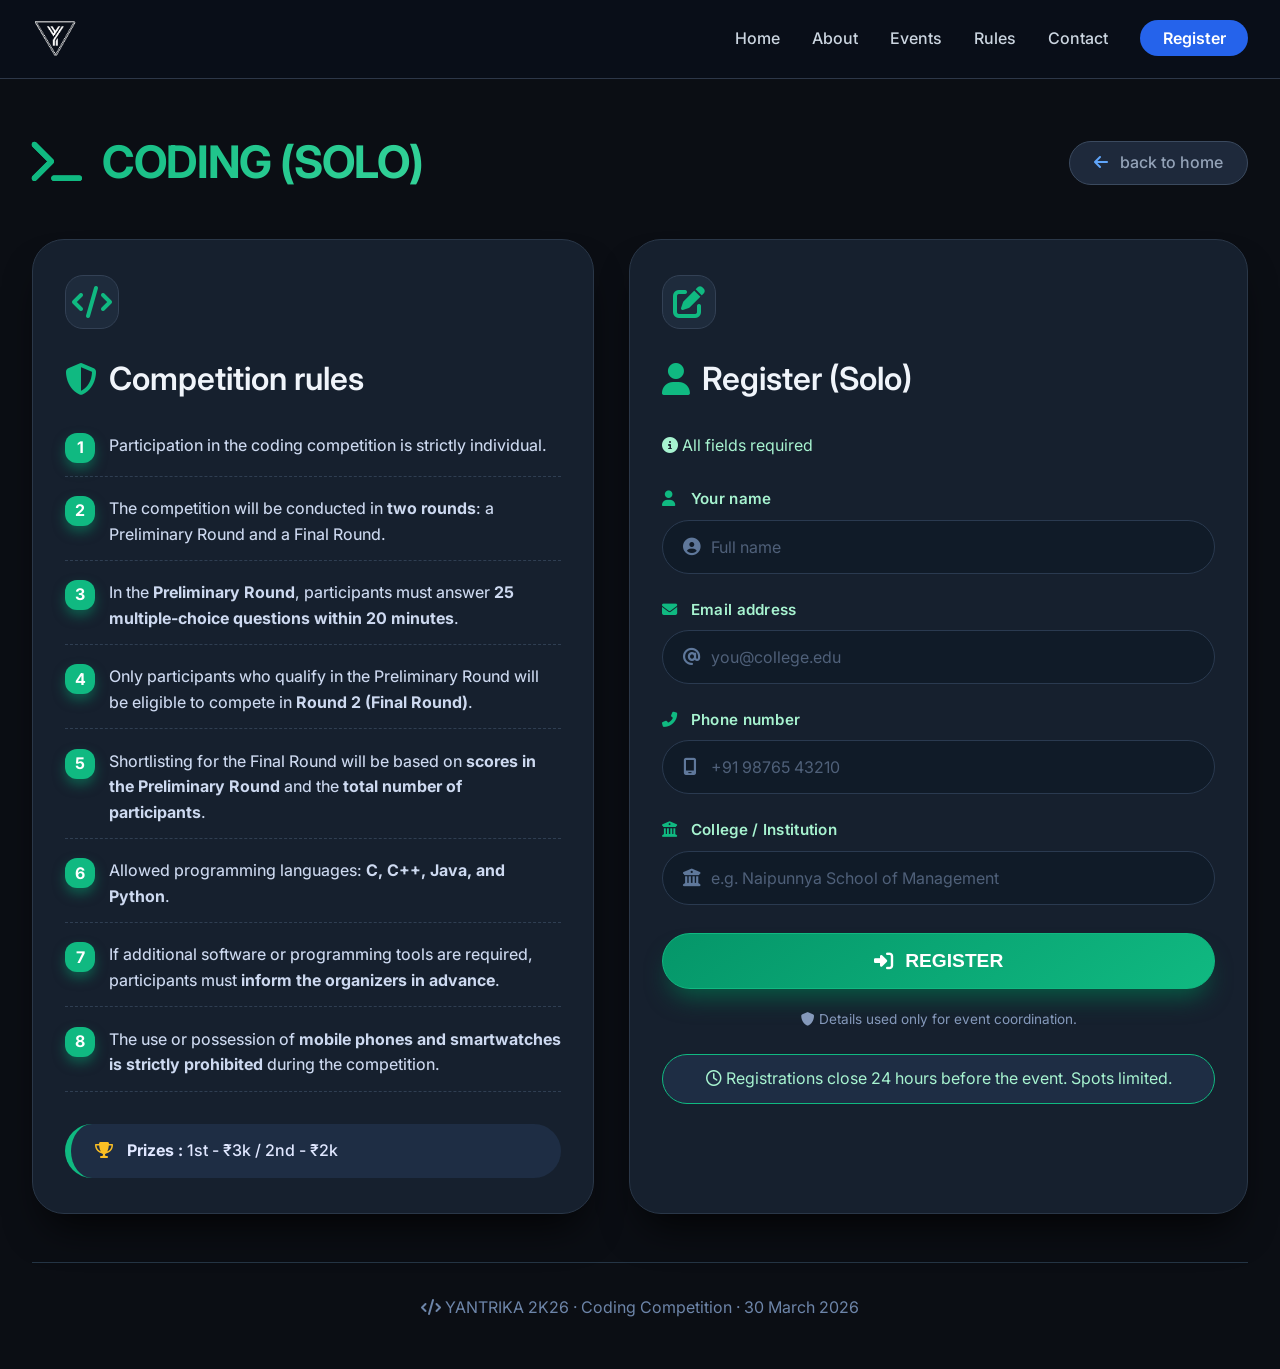
<file: Yantrika website/yantrika edited - Copy/coding.html>
<!DOCTYPE html>
<html lang="en">

<head>
    <meta charset="UTF-8" />
    <meta name="viewport" content="width=device-width, initial-scale=1.0" />
    <title>Yantrika 2K26 · Coding (Solo)</title>
    <!-- same fontawesome & google font for consistency -->
    <link rel="stylesheet" href="https://cdnjs.cloudflare.com/ajax/libs/font-awesome/6.6.0/css/all.min.css" />
    <link
        href="https://fonts.googleapis.com/css2?family=Inter:opsz,wght@14..32,400;14..32,500;14..32,600;14..32,700&display=swap"
        rel="stylesheet" />
    <style>
        * {
            margin: 0;
            padding: 0;
            box-sizing: border-box;
        }

        body {
            font-family: 'Inter', sans-serif;
            background: #0b0e14;
            color: #e2e8f0;
            line-height: 1.6;
            min-height: 100vh;
            display: flex;
            flex-direction: column;
        }

        /* ---------- navbar (matches home page style) ---------- */
        header {
            background: rgba(10, 15, 25, 0.95);
            backdrop-filter: blur(10px);
            border-bottom: 1px solid #2d3748;
            position: sticky;
            top: 0;
            z-index: 100;
        }

        .navbar {
            max-width: 1300px;
            margin: 0 auto;
            padding: 0.8rem 2rem;
            display: flex;
            align-items: center;
            justify-content: space-between;
        }

        .nav-logo img {
            height: 70px;
            width: auto;
        }

        .nav-menu {
            display: flex;
            list-style: none;
            gap: 2rem;
            align-items: center;
        }

        .nav-link {
            text-decoration: none;
            color: #cbd5e0;
            font-weight: 500;
            transition: color 0.2s;
            font-size: 1rem;
        }

        .nav-link:hover {
            color: #60a5fa;
        }

        .register-link {
            background: #2563eb;
            color: white;
            padding: 0.5rem 1.4rem;
            border-radius: 40px;
            font-weight: 600;
        }

        .register-link:hover {
            background: #3b82f6;
            color: white;
        }

        #menu-open-button,
        #menu-close-button {
            display: none;
            background: none;
            border: none;
            color: white;
            font-size: 1.8rem;
            cursor: pointer;
        }

        /* ---------- main coding container ---------- */
        .coding-main {
            flex: 1;
            max-width: 1300px;
            margin: 3rem auto;
            padding: 0 2rem;
            width: 100%;
        }

        /* header with title & back */
        .page-header {
            display: flex;
            justify-content: space-between;
            align-items: center;
            margin-bottom: 2.5rem;
            flex-wrap: wrap;
            gap: 1rem;
        }

        .page-header h1 {
            font-size: 2.8rem;
            font-weight: 700;
            background: linear-gradient(130deg, #10b981, #34d399);
            -webkit-background-clip: text;
            background-clip: text;
            color: transparent;
            letter-spacing: -0.02em;
        }

        .page-header h1 i {
            color: #10b981;
            margin-right: 12px;
            background: none;
            -webkit-background-clip: unset;
            background-clip: unset;
            color: #10b981;
        }

        .home-badge {
            background: #1e293b;
            padding: 0.5rem 1.5rem;
            border-radius: 60px;
            border: 1px solid #3b4a5f;
            font-weight: 500;
        }

        .home-badge a {
            color: #94a3b8;
            text-decoration: none;
        }

        .home-badge i {
            margin-right: 8px;
            color: #60a5fa;
        }

        /* two column layout */
        .th-grid {
            display: grid;
            grid-template-columns: 1fr 1.1fr;
            gap: 2.2rem;
            margin-top: 1rem;
        }

        /* common card style */
        .rules-card,
        .form-card {
            background: #16202e;
            border-radius: 2rem;
            padding: 2.2rem 2rem;
            box-shadow: 0 25px 40px -15px rgba(0, 0, 0, 0.8);
            border: 1px solid #2a3748;
            backdrop-filter: blur(4px);
            transition: transform 0.2s ease, border-color 0.2s;
        }

        .rules-card:hover,
        .form-card:hover {
            border-color: #10b981;
            transform: translateY(-5px);
        }

        .card-icon {
            display: inline-flex;
            align-items: center;
            justify-content: center;
            width: 54px;
            height: 54px;
            background: #1e2b3c;
            border-radius: 18px;
            color: #10b981;
            font-size: 2rem;
            margin-bottom: 1.5rem;
            border: 1px solid #334155;
        }

        h2 {
            font-size: 2rem;
            font-weight: 600;
            margin-bottom: 1.8rem;
            display: flex;
            align-items: center;
            gap: 12px;
            color: #f0f4fa;
        }

        h2 i {
            color: #10b981;
            font-size: 2rem;
        }

        /* rules list */
        .rules-list {
            list-style: none;
        }

        .rules-list li {
            display: flex;
            align-items: flex-start;
            gap: 14px;
            margin-bottom: 1.2rem;
            padding-bottom: 0.8rem;
            border-bottom: 1px dashed #2f3e52;
        }

        .rule-num {
            background: #10b981;
            color: white;
            width: 30px;
            height: 30px;
            border-radius: 12px;
            display: inline-flex;
            align-items: center;
            justify-content: center;
            font-weight: 700;
            font-size: 1rem;
            flex-shrink: 0;
            box-shadow: 0 6px 12px #05966980;
        }

        .rule-text {
            flex: 1;
            color: #cdd9f0;
            font-weight: 450;
        }

        .rule-highlight {
            background: #059669;
            color: #d1fae5;
            padding: 0.2rem 0.9rem;
            border-radius: 30px;
            font-size: 0.9rem;
            font-weight: 600;
            margin-left: 8px;
            white-space: nowrap;
        }

        .prize-note {
            background: #1e2d44;
            border-radius: 50px;
            padding: 0.9rem 1.5rem;
            margin-top: 2rem;
            border-left: 6px solid #10b981;
            font-weight: 500;
            color: #e0e7ff;
        }

        .prize-note i {
            color: #fbbf24;
            margin-right: 10px;
        }

        /* ---------- form styling ---------- */
        .form-group {
            margin-bottom: 1.5rem;
        }

        label {
            display: block;
            font-weight: 600;
            font-size: 0.95rem;
            margin-bottom: 0.5rem;
            color: #a7f3d0;
            letter-spacing: 0.3px;
        }

        label i {
            width: 24px;
            color: #10b981;
        }

        .input-wrapper {
            display: flex;
            align-items: center;
            background: #101b28;
            border-radius: 60px;
            padding: 0.1rem 1.2rem;
            border: 1.5px solid #2a3a50;
            transition: all 0.2s;
        }

        .input-wrapper:hover,
        .input-wrapper:focus-within {
            border-color: #10b981;
            box-shadow: 0 0 0 3px #05966940;
        }

        .input-wrapper i {
            color: #5f789b;
            font-size: 1.1rem;
            width: 30px;
        }

        input {
            width: 100%;
            padding: 0.9rem 0;
            background: transparent;
            border: none;
            font-size: 1rem;
            font-family: 'Inter', sans-serif;
            color: #edf2f7;
            outline: none;
        }

        input::placeholder {
            color: #4f6079;
            font-weight: 400;
        }

        .btn-register {
            background: linear-gradient(145deg, #059669, #10b981);
            border: none;
            color: white;
            font-weight: 700;
            font-size: 1.2rem;
            padding: 1rem 2rem;
            border-radius: 60px;
            width: 100%;
            cursor: pointer;
            display: flex;
            align-items: center;
            justify-content: center;
            gap: 12px;
            margin-top: 1.8rem;
            border: 1px solid #10b981;
            box-shadow: 0 15px 25px -8px #065f46;
            transition: all 0.2s;
        }

        .btn-register:hover:not(:disabled) {
            background: linear-gradient(145deg, #10b981, #34d399);
            transform: scale(1.02);
            box-shadow: 0 20px 30px -8px #065f46;
        }

        .btn-register:disabled {
            opacity: 0.65;
            cursor: not-allowed;
        }

        .success-message {
            background: #0f371f;
            color: #b8f3c5;
            border-radius: 60px;
            padding: 0.9rem 1.5rem;
            text-align: center;
            font-weight: 600;
            margin-top: 1.8rem;
            display: none;
            align-items: center;
            justify-content: center;
            gap: 12px;
            border: 1px solid #2e7d5e;
        }

        .success-message.show {
            display: flex;
        }

        .success-message i {
            font-size: 1.5rem;
            color: #4ade80;
        }

        small {
            display: block;
            margin-top: 1.2rem;
            color: #8599bb;
            font-size: 0.85rem;
            text-align: center;
        }

        .footer-note {
            margin-top: 3rem;
            text-align: center;
            color: #6d85a9;
            border-top: 1px solid #253545;
            padding-top: 2rem;
        }

        .footer-note a {
            color: #90caf9;
            text-decoration: none;
            font-weight: 500;
        }

        /* --- mobile menu improvements --- */
        @media (max-width: 700px) {
            .navbar {
                padding: 0.8rem 1.5rem;
            }

            .nav-menu {
                position: fixed;
                top: 0;
                right: -100%;
                width: 280px;
                height: 100vh;
                background: #0f172a;
                flex-direction: column;
                padding: 5rem 2rem;
                transition: right 0.3s ease;
                box-shadow: -5px 0 30px black;
                z-index: 200;
                overflow-y: auto;
            }

            body.show-mobile-menu .nav-menu {
                right: 0;
            }

            body.show-mobile-menu {
                overflow: hidden;
            }

            #menu-open-button {
                display: block;
            }

            #menu-close-button {
                display: block;
                position: absolute;
                top: 1.5rem;
                right: 1.5rem;
            }
        }

        /* responsiveness for other sections */
        @media (max-width: 1024px) {
            .th-grid {
                gap: 1.5rem;
            }

            .rules-card,
            .form-card {
                padding: 1.8rem 1.5rem;
            }
        }

        @media (max-width: 900px) {
            .th-grid {
                grid-template-columns: 1fr;
            }

            .page-header h1 {
                font-size: 2.3rem;
            }
        }

        @media (max-width: 500px) {
            .coding-main {
                margin: 1.5rem auto;
                padding: 0 1rem;
            }

            .page-header {
                margin-bottom: 1.5rem;
                flex-direction: column;
                align-items: flex-start;
                gap: 0.8rem;
            }

            .page-header h1 {
                font-size: 1.8rem;
            }

            .home-badge {
                padding: 0.4rem 1rem;
                font-size: 0.9rem;
            }

            .rules-card,
            .form-card {
                padding: 1.5rem 1.2rem;
                border-radius: 1.2rem;
            }

            .card-icon {
                width: 44px;
                height: 44px;
                font-size: 1.6rem;
                margin-bottom: 1rem;
                border-radius: 14px;
            }

            h2 {
                font-size: 1.5rem;
                margin-bottom: 1.2rem;
            }

            h2 i {
                font-size: 1.5rem;
            }

            .rules-list li {
                gap: 10px;
                font-size: 0.95rem;
            }

            .rule-num {
                width: 26px;
                height: 26px;
                font-size: 0.9rem;
                border-radius: 8px;
            }

            .input-wrapper {
                padding: 0.1rem 1rem;
            }

            input {
                font-size: 0.95rem;
            }

            .btn-register {
                padding: 0.9rem 1.2rem;
                font-size: 1.05rem;
            }

            .prize-note {
                padding: 0.8rem 1rem;
                font-size: 0.9rem;
                margin-top: 1.5rem;
            }

            .footer-note {
                font-size: 0.85rem;
                padding: 1.5rem 1rem 0;
            }
        }
    </style>
</head>

<body>
    <!-- navbar (same as home) -->
    <header>
        <nav class="navbar">
            <a href="index.html" class="nav-logo">
                <img src="./yantrika-images/yantrika.png" alt="Yantrika Logo" style="height:45px;">
            </a>
            <ul class="nav-menu">
                <button id="menu-close-button" class="fas fa-times"></button>
                <li class="nav-item"><a href="index.html" class="nav-link">Home</a></li>
                <li class="nav-item"><a href="index.html#about" class="nav-link">About</a></li>
                <li class="nav-item"><a href="index.html#events" class="nav-link">Events</a></li>
                <li class="nav-item"><a href="index.html#rules" class="nav-link">Rules</a></li>
                <li class="nav-item"><a href="index.html#contact" class="nav-link">Contact</a></li>
                <li class="nav-item"><a
                        href="https://docs.google.com/forms/d/e/1FAIpQLSdMAK3N2_PCzqhsFvhlyOdtZt3FZMfPoFVZkqa5NTaTAF0Fag/viewform?usp=dialog"
                        class="nav-link register-link">Register</a></li>
            </ul>
            <button id="menu-open-button" class="fas fa-bars"></button>
        </nav>
    </header>

    <main class="coding-main">
        <!-- page header -->
        <div class="page-header">
            <h1><i class="fas fa-terminal"></i> CODING (SOLO)</h1>
            <div class="home-badge">
                <a href="index.html"><i class="fas fa-arrow-left"></i> back to home</a>
            </div>
        </div>

        <!-- two content columns: rules & registration -->
        <div class="th-grid">
            <!-- LEFT: RULES CARD (coding specific) -->
            <div class="rules-card">
                <div class="card-icon"><i class="fas fa-code"></i></div>
                <h2><i class="fas fa-shield-halved"></i> Competition rules</h2>
                <ul class="rules-list">

    <li>
        <span class="rule-num">1</span>
        <span class="rule-text">
            Participation in the coding competition is strictly individual.
        </span>
    </li>

    <li>
        <span class="rule-num">2</span>
        <span class="rule-text">
            The competition will be conducted in <strong>two rounds</strong>: a Preliminary Round and a Final Round.
        </span>
    </li>

    <li>
        <span class="rule-num">3</span>
        <span class="rule-text">
            In the <strong>Preliminary Round</strong>, participants must answer 
            <strong>25 multiple-choice questions within 20 minutes</strong>.
        </span>
    </li>

    <li>
        <span class="rule-num">4</span>
        <span class="rule-text">
            Only participants who qualify in the Preliminary Round will be eligible to compete in 
            <strong>Round 2 (Final Round)</strong>.
        </span>
    </li>

    <li>
        <span class="rule-num">5</span>
        <span class="rule-text">
            Shortlisting for the Final Round will be based on 
            <strong>scores in the Preliminary Round</strong> and the 
            <strong>total number of participants</strong>.
        </span>
    </li>

    <li>
        <span class="rule-num">6</span>
        <span class="rule-text">
            Allowed programming languages: 
            <strong>C, C++, Java, and Python</strong>.
        </span>
    </li>

    <li>
        <span class="rule-num">7</span>
        <span class="rule-text">
            If additional software or programming tools are required, 
            participants must <strong>inform the organizers in advance</strong>.
        </span>
    </li>

    <li>
        <span class="rule-num">8</span>
        <span class="rule-text">
            The use or possession of <strong>mobile phones and smartwatches is strictly prohibited</strong> during the competition.
        </span>
    </li>

</ul>
                <div class="prize-note">
                    <i class="fas fa-trophy"></i> <strong>Prizes :</strong> 1st - ₹3k  /  2nd - ₹2k
                </div>
            </div>

            <!-- RIGHT: REGISTRATION FORM CARD (solo only) -->
            <div class="form-card">
                <div class="card-icon"><i class="fas fa-pen-to-square"></i></div>
                <h2><i class="fas fa-user"></i> Register (Solo)</h2>
                <p style="margin-bottom: 1.8rem; color: #a7f3d0;"><i class="fas fa-info-circle"></i> All fields required
                </p>

                <form id="codingForm">
                    <!-- Participant name -->
                    <div class="form-group">
                        <label><i class="fas fa-user"></i> Your name</label>
                        <div class="input-wrapper">
                            <i class="fas fa-user-circle"></i>
                            <input type="text" id="participantName" placeholder="Full name" required>
                        </div>
                    </div>

                    <!-- Email -->
                    <div class="form-group">
                        <label><i class="fas fa-envelope"></i> Email address</label>
                        <div class="input-wrapper">
                            <i class="fas fa-at"></i>
                            <input type="email" id="email" placeholder="you@college.edu" required>
                        </div>
                    </div>

                    <!-- Phone -->
                    <div class="form-group">
                        <label><i class="fas fa-phone-alt"></i> Phone number</label>
                        <div class="input-wrapper">
                            <i class="fas fa-mobile-screen"></i>
                            <input type="tel" id="phone" placeholder="+91 98765 43210" required>
                        </div>
                    </div>

                    <!-- College -->
                    <div class="form-group">
                        <label><i class="fas fa-building-columns"></i> College / Institution</label>
                        <div class="input-wrapper">
                            <i class="fas fa-university"></i>
                            <input type="text" id="college" placeholder="e.g. Naipunnya School of Management" required>
                        </div>
                    </div>

                    <button type="submit" class="btn-register" id="registerBtn">
                        <i class="fas fa-right-to-bracket"></i> REGISTER
                    </button>
                    <small><i class="fas fa-shield"></i> Details used only for event coordination.</small>
                </form>

                <!-- success message -->
                <div id="successMsg" class="success-message">
                    <i class="fas fa-circle-check"></i> Registered! Check your email for problem details.
                </div>

                <!-- deadline note -->
                <div
                    style="margin-top: 1.5rem; background: #1e2d44; border-radius: 60px; padding: 0.7rem 1rem; color: #a7f3d0; text-align: center; border: 1px solid #10b981;">
                    <i class="far fa-clock"></i> Registrations close 24 hours before the event. Spots limited.
                </div>
            </div>
        </div>

        <!-- footer hint -->
        <div class="footer-note">
            <i class="fas fa-code"></i> YANTRIKA 2K26 · Coding Competition · 30 March 2026
        </div>
    </main>

    <script>
        (function () {
            // ---------- mobile menu toggle ----------
            const menuOpen = document.getElementById('menu-open-button');
            const menuClose = document.getElementById('menu-close-button');
            const body = document.body;

            if (menuOpen) {
                menuOpen.addEventListener('click', () => {
                    body.classList.toggle('show-mobile-menu');
                });
            }

            if (menuClose) {
                menuClose.addEventListener('click', () => {
                    body.classList.remove('show-mobile-menu');
                });
            }

            document.querySelectorAll('.nav-link').forEach(link => {
                link.addEventListener('click', () => {
                    body.classList.remove('show-mobile-menu');
                });
            });

            // ---------- coding form handling (demo) ----------
            const form = document.getElementById('codingForm');
            const successDiv = document.getElementById('successMsg');
            const registerBtn = document.getElementById('registerBtn');

            form.addEventListener('submit', async function (e) {
                e.preventDefault();

                const data = {
                    name: document.getElementById("participantName").value,
                    email: document.getElementById("email").value,
                    phone: document.getElementById("phone").value,
                    college: document.getElementById("college").value
                };

                registerBtn.disabled = true;
                registerBtn.innerHTML = `<i class="fas fa-spinner fa-spin"></i> Submitting...`;

                await fetch("https://script.google.com/macros/s/AKfycbwo0Kch-UAhjI805azb1wGwGmsoHA1BHxAnG-mYsUywKA4_1rjnLGfIixohx-KWLdg7/exec", {
                    method: "POST",
                    body: JSON.stringify(data)
                });

                successDiv.classList.add('show');
                registerBtn.innerHTML = `<i class="fas fa-check-circle"></i> REGISTERED`;
            });
        })();
    </script>
</body>

</html>
</file>
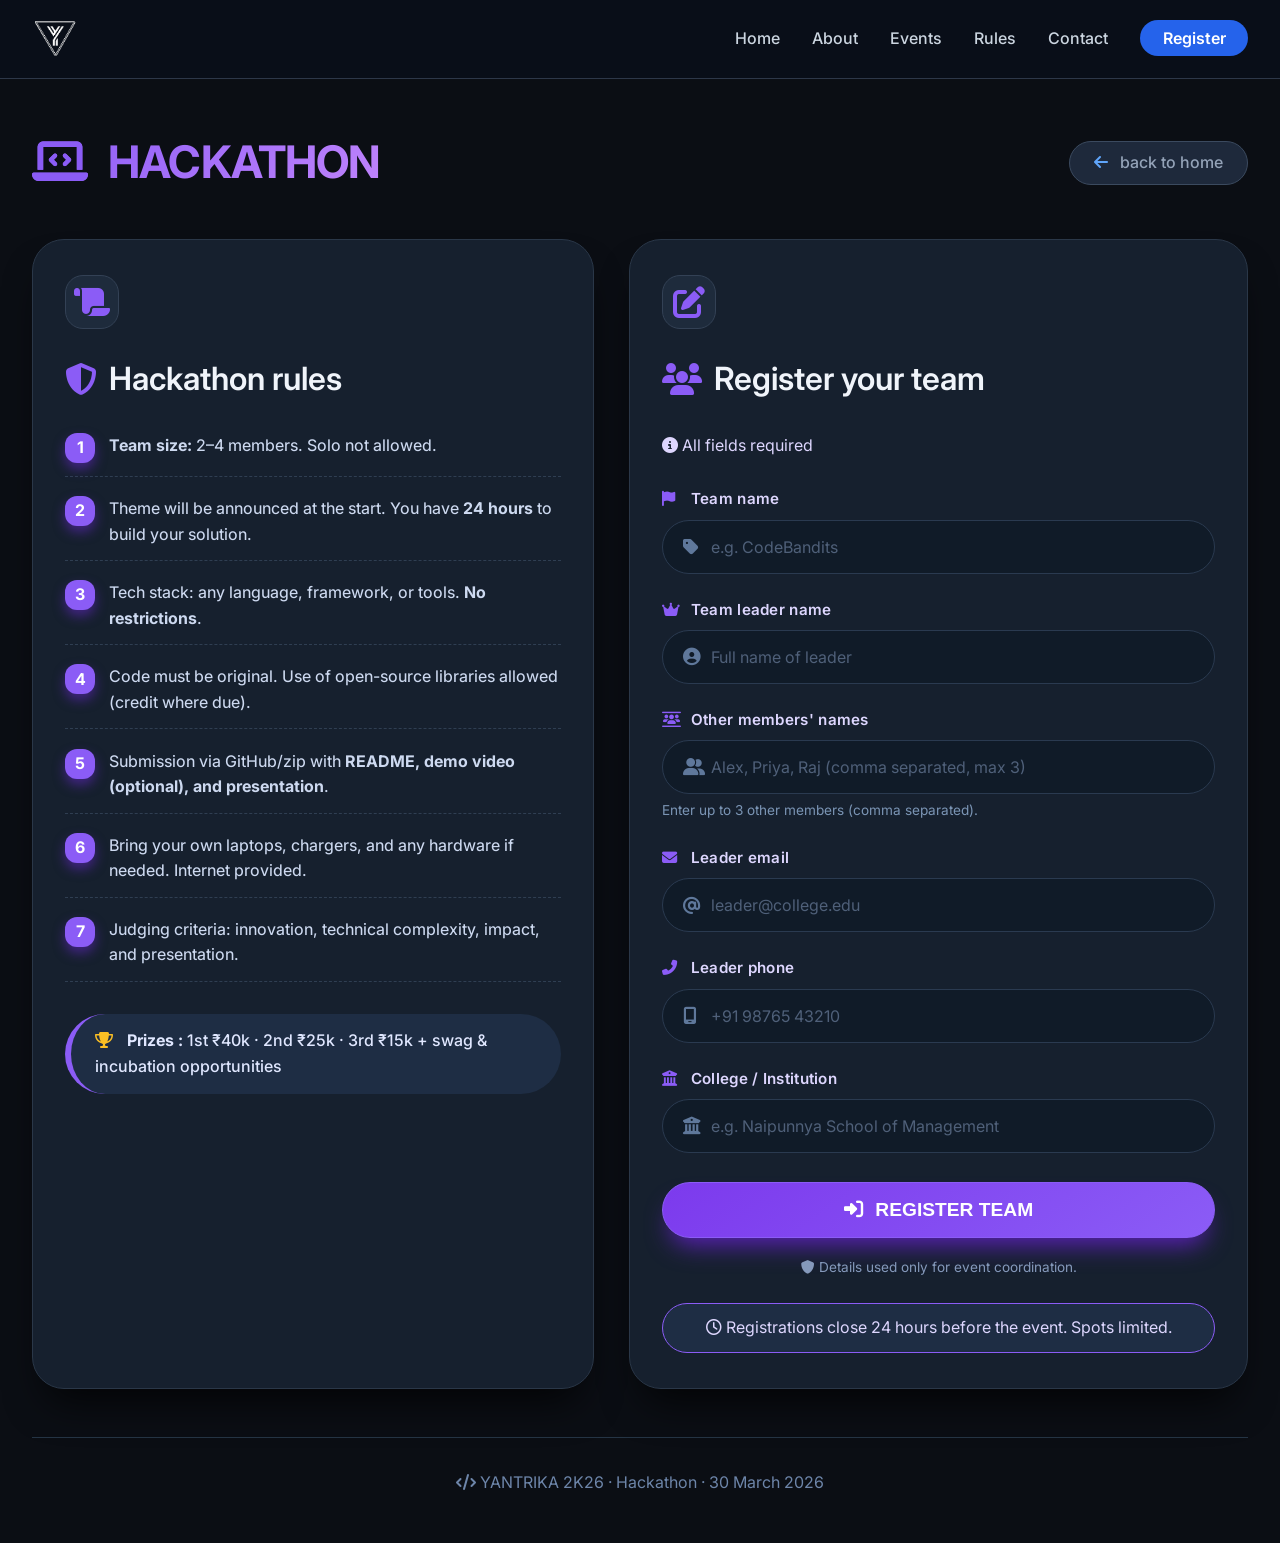
<file: Yantrika website/yantrika edited - Copy/hackathon.html>
<!DOCTYPE html>
<html lang="en">

<head>
    <meta charset="UTF-8" />
    <meta name="viewport" content="width=device-width, initial-scale=1.0" />
    <title>Yantrika 2K26 · Hackathon</title>
    <!-- same fontawesome & google font for consistency -->
    <link rel="stylesheet" href="https://cdnjs.cloudflare.com/ajax/libs/font-awesome/6.6.0/css/all.min.css" />
    <link
        href="https://fonts.googleapis.com/css2?family=Inter:opsz,wght@14..32,400;14..32,500;14..32,600;14..32,700&display=swap"
        rel="stylesheet" />
    <style>
        * {
            margin: 0;
            padding: 0;
            box-sizing: border-box;
        }

        body {
            font-family: 'Inter', sans-serif;
            background: #0b0e14;
            color: #e2e8f0;
            line-height: 1.6;
            min-height: 100vh;
            display: flex;
            flex-direction: column;
        }

        /* ---------- navbar (matches home page style) ---------- */
        header {
            background: rgba(10, 15, 25, 0.95);
            backdrop-filter: blur(10px);
            border-bottom: 1px solid #2d3748;
            position: sticky;
            top: 0;
            z-index: 100;
        }

        .navbar {
            max-width: 1300px;
            margin: 0 auto;
            padding: 0.8rem 2rem;
            display: flex;
            align-items: center;
            justify-content: space-between;
        }

        .nav-logo img {
            height: 70px;
            width: auto;
        }

        .nav-menu {
            display: flex;
            list-style: none;
            gap: 2rem;
            align-items: center;
        }

        .nav-link {
            text-decoration: none;
            color: #cbd5e0;
            font-weight: 500;
            transition: color 0.2s;
            font-size: 1rem;
        }

        .nav-link:hover {
            color: #60a5fa;
        }

        .register-link {
            background: #2563eb;
            color: white;
            padding: 0.5rem 1.4rem;
            border-radius: 40px;
            font-weight: 600;
        }

        .register-link:hover {
            background: #3b82f6;
            color: white;
        }

        #menu-open-button,
        #menu-close-button {
            display: none;
            background: none;
            border: none;
            color: white;
            font-size: 1.8rem;
            cursor: pointer;
        }

        /* ---------- main hackathon container ---------- */
        .hack-main {
            flex: 1;
            max-width: 1300px;
            margin: 3rem auto;
            padding: 0 2rem;
            width: 100%;
        }

        /* header with title & back */
        .page-header {
            display: flex;
            justify-content: space-between;
            align-items: center;
            margin-bottom: 2.5rem;
            flex-wrap: wrap;
            gap: 1rem;
        }

        .page-header h1 {
            font-size: 2.8rem;
            font-weight: 700;
            background: linear-gradient(130deg, #8b5cf6, #c084fc);
            -webkit-background-clip: text;
            background-clip: text;
            color: transparent;
            letter-spacing: -0.02em;
        }

        .page-header h1 i {
            color: #8b5cf6;
            margin-right: 12px;
            background: none;
            -webkit-background-clip: unset;
            background-clip: unset;
            color: #8b5cf6;
        }

        .home-badge {
            background: #1e293b;
            padding: 0.5rem 1.5rem;
            border-radius: 60px;
            border: 1px solid #3b4a5f;
            font-weight: 500;
        }

        .home-badge a {
            color: #94a3b8;
            text-decoration: none;
        }

        .home-badge i {
            margin-right: 8px;
            color: #60a5fa;
        }

        /* two column layout */
        .th-grid {
            display: grid;
            grid-template-columns: 1fr 1.1fr;
            gap: 2.2rem;
            margin-top: 1rem;
        }

        /* common card style */
        .rules-card,
        .form-card {
            background: #16202e;
            border-radius: 2rem;
            padding: 2.2rem 2rem;
            box-shadow: 0 25px 40px -15px rgba(0, 0, 0, 0.8);
            border: 1px solid #2a3748;
            backdrop-filter: blur(4px);
            transition: transform 0.2s ease, border-color 0.2s;
        }

        .rules-card:hover,
        .form-card:hover {
            border-color: #8b5cf6;
            transform: translateY(-5px);
        }

        .card-icon {
            display: inline-flex;
            align-items: center;
            justify-content: center;
            width: 54px;
            height: 54px;
            background: #1e2b3c;
            border-radius: 18px;
            color: #8b5cf6;
            font-size: 2rem;
            margin-bottom: 1.5rem;
            border: 1px solid #334155;
        }

        h2 {
            font-size: 2rem;
            font-weight: 600;
            margin-bottom: 1.8rem;
            display: flex;
            align-items: center;
            gap: 12px;
            color: #f0f4fa;
        }

        h2 i {
            color: #8b5cf6;
            font-size: 2rem;
        }

        /* rules list */
        .rules-list {
            list-style: none;
        }

        .rules-list li {
            display: flex;
            align-items: flex-start;
            gap: 14px;
            margin-bottom: 1.2rem;
            padding-bottom: 0.8rem;
            border-bottom: 1px dashed #2f3e52;
        }

        .rule-num {
            background: #8b5cf6;
            color: white;
            width: 30px;
            height: 30px;
            border-radius: 12px;
            display: inline-flex;
            align-items: center;
            justify-content: center;
            font-weight: 700;
            font-size: 1rem;
            flex-shrink: 0;
            box-shadow: 0 6px 12px #6d28d980;
        }

        .rule-text {
            flex: 1;
            color: #cdd9f0;
            font-weight: 450;
        }

        .rule-highlight {
            background: #7c3aed;
            color: #ede9fe;
            padding: 0.2rem 0.9rem;
            border-radius: 30px;
            font-size: 0.9rem;
            font-weight: 600;
            margin-left: 8px;
            white-space: nowrap;
        }

        .prize-note {
            background: #1e2d44;
            border-radius: 50px;
            padding: 0.9rem 1.5rem;
            margin-top: 2rem;
            border-left: 6px solid #8b5cf6;
            font-weight: 500;
            color: #e0e7ff;
        }

        .prize-note i {
            color: #fbbf24;
            margin-right: 10px;
        }

        /* ---------- form styling ---------- */
        .form-group {
            margin-bottom: 1.5rem;
        }

        label {
            display: block;
            font-weight: 600;
            font-size: 0.95rem;
            margin-bottom: 0.5rem;
            color: #ddd6fe;
            letter-spacing: 0.3px;
        }

        label i {
            width: 24px;
            color: #8b5cf6;
        }

        .input-wrapper {
            display: flex;
            align-items: center;
            background: #101b28;
            border-radius: 60px;
            padding: 0.1rem 1.2rem;
            border: 1.5px solid #2a3a50;
            transition: all 0.2s;
        }

        .input-wrapper:hover,
        .input-wrapper:focus-within {
            border-color: #8b5cf6;
            box-shadow: 0 0 0 3px #6d28d980;
        }

        .input-wrapper i {
            color: #5f789b;
            font-size: 1.1rem;
            width: 30px;
        }

        input {
            width: 100%;
            padding: 0.9rem 0;
            background: transparent;
            border: none;
            font-size: 1rem;
            font-family: 'Inter', sans-serif;
            color: #edf2f7;
            outline: none;
        }

        input::placeholder {
            color: #4f6079;
            font-weight: 400;
        }

        .btn-register {
            background: linear-gradient(145deg, #7c3aed, #8b5cf6);
            border: none;
            color: white;
            font-weight: 700;
            font-size: 1.2rem;
            padding: 1rem 2rem;
            border-radius: 60px;
            width: 100%;
            cursor: pointer;
            display: flex;
            align-items: center;
            justify-content: center;
            gap: 12px;
            margin-top: 1.8rem;
            border: 1px solid #8b5cf6;
            box-shadow: 0 15px 25px -8px #5b21b6;
            transition: all 0.2s;
        }

        .btn-register:hover:not(:disabled) {
            background: linear-gradient(145deg, #8b5cf6, #a78bfa);
            transform: scale(1.02);
            box-shadow: 0 20px 30px -8px #5b21b6;
        }

        .btn-register:disabled {
            opacity: 0.65;
            cursor: not-allowed;
        }

        .success-message {
            background: #0f371f;
            color: #b8f3c5;
            border-radius: 60px;
            padding: 0.9rem 1.5rem;
            text-align: center;
            font-weight: 600;
            margin-top: 1.8rem;
            display: none;
            align-items: center;
            justify-content: center;
            gap: 12px;
            border: 1px solid #2e7d5e;
        }

        .success-message.show {
            display: flex;
        }

        .success-message i {
            font-size: 1.5rem;
            color: #4ade80;
        }

        small {
            display: block;
            margin-top: 1.2rem;
            color: #8599bb;
            font-size: 0.85rem;
            text-align: center;
        }

        .footer-note {
            margin-top: 3rem;
            text-align: center;
            color: #6d85a9;
            border-top: 1px solid #253545;
            padding-top: 2rem;
        }

        .footer-note a {
            color: #90caf9;
            text-decoration: none;
            font-weight: 500;
        }

        /* --- mobile menu improvements --- */
        @media (max-width: 700px) {
            .navbar {
                padding: 0.8rem 1.5rem;
            }

            .nav-menu {
                position: fixed;
                top: 0;
                right: -100%;
                width: 280px;
                height: 100vh;
                background: #0f172a;
                flex-direction: column;
                padding: 5rem 2rem;
                transition: right 0.3s ease;
                box-shadow: -5px 0 30px black;
                z-index: 200;
                overflow-y: auto;
            }

            body.show-mobile-menu .nav-menu {
                right: 0;
            }

            body.show-mobile-menu {
                overflow: hidden;
            }

            #menu-open-button {
                display: block;
            }

            #menu-close-button {
                display: block;
                position: absolute;
                top: 1.5rem;
                right: 1.5rem;
            }
        }

        /* responsiveness for other sections */
        @media (max-width: 1024px) {
            .th-grid {
                gap: 1.5rem;
            }

            .rules-card,
            .form-card {
                padding: 1.8rem 1.5rem;
            }
        }

        @media (max-width: 900px) {
            .th-grid {
                grid-template-columns: 1fr;
            }

            .page-header h1 {
                font-size: 2.3rem;
            }
        }

        @media (max-width: 500px) {
            .hack-main {
                margin: 1.5rem auto;
                padding: 0 1rem;
            }

            .page-header {
                margin-bottom: 1.5rem;
                flex-direction: column;
                align-items: flex-start;
                gap: 0.8rem;
            }

            .page-header h1 {
                font-size: 1.8rem;
            }

            .home-badge {
                padding: 0.4rem 1rem;
                font-size: 0.9rem;
            }

            .rules-card,
            .form-card {
                padding: 1.5rem 1.2rem;
                border-radius: 1.2rem;
            }

            .card-icon {
                width: 44px;
                height: 44px;
                font-size: 1.6rem;
                margin-bottom: 1rem;
                border-radius: 14px;
            }

            h2 {
                font-size: 1.5rem;
                margin-bottom: 1.2rem;
            }

            h2 i {
                font-size: 1.5rem;
            }

            .rules-list li {
                gap: 10px;
                font-size: 0.95rem;
            }

            .rule-num {
                width: 26px;
                height: 26px;
                font-size: 0.9rem;
                border-radius: 8px;
            }

            .input-wrapper {
                padding: 0.1rem 1rem;
            }

            input {
                font-size: 0.95rem;
            }

            .btn-register {
                padding: 0.9rem 1.2rem;
                font-size: 1.05rem;
            }

            .prize-note {
                padding: 0.8rem 1rem;
                font-size: 0.9rem;
                margin-top: 1.5rem;
            }

            .footer-note {
                font-size: 0.85rem;
                padding: 1.5rem 1rem 0;
            }
        }
    </style>
</head>

<body>
    <!-- navbar (same as home) -->
    <header>
        <nav class="navbar">
            <a href="index.html" class="nav-logo">
                <img src="./yantrika-images/yantrika.png" alt="Yantrika Logo" style="height:45px;">
            </a>
            <ul class="nav-menu">
                <button id="menu-close-button" class="fas fa-times"></button>
                <li class="nav-item"><a href="index.html" class="nav-link">Home</a></li>
                <li class="nav-item"><a href="index.html#about" class="nav-link">About</a></li>
                <li class="nav-item"><a href="index.html#events" class="nav-link">Events</a></li>
                <li class="nav-item"><a href="index.html#rules" class="nav-link">Rules</a></li>
                <li class="nav-item"><a href="index.html#contact" class="nav-link">Contact</a></li>
                <li class="nav-item"><a
                        href="https://docs.google.com/forms/d/e/1FAIpQLSdMAK3N2_PCzqhsFvhlyOdtZt3FZMfPoFVZkqa5NTaTAF0Fag/viewform?usp=dialog"
                        class="nav-link register-link">Register</a></li>
            </ul>
            <button id="menu-open-button" class="fas fa-bars"></button>
        </nav>
    </header>

    <main class="hack-main">
        <!-- page header -->
        <div class="page-header">
            <h1><i class="fas fa-laptop-code"></i> HACKATHON</h1>
            <div class="home-badge">
                <a href="index.html"><i class="fas fa-arrow-left"></i> back to home</a>
            </div>
        </div>

        <!-- two content columns: rules & registration -->
        <div class="th-grid">
            <!-- LEFT: RULES CARD (hackathon specific) -->
            <div class="rules-card">
                <div class="card-icon"><i class="fas fa-scroll"></i></div>
                <h2><i class="fas fa-shield-halved"></i> Hackathon rules</h2>
                <ul class="rules-list">
                    <li>
                        <span class="rule-num">1</span>
                        <span class="rule-text"><strong>Team size:</strong> 2–4 members. Solo not allowed.</span>
                    </li>
                    <li>
                        <span class="rule-num">2</span>
                        <span class="rule-text">Theme will be announced at the start. You have <strong>24 hours</strong>
                            to build your solution.</span>
                    </li>
                    <li>
                        <span class="rule-num">3</span>
                        <span class="rule-text">Tech stack: any language, framework, or tools. <strong>No
                                restrictions</strong>.</span>
                    </li>
                    <li>
                        <span class="rule-num">4</span>
                        <span class="rule-text">Code must be original. Use of open-source libraries allowed (credit
                            where due).</span>
                    </li>
                    <li>
                        <span class="rule-num">5</span>
                        <span class="rule-text">Submission via GitHub/zip with <strong>README, demo video (optional),
                                and presentation</strong>.</span>
                    </li>
                    <li>
                        <span class="rule-num">6</span>
                        <span class="rule-text">Bring your own laptops, chargers, and any hardware if needed. Internet
                            provided.</span>
                    </li>
                    <li>
                        <span class="rule-num">7</span>
                        <span class="rule-text">Judging criteria: innovation, technical complexity, impact, and
                            presentation.</span>
                    </li>
                </ul>
                <div class="prize-note">
                    <i class="fas fa-trophy"></i> <strong>Prizes :</strong> 1st ₹40k · 2nd ₹25k · 3rd ₹15k + swag &
                    incubation opportunities
                </div>
            </div>

            <!-- RIGHT: REGISTRATION FORM CARD (team) -->
            <div class="form-card">
                <div class="card-icon"><i class="fas fa-pen-to-square"></i></div>
                <h2><i class="fas fa-users"></i> Register your team</h2>
                <p style="margin-bottom: 1.8rem; color: #ddd6fe;"><i class="fas fa-info-circle"></i> All fields required
                </p>

                <form id="hackForm">
                    <!-- Team name -->
                    <div class="form-group">
                        <label><i class="fas fa-flag"></i> Team name</label>
                        <div class="input-wrapper">
                            <i class="fas fa-tag"></i>
                            <input type="text" id="teamName" placeholder="e.g. CodeBandits" required>
                        </div>
                    </div>

                    <!-- Leader name -->
                    <div class="form-group">
                        <label><i class="fas fa-crown"></i> Team leader name</label>
                        <div class="input-wrapper">
                            <i class="fas fa-user-circle"></i>
                            <input type="text" id="leaderName" placeholder="Full name of leader" required>
                        </div>
                    </div>

                    <!-- Other members (single field) -->
                    <div class="form-group">
                        <label><i class="fas fa-users-between-lines"></i> Other members' names</label>
                        <div class="input-wrapper">
                            <i class="fas fa-user-group"></i>
                            <input type="text" id="membersInput" placeholder="Alex, Priya, Raj (comma separated, max 3)"
                                required>
                        </div>
                        <small style="display: block; margin-top: 6px; color: #7b95b5; text-align: left;">Enter up to 3
                            other members (comma separated).</small>
                    </div>

                    <!-- Leader email -->
                    <div class="form-group">
                        <label><i class="fas fa-envelope"></i> Leader email</label>
                        <div class="input-wrapper">
                            <i class="fas fa-at"></i>
                            <input type="email" id="leaderEmail" placeholder="leader@college.edu" required>
                        </div>
                    </div>

                    <!-- Leader phone -->
                    <div class="form-group">
                        <label><i class="fas fa-phone-alt"></i> Leader phone</label>
                        <div class="input-wrapper">
                            <i class="fas fa-mobile-screen"></i>
                            <input type="tel" id="leaderPhone" placeholder="+91 98765 43210" required>
                        </div>
                    </div>

                    <!-- College -->
                    <div class="form-group">
                        <label><i class="fas fa-building-columns"></i> College / Institution</label>
                        <div class="input-wrapper">
                            <i class="fas fa-university"></i>
                            <input type="text" id="college" placeholder="e.g. Naipunnya School of Management" required>
                        </div>
                    </div>

                    <button type="submit" class="btn-register" id="registerBtn">
                        <i class="fas fa-right-to-bracket"></i> REGISTER TEAM
                    </button>
                    <small><i class="fas fa-shield"></i> Details used only for event coordination.</small>
                </form>

                <!-- success message -->
                <div id="successMsg" class="success-message">
                    <i class="fas fa-circle-check"></i> Team registered! Check your email for theme & guidelines.
                </div>

                <!-- deadline note -->
                <div
                    style="margin-top: 1.5rem; background: #1e2d44; border-radius: 60px; padding: 0.7rem 1rem; color: #ddd6fe; text-align: center; border: 1px solid #8b5cf6;">
                    <i class="far fa-clock"></i> Registrations close 24 hours before the event. Spots limited.
                </div>
            </div>
        </div>

        <!-- footer hint -->
        <div class="footer-note">
            <i class="fas fa-code"></i> YANTRIKA 2K26 · Hackathon · 30 March 2026
        </div>
    </main>

    <script>
        (function () {
            // ---------- mobile menu toggle ----------
            const menuOpen = document.getElementById('menu-open-button');
            const menuClose = document.getElementById('menu-close-button');
            const body = document.body;

            if (menuOpen) {
                menuOpen.addEventListener('click', () => {
                    body.classList.toggle('show-mobile-menu');
                });
            }

            if (menuClose) {
                menuClose.addEventListener('click', () => {
                    body.classList.remove('show-mobile-menu');
                });
            }

            document.querySelectorAll('.nav-link').forEach(link => {
                link.addEventListener('click', () => {
                    body.classList.remove('show-mobile-menu');
                });
            });

            // ---------- hackathon form handling (demo) ----------
            const form = document.getElementById('hackForm');
            const successDiv = document.getElementById('successMsg');
            const registerBtn = document.getElementById('registerBtn');

            form.addEventListener('submit', async function (e) {
                e.preventDefault();

                const data = {
                    team: document.getElementById("teamName").value,
                    leader: document.getElementById("leaderName").value,
                    members: document.getElementById("membersInput").value,
                    email: document.getElementById("leaderEmail").value,
                    phone: document.getElementById("leaderPhone").value,
                    college: document.getElementById("college").value
                };

                registerBtn.disabled = true;
                registerBtn.innerHTML = `<i class="fas fa-spinner fa-spin"></i> Submitting...`;

                await fetch("https://script.google.com/macros/s/AKfycbyiQ4F3xHVRhN_YnJFsfG7Ib6IylaF5epCJ5JIhnVtYhI3Eguo5k0caaHUmvXr9qG0SOQ/exec", {
                    method: "POST",
                    body: JSON.stringify(data)
                });

                successDiv.classList.add('show');
                registerBtn.innerHTML = `<i class="fas fa-check-circle"></i> REGISTERED`;
            });
        })();
    </script>
</body>

</html>
</file>
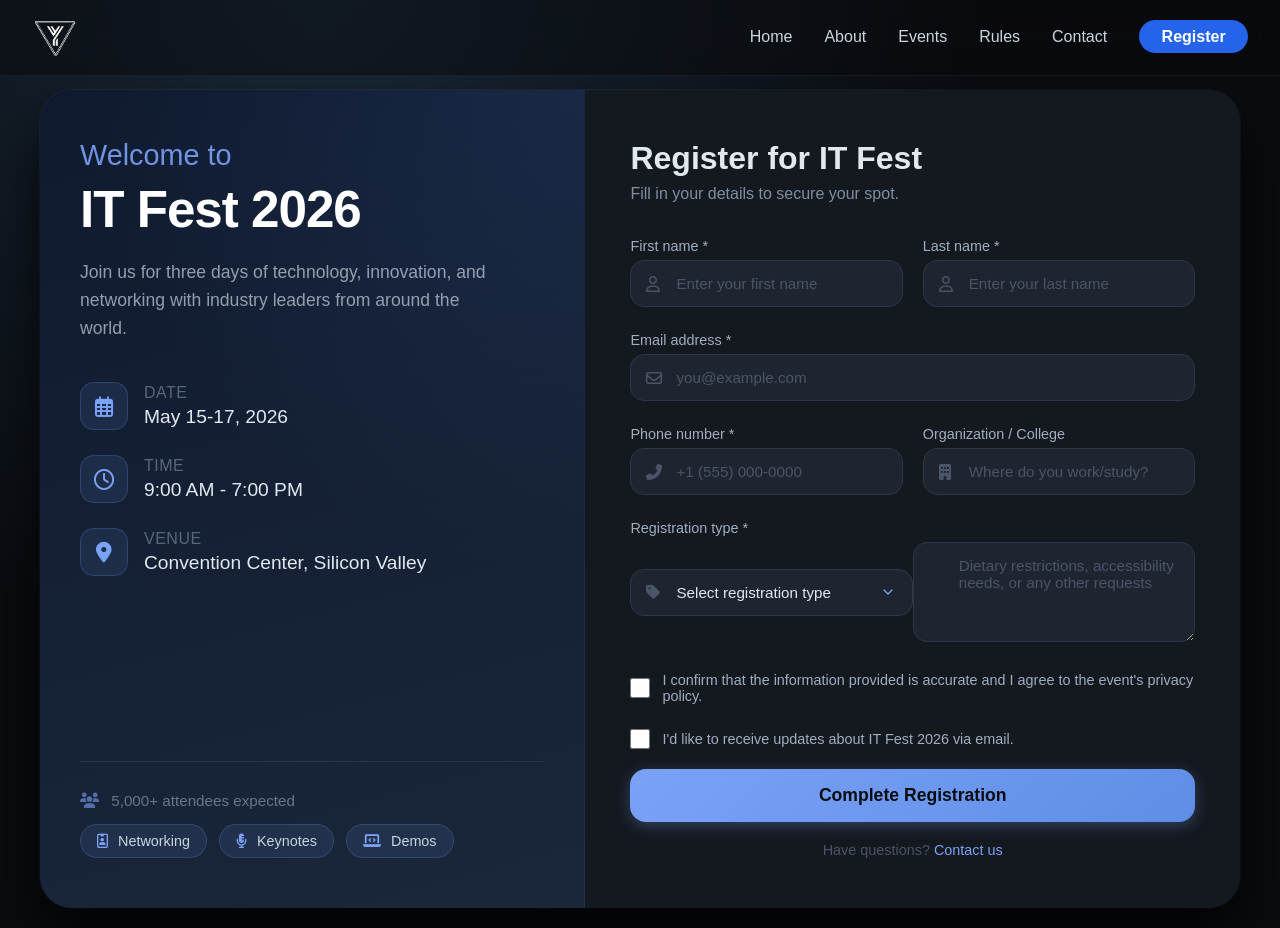
<file: Yantrika website/yantrika edited - Copy/register.html>
<!DOCTYPE html>
<html lang="en">
<head>
    <meta charset="UTF-8">
    <meta name="viewport" content="width=device-width, initial-scale=1.0">
    <title>IT Fest 2026 | Registration</title>
    <!-- Font Awesome for icons -->
    <link rel="stylesheet" href="https://cdnjs.cloudflare.com/ajax/libs/font-awesome/6.4.0/css/all.min.css">
    <style>
        * {
            margin: 0;
            padding: 0;
            box-sizing: border-box;
            font-family: 'Inter', -apple-system, BlinkMacSystemFont, 'Segoe UI', sans-serif;
        }

        /* === NAVBAR === */
header {
  position: fixed;
  top: 0;
  width: 100%;
  z-index: 100;
  background: rgba(9, 9, 11, 0.5);
  backdrop-filter: blur(24px);
  -webkit-backdrop-filter: blur(24px);
  border-bottom: 1px solid rgba(255, 255, 255, 0.05);
  transition: var(--transition);
}
header.scrolled {
  background: rgba(9, 9, 11, 0.92);
  box-shadow: 0 4px 40px rgba(0, 0, 0, 0.5);
}

        .navbar {
            max-width: 1300px;
            margin: 0 auto;
            padding: 0.8rem 2rem;
            display: flex;
            align-items: center;
            justify-content: space-between;
        }

        .nav-logo img {
            height: 70px;
            width: auto;
        }

        .nav-menu {
            display: flex;
            list-style: none;
            gap: 2rem;
            align-items: center;
        }

        .nav-link {
            text-decoration: none;
            color: #cbd5e0;
            font-weight: 500;
            transition: color 0.2s;
            font-size: 1rem;
        }

        .nav-link:hover {
            color: #60a5fa;
        }

        .register-link {
            background: #2563eb;
            color: white;
            padding: 0.5rem 1.4rem;
            border-radius: 40px;
            font-weight: 600;
        }

        .register-link:hover {
            background: #3b82f6;
            color: white;
        }

        #menu-open-button,
        #menu-close-button {
            display: none;
            background: none;
            border: none;
            color: white;
            font-size: 1.8rem;
            cursor: pointer;
        }

        body {
            min-height: 100vh;
            background: #0A0C10;
            background-image: radial-gradient(circle at 25% 0%, #1a2a3a 0%, #0A0C10 50%);
            display: flex;
            align-items: center;
            justify-content: center;
            padding: 20px;
        }

        .container {
            width: 100%;
            max-width: 1200px;
            background: #14181F;
            border-radius: 32px;
            box-shadow: 0 30px 60px rgba(0, 0, 0, 0.8), 0 0 0 1px rgba(255, 255, 255, 0.05);
            overflow: hidden;
            display: grid;
            grid-template-columns: 1fr 1.2fr;
            backdrop-filter: blur(10px);
            margin-top: 70px;
        }

        /* Left side - Event branding (dark) */
        .event-brand {
            background: linear-gradient(165deg, #0F1A2F 0%, #1A2639 100%);
            padding: 50px 40px;
            color: #fff;
            display: flex;
            flex-direction: column;
            position: relative;
            border-right: 1px solid rgba(255, 255, 255, 0.05);
        }

        .event-brand::after {
            content: '';
            position: absolute;
            top: 0;
            left: 0;
            right: 0;
            bottom: 0;
            background: radial-gradient(circle at 100% 0%, rgba(100, 150, 255, 0.1) 0%, transparent 50%);
            pointer-events: none;
        }

        .event-brand h1 {
            font-size: 3.2rem;
            font-weight: 700;
            line-height: 1.1;
            margin-bottom: 20px;
            letter-spacing: -0.02em;
            position: relative;
            z-index: 1;
        }

        .event-brand h1 span {
            color: #7AA2F7;
            display: block;
            font-size: 1.8rem;
            font-weight: 400;
            margin-bottom: 10px;
            letter-spacing: normal;
            opacity: 0.9;
        }

        .event-description {
            font-size: 1.1rem;
            line-height: 1.6;
            opacity: 0.7;
            margin-bottom: 40px;
            max-width: 90%;
            position: relative;
            z-index: 1;
            color: #CBD5E0;
        }

        .event-details {
            display: flex;
            flex-direction: column;
            gap: 25px;
            margin-bottom: 40px;
            position: relative;
            z-index: 1;
        }

        .detail-item {
            display: flex;
            align-items: center;
            gap: 16px;
        }

        .detail-icon {
            width: 48px;
            height: 48px;
            background: rgba(122, 162, 247, 0.1);
            border-radius: 14px;
            display: flex;
            align-items: center;
            justify-content: center;
            font-size: 1.3rem;
            color: #7AA2F7;
            border: 1px solid rgba(122, 162, 247, 0.2);
        }

        .detail-text h4 {
            font-size: 1rem;
            font-weight: 500;
            opacity: 0.5;
            margin-bottom: 4px;
            text-transform: uppercase;
            letter-spacing: 0.5px;
            color: #A0AEC0;
        }

        .detail-text p {
            font-size: 1.2rem;
            font-weight: 500;
            color: #E2E8F0;
        }

        .event-highlight {
            margin-top: auto;
            padding-top: 30px;
            border-top: 1px solid rgba(255, 255, 255, 0.08);
            position: relative;
            z-index: 1;
        }

        .highlight-text {
            font-size: 0.95rem;
            opacity: 0.6;
            margin-bottom: 15px;
            color: #A0AEC0;
        }

        .highlight-text i {
            color: #7AA2F7;
        }

        .badge-group {
            display: flex;
            gap: 12px;
            flex-wrap: wrap;
        }

        .badge {
            background: rgba(122, 162, 247, 0.1);
            padding: 8px 16px;
            border-radius: 40px;
            font-size: 0.9rem;
            font-weight: 500;
            color: #CBD5E0;
            border: 1px solid rgba(122, 162, 247, 0.2);
        }

        .badge i {
            color: #7AA2F7;
            margin-right: 6px;
        }

        /* Right side - Registration form (dark) */
        .registration-section {
            padding: 50px 45px;
            background: #14181F;
        }

        .section-header {
            margin-bottom: 35px;
        }

        .section-header h2 {
            font-size: 2rem;
            color: #E2E8F0;
            font-weight: 600;
            margin-bottom: 8px;
        }

        .section-header p {
            color: #7F8EA3;
            font-size: 1rem;
        }

        .form-grid {
            display: grid;
            grid-template-columns: repeat(2, 1fr);
            gap: 20px;
        }

        .form-group {
            margin-bottom: 5px;
        }

        .form-group.full-width {
            grid-column: span 2;
        }

        label {
            display: block;
            font-size: 0.9rem;
            font-weight: 500;
            color: #A0AEC0;
            margin-bottom: 6px;
        }

        .input-wrapper {
            position: relative;
            display: flex;
            align-items: center;
        }

        .input-wrapper i {
            position: absolute;
            left: 16px;
            color: #4A5568;
            font-size: 1rem;
            transition: color 0.2s;
            z-index: 1;
        }

        input, select, textarea {
            width: 100%;
            padding: 14px 16px 14px 45px;
            border: 1.5px solid #2D3748;
            border-radius: 14px;
            font-size: 0.95rem;
            transition: all 0.2s;
            background: #1E2530;
            color: #E2E8F0;
        }

        input::placeholder, textarea::placeholder {
            color: #4A5568;
        }

        textarea {
            padding: 14px 16px 14px 45px;
            min-height: 100px;
            resize: vertical;
            font-family: inherit;
        }

        select {
            appearance: none;
            background-image: url("data:image/svg+xml;charset=UTF-8,%3csvg xmlns='http://www.w3.org/2000/svg' viewBox='0 0 24 24' fill='none' stroke='%237AA2F7' stroke-width='2' stroke-linecap='round' stroke-linejoin='round'%3e%3cpolyline points='6 9 12 15 18 9'%3e%3c/polyline%3e%3c/svg%3e");
            background-repeat: no-repeat;
            background-position: right 16px center;
            background-size: 16px;
        }

        select option {
            background: #1E2530;
            color: #E2E8F0;
        }

        input:focus, select:focus, textarea:focus {
            outline: none;
            border-color: #7AA2F7;
            background: #252F3C;
            box-shadow: 0 4px 12px rgba(122, 162, 247, 0.2);
        }

        input:focus + i, select:focus + i, textarea:focus + i {
            color: #7AA2F7;
        }

        .checkbox-group {
            display: flex;
            align-items: center;
            gap: 12px;
            margin: 25px 0 20px;
        }

        .checkbox-group input[type="checkbox"] {
            width: 20px;
            height: 20px;
            accent-color: #7AA2F7;
            margin: 0;
            padding: 0;
            flex-shrink: 0;
            background: #1E2530;
            border: 1.5px solid #2D3748;
        }

        .checkbox-group label {
            margin: 0;
            font-weight: 400;
            color: #A0AEC0;
        }

        .btn-register {
            width: 100%;
            padding: 16px;
            background: linear-gradient(135deg, #7AA2F7 0%, #5f8ee6 100%);
            color: #0A0C10;
            border: none;
            border-radius: 16px;
            font-size: 1.1rem;
            font-weight: 600;
            cursor: pointer;
            transition: all 0.2s;
            display: flex;
            align-items: center;
            justify-content: center;
            gap: 10px;
            box-shadow: 0 4px 15px rgba(122, 162, 247, 0.3);
        }

        .btn-register:hover {
            background: linear-gradient(135deg, #8bb3ff 0%, #7AA2F7 100%);
            transform: translateY(-2px);
            box-shadow: 0 8px 25px rgba(122, 162, 247, 0.4);
            color: #000;
        }

        .btn-register i {
            font-size: 1rem;
            transition: transform 0.2s;
        }

        .btn-register:hover i {
            transform: translateX(5px);
        }

        .form-footer {
            text-align: center;
            margin-top: 20px;
            color: #4A5568;
            font-size: 0.9rem;
        }

        .form-footer a {
            color: #7AA2F7;
            text-decoration: none;
            font-weight: 500;
            transition: color 0.2s;
        }

        .form-footer a:hover {
            color: #9bb9ff;
            text-decoration: underline;
        }

        /* Custom scrollbar for dark mode */
        ::-webkit-scrollbar {
            width: 10px;
        }

        ::-webkit-scrollbar-track {
            background: #1E2530;
        }

        ::-webkit-scrollbar-thumb {
            background: #3A4556;
            border-radius: 5px;
        }

        ::-webkit-scrollbar-thumb:hover {
            background: #4A5568;
        }

        /* Responsive */
        @media (max-width: 900px) {
            .container {
                grid-template-columns: 1fr;
                max-width: 600px;
            }
            
            .event-brand {
                padding: 40px 30px;
                border-right: none;
                border-bottom: 1px solid rgba(255, 255, 255, 0.05);
            }
            
            .event-brand h1 {
                font-size: 2.5rem;
            }
        }

        @media (max-width: 600px) {
            .form-grid {
                grid-template-columns: 1fr;
            }
            
            .form-group.full-width {
                grid-column: span 1;
            }
            
            .registration-section {
                padding: 35px 25px;
            }
            
            .badge-group {
                flex-direction: column;
            }
        }

        @media (max-width: 700px) {
            .navbar {
                padding: 0.8rem 1.5rem;
            }

            .nav-menu {
                position: fixed;
                top: 0;
                right: -100%;
                width: 280px;
                height: 100vh;
                background: #0f172a;
                flex-direction: column;
                padding: 5rem 2rem;
                transition: right 0.3s ease;
                box-shadow: -5px 0 30px black;
                z-index: 200;
                overflow-y: auto;
            }

            body.show-mobile-menu .nav-menu {
                right: 0;
            }

            body.show-mobile-menu {
                overflow: hidden;
            }

            #menu-open-button {
                display: block;
            }

            #menu-close-button {
                display: block;
                position: absolute;
                top: 1.5rem;
                right: 1.5rem;
            }
        }

        /* responsiveness for other sections */
        @media (max-width: 1024px) {
            .th-grid {
                gap: 1.5rem;
            }

            .rules-card,
            .form-card {
                padding: 1.8rem 1.5rem;
            }
        }

        @media (max-width: 900px) {
            .th-grid {
                grid-template-columns: 1fr;
            }

            .page-header h1 {
                font-size: 2.3rem;
            }
        }

        @media (max-width: 500px) {
            .hack-main {
                margin: 1.5rem auto;
                padding: 0 1rem;
            }

            .page-header {
                margin-bottom: 1.5rem;
                flex-direction: column;
                align-items: flex-start;
                gap: 0.8rem;
            }

            .page-header h1 {
                font-size: 1.8rem;
            }

            .home-badge {
                padding: 0.4rem 1rem;
                font-size: 0.9rem;
            }

            .rules-card,
            .form-card {
                padding: 1.5rem 1.2rem;
                border-radius: 1.2rem;
            }

            .card-icon {
                width: 44px;
                height: 44px;
                font-size: 1.6rem;
                margin-bottom: 1rem;
                border-radius: 14px;
            }

            h2 {
                font-size: 1.5rem;
                margin-bottom: 1.2rem;
            }

            h2 i {
                font-size: 1.5rem;
            }

            .rules-list li {
                gap: 10px;
                font-size: 0.95rem;
            }

            .rule-num {
                width: 26px;
                height: 26px;
                font-size: 0.9rem;
                border-radius: 8px;
            }

            .input-wrapper {
                padding: 0.1rem 1rem;
            }

            input {
                font-size: 0.95rem;
            }

            .btn-register {
                padding: 0.9rem 1.2rem;
                font-size: 1.05rem;
            }

            .prize-note {
                padding: 0.8rem 1rem;
                font-size: 0.9rem;
                margin-top: 1.5rem;
            }

            .footer-note {
                font-size: 0.85rem;
                padding: 1.5rem 1rem 0;
            }
        }
    </style>
</head>
<body>

    <header>
        <nav class="navbar">
            <a href="index.html" class="nav-logo">
                <img src="./yantrika-images/yantrika.png" alt="Yantrika Logo" style="height:45px;">
            </a>
            <ul class="nav-menu">
                <button id="menu-close-button" class="fas fa-times"></button>
                <li class="nav-item"><a href="index.html" class="nav-link">Home</a></li>
                <li class="nav-item"><a href="index.html#about" class="nav-link">About</a></li>
                <li class="nav-item"><a href="index.html#events" class="nav-link">Events</a></li>
                <li class="nav-item"><a href="index.html#rules" class="nav-link">Rules</a></li>
                <li class="nav-item"><a href="index.html#contact" class="nav-link">Contact</a></li>
                <li class="nav-item"><a
                        href="https://docs.google.com/forms/d/e/1FAIpQLSdMAK3N2_PCzqhsFvhlyOdtZt3FZMfPoFVZkqa5NTaTAF0Fag/viewform?usp=dialog"
                        class="nav-link register-link">Register</a></li>
            </ul>
            <button id="menu-open-button" class="fas fa-bars"></button>
        </nav>
    </header>
    <div class="container">
        <!-- Left side - Event branding (dark mode) -->
        <div class="event-brand">
            <h1>
                <span>Welcome to</span>
                IT Fest 2026
            </h1>
            <p class="event-description">
                Join us for three days of technology, innovation, and networking with industry leaders from around the world.
            </p>

            <div class="event-details">
                <div class="detail-item">
                    <div class="detail-icon"><i class="far fa-calendar-alt"></i></div>
                    <div class="detail-text">
                        <h4>Date</h4>
                        <p>May 15-17, 2026</p>
                    </div>
                </div>

                <div class="detail-item">
                    <div class="detail-icon"><i class="far fa-clock"></i></div>
                    <div class="detail-text">
                        <h4>Time</h4>
                        <p>9:00 AM - 7:00 PM</p>
                    </div>
                </div>

                <div class="detail-item">
                    <div class="detail-icon"><i class="fas fa-map-marker-alt"></i></div>
                    <div class="detail-text">
                        <h4>Venue</h4>
                        <p>Convention Center, Silicon Valley</p>
                    </div>
                </div>
            </div>

            <div class="event-highlight">
                <div class="highlight-text">
                    <i class="fas fa-users" style="margin-right: 8px;"></i>
                    5,000+ attendees expected
                </div>
                <div class="badge-group">
                    <span class="badge"><i class="far fa-id-badge"></i> Networking</span>
                    <span class="badge"><i class="fas fa-microphone-alt"></i> Keynotes</span>
                    <span class="badge"><i class="fas fa-laptop-code"></i> Demos</span>
                </div>
            </div>
        </div>

        <!-- Right side - Registration form (dark mode) -->
        <div class="registration-section">
            <div class="section-header">
                <h2>Register for IT Fest</h2>
                <p>Fill in your details to secure your spot.</p>
            </div>

            <form id="registrationForm">
            <div class="form-grid">
                    <!-- First Name -->
                    <div class="form-group">
                        <label>First name *</label>
                        <div class="input-wrapper">
                            <i class="far fa-user"></i>
                            <input type="text" placeholder="Enter your first name" required>
                        </div>
                    </div>

                    <!-- Last Name -->
                    <div class="form-group">
                        <label>Last name *</label>
                        <div class="input-wrapper">
                            <i class="far fa-user"></i>
                            <input type="text" placeholder="Enter your last name" required>
                        </div>
                    </div>

                    <!-- Email -->
                    <div class="form-group full-width">
                        <label>Email address *</label>
                        <div class="input-wrapper">
                            <i class="far fa-envelope"></i>
                            <input type="email" placeholder="you@example.com" required>
                        </div>
                    </div>

                    <!-- Phone -->
                    <div class="form-group">
                        <label>Phone number *</label>
                        <div class="input-wrapper">
                            <i class="fas fa-phone-alt"></i>
                            <input type="tel" placeholder="+1 (555) 000-0000" required>
                        </div>
                    </div>

                    <!-- Organization -->
                    <div class="form-group">
                        <label>Organization / College</label>
                        <div class="input-wrapper">
                            <i class="fas fa-building"></i>
                            <input type="text" placeholder="Where do you work/study?">
                        </div>
                    </div>

                    <!-- Registration Type -->
                    <div class="form-group full-width">
                        <label>Registration type *</label>
                        <div class="input-wrapper">
                            <i class="fas fa-tag"></i>
                            <select required>
                                <option value="" disabled selected>Select registration type</option>
                                <option value="student">Student</option>
                        </div>
                    </div>

                    <!-- Dietary/Notes -->
                    <div class="form-group full-width">
                        <label>Special requests or notes</label>
                        <div class="input-wrapper">
                            <i class="far fa-comment-dots"></i>
                            <textarea placeholder="Dietary restrictions, accessibility needs, or any other requests"></textarea>
                        </div>
                    </div>
                </div>

                <!-- Terms checkbox -->
                <div class="checkbox-group">
                    <input type="checkbox" id="terms" required>
                    <label for="terms">I confirm that the information provided is accurate and I agree to the event's privacy policy.</label>
                </div>

                <!-- Updates checkbox -->
                <div class="checkbox-group">
                    <input type="checkbox" id="updates">
                    <label for="updates">I'd like to receive updates about IT Fest 2026 via email.</label>
                </div>

                <button type="submit" class="btn-register" id="submitBtn">
    <span id="btnText">Complete Registration</span>
    <span id="btnLoader" style="display:none;">
        <i class="fas fa-spinner fa-spin"></i> Sending...
    </span>
</button>

                <div class="form-footer">
                    Have questions? <a href="#">Contact us</a>
                </div>
            </form>
        </div>
    </div>

    <script>
        
const form = document.getElementById("registrationForm");
const btnText = document.getElementById("btnText");
const btnLoader = document.getElementById("btnLoader");
const submitBtn = document.getElementById("submitBtn");

form.addEventListener("submit", async function(e){
    e.preventDefault();

    const inputs = form.querySelectorAll("input, select, textarea");
    const phone = inputs[3].value.trim();

    // Phone validation
    if(!/^[0-9]{10}$/.test(phone)){
        alert("Please enter a valid 10 digit phone number");
        return;
    }

    const data = {
        first: inputs[0].value,
        last: inputs[1].value,
        email: inputs[2].value,
        phone: phone,
        organization: inputs[4].value,
        type: inputs[5].value,
        notes: inputs[6].value
    };

    // Show loading
    btnText.style.display = "none";
    btnLoader.style.display = "inline";
    submitBtn.disabled = true;

    try {

        await fetch("https://script.google.com/macros/s/AKfycbyd5WnzF4Q9B_nnZZJLfnxZVSRN7z0LHiRnMvFOlqbVOEJ4emB9z1AMgylHkJiyhcz4/exec",{
            method:"POST",
            body:JSON.stringify(data)
        });

        btnLoader.innerHTML = '<i class="fas fa-check"></i> Submitted';

        setTimeout(()=>{
            form.reset();
            btnLoader.style.display="none";
            btnText.style.display="inline";
            btnLoader.innerHTML='<i class="fas fa-spinner fa-spin"></i> Sending...';
            submitBtn.disabled=false;
        },2000);

    } catch(err){
        alert("Submission failed. Try again.");
        btnLoader.style.display="none";
        btnText.style.display="inline";
        submitBtn.disabled=false;
    }
});

// ---------- mobile menu toggle (fixed: open button now toggles class) ----------
      const menuOpen = document.getElementById('menu-open-button');
      const menuClose = document.getElementById('menu-close-button');
      const body = document.body;

      if (menuOpen) {
        menuOpen.addEventListener('click', () => {
          // Toggle the mobile menu class
          body.classList.toggle('show-mobile-menu');
        });
      }

      if (menuClose) {
        menuClose.addEventListener('click', () => {
          body.classList.remove('show-mobile-menu');
        });
      }

      // close menu when any nav-link is clicked
      document.querySelectorAll('.nav-link').forEach(link => {
        link.addEventListener('click', () => {
          body.classList.remove('show-mobile-menu');
        });
      });
</script>
</body>
</html>
</file>
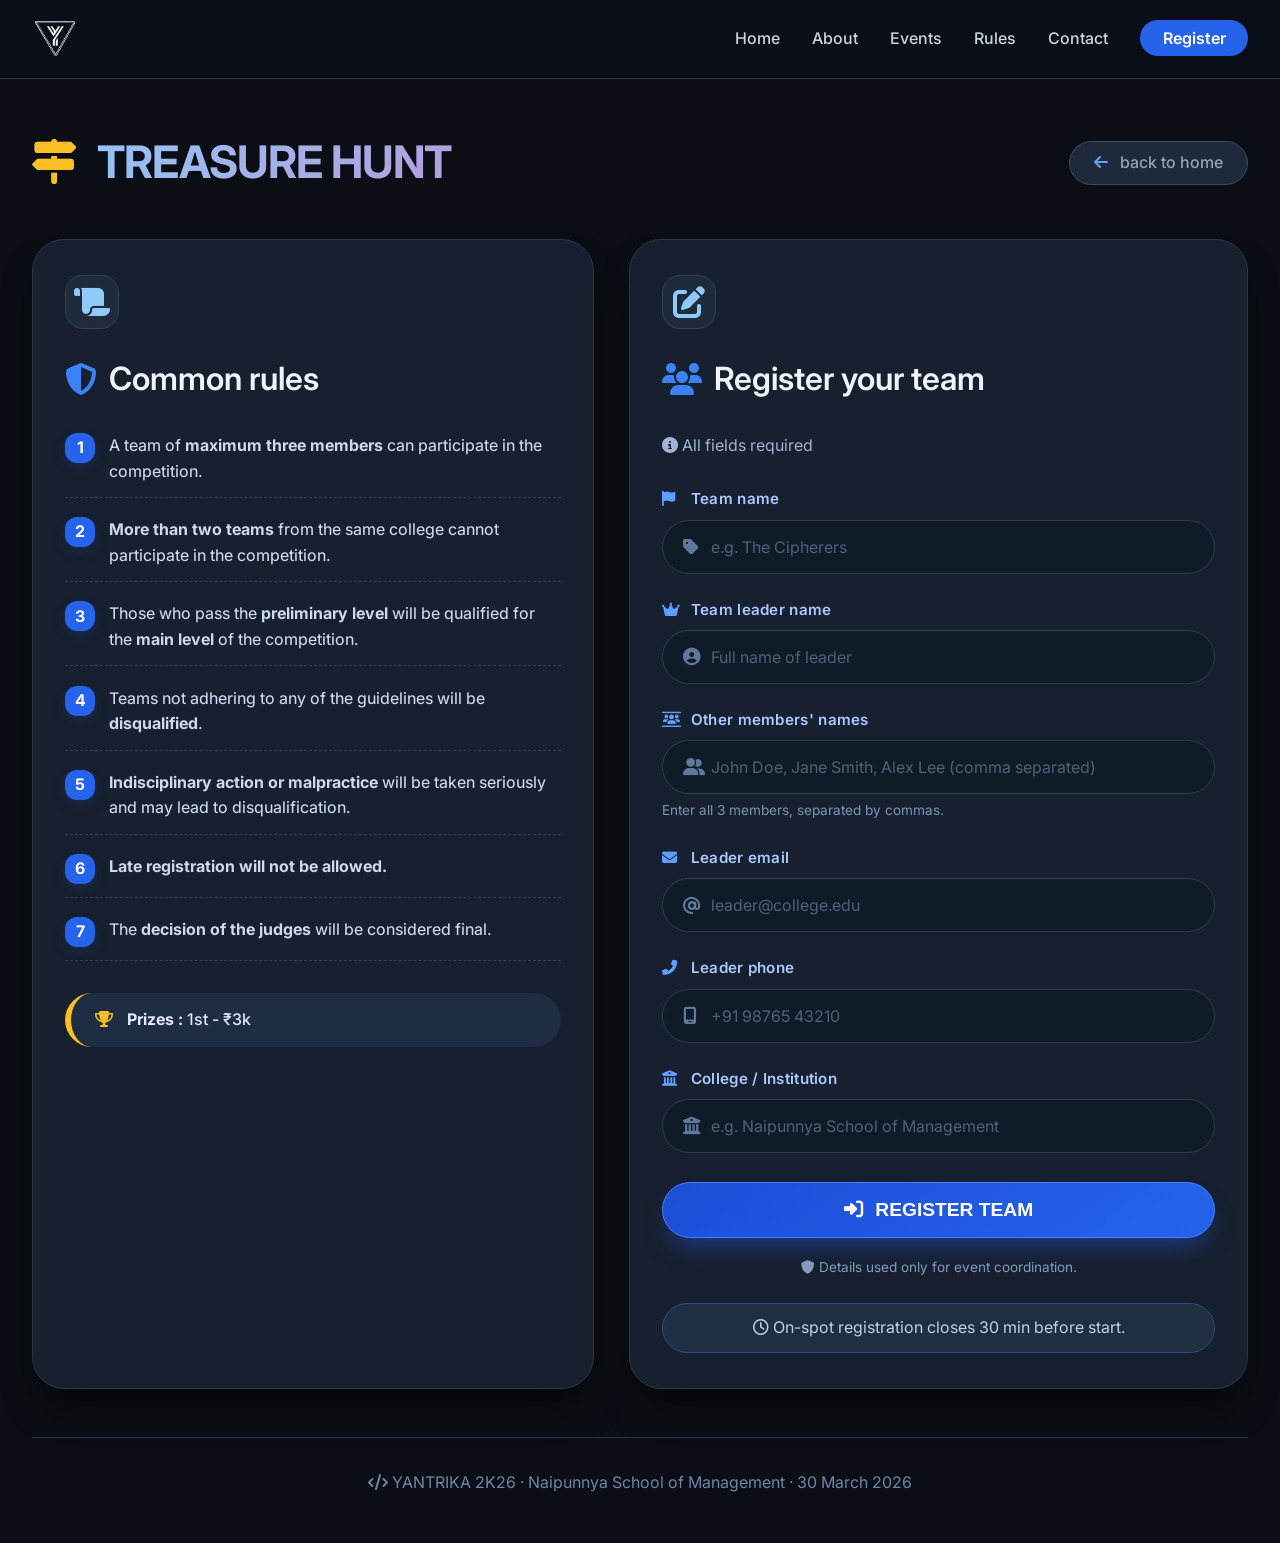
<file: Yantrika website/yantrika edited - Copy/treasure-hunt.html>
<!DOCTYPE html>
<html lang="en">

<head>
  <meta charset="UTF-8" />
  <meta name="viewport" content="width=device-width, initial-scale=1.0" />
  <title>Yantrika 2K26 · Treasure Hunt</title>
  <!-- same fontawesome & google font for consistency -->
  <link rel="stylesheet" href="https://cdnjs.cloudflare.com/ajax/libs/font-awesome/6.6.0/css/all.min.css" />
  <link
    href="https://fonts.googleapis.com/css2?family=Inter:opsz,wght@14..32,400;14..32,500;14..32,600;14..32,700&display=swap"
    rel="stylesheet" />
  <style>
    * {
      margin: 0;
      padding: 0;
      box-sizing: border-box;
    }

    body {
      font-family: 'Inter', sans-serif;
      background: #0b0e14;
      /* deep dark base */
      color: #e2e8f0;
      line-height: 1.6;
      min-height: 100vh;
      display: flex;
      flex-direction: column;
    }

    /* ---------- navbar (matches home page style but dark) ---------- */
    header {
      background: rgba(10, 15, 25, 0.95);
      backdrop-filter: blur(10px);
      border-bottom: 1px solid #2d3748;
      position: sticky;
      top: 0;
      z-index: 100;
    }

    .navbar {
      max-width: 1300px;
      margin: 0 auto;
      padding: 0.8rem 2rem;
      display: flex;
      align-items: center;
      justify-content: space-between;
    }

    .nav-logo img {
      height: 70px;
      width: auto;
    }

    .nav-menu {
      display: flex;
      list-style: none;
      gap: 2rem;
      align-items: center;
    }

    .nav-link {
      text-decoration: none;
      color: #cbd5e0;
      font-weight: 500;
      transition: color 0.2s;
      font-size: 1rem;
    }

    .nav-link:hover {
      color: #60a5fa;
      /* accent blue */
    }

    .register-link {
      background: #2563eb;
      color: white;
      padding: 0.5rem 1.4rem;
      border-radius: 40px;
      font-weight: 600;
    }

    .register-link:hover {
      background: #3b82f6;
      color: white;
    }

    #menu-open-button,
    #menu-close-button {
      display: none;
      background: none;
      border: none;
      color: white;
      font-size: 1.8rem;
      cursor: pointer;
    }

    /* ---------- main treasure hunt container ---------- */
    .treasure-main {
      flex: 1;
      max-width: 1300px;
      margin: 3rem auto;
      padding: 0 2rem;
      width: 100%;
    }

    /* header with title & back */
    .page-header {
      display: flex;
      justify-content: space-between;
      align-items: center;
      margin-bottom: 2.5rem;
      flex-wrap: wrap;
      gap: 1rem;
    }

    .page-header h1 {
      font-size: 2.8rem;
      font-weight: 700;
      background: linear-gradient(130deg, #90caf9, #b39ddb);
      -webkit-background-clip: text;
      background-clip: text;
      color: transparent;
      letter-spacing: -0.02em;
    }

    .page-header h1 i {
      color: #fbbf24;
      margin-right: 12px;
      background: none;
      -webkit-background-clip: unset;
      background-clip: unset;
      color: #fbbf24;
      /* gold accent */
    }

    .home-badge {
      background: #1e293b;
      padding: 0.5rem 1.5rem;
      border-radius: 60px;
      border: 1px solid #3b4a5f;
      font-weight: 500;
    }

    .home-badge a {
      color: #94a3b8;
      text-decoration: none;
    }

    .home-badge i {
      margin-right: 8px;
      color: #60a5fa;
    }

    /* two column layout */
    .th-grid {
      display: grid;
      grid-template-columns: 1fr 1.1fr;
      gap: 2.2rem;
      margin-top: 1rem;
    }

    /* common card style */
    .rules-card,
    .form-card {
      background: #16202e;
      /* dark card */
      border-radius: 2rem;
      padding: 2.2rem 2rem;
      box-shadow: 0 25px 40px -15px rgba(0, 0, 0, 0.8);
      border: 1px solid #2a3748;
      backdrop-filter: blur(4px);
      transition: transform 0.2s ease, border-color 0.2s;
    }

    .rules-card:hover,
    .form-card:hover {
      border-color: #3b82f6;
      transform: translateY(-5px);
    }

    .card-icon {
      display: inline-flex;
      align-items: center;
      justify-content: center;
      width: 54px;
      height: 54px;
      background: #1e2b3c;
      border-radius: 18px;
      color: #90caf9;
      font-size: 2rem;
      margin-bottom: 1.5rem;
      border: 1px solid #334155;
    }

    h2 {
      font-size: 2rem;
      font-weight: 600;
      margin-bottom: 1.8rem;
      display: flex;
      align-items: center;
      gap: 12px;
      color: #f0f4fa;
    }

    h2 i {
      color: #3b82f6;
      font-size: 2rem;
    }

    /* rules list */
    .rules-list {
      list-style: none;
    }

    .rules-list li {
      display: flex;
      align-items: flex-start;
      gap: 14px;
      margin-bottom: 1.2rem;
      padding-bottom: 0.8rem;
      border-bottom: 1px dashed #2f3e52;
    }

    .rule-num {
      background: #2563eb;
      color: white;
      width: 30px;
      height: 30px;
      border-radius: 12px;
      display: inline-flex;
      align-items: center;
      justify-content: center;
      font-weight: 700;
      font-size: 1rem;
      flex-shrink: 0;
      box-shadow: 0 6px 12px #1e3a8a40;
    }

    .rule-text {
      flex: 1;
      color: #cdd9f0;
      font-weight: 450;
    }

    .rule-highlight {
      background: #2b4b7c;
      color: #d9e6ff;
      padding: 0.2rem 0.9rem;
      border-radius: 30px;
      font-size: 0.9rem;
      font-weight: 600;
      margin-left: 8px;
      white-space: nowrap;
    }

    .prize-note {
      background: #1e2d44;
      border-radius: 50px;
      padding: 0.9rem 1.5rem;
      margin-top: 2rem;
      border-left: 6px solid #fbbf24;
      font-weight: 500;
      color: #e0e7ff;
    }

    .prize-note i {
      color: #fbbf24;
      margin-right: 10px;
    }

    /* ---------- form styling ---------- */
    .form-group {
      margin-bottom: 1.5rem;
    }

    label {
      display: block;
      font-weight: 600;
      font-size: 0.95rem;
      margin-bottom: 0.5rem;
      color: #aac8ff;
      letter-spacing: 0.3px;
    }

    label i {
      width: 24px;
      color: #5f9eff;
    }

    .input-wrapper {
      display: flex;
      align-items: center;
      background: #101b28;
      border-radius: 60px;
      padding: 0.1rem 1.2rem;
      border: 1.5px solid #2a3a50;
      transition: all 0.2s;
    }

    .input-wrapper:hover,
    .input-wrapper:focus-within {
      border-color: #3b82f6;
      box-shadow: 0 0 0 3px #1e3a8a40;
    }

    .input-wrapper i {
      color: #5f789b;
      font-size: 1.1rem;
      width: 30px;
    }

    input,
    select {
      width: 100%;
      padding: 0.9rem 0;
      background: transparent;
      border: none;
      font-size: 1rem;
      font-family: 'Inter', sans-serif;
      color: #edf2f7;
      outline: none;
    }

    input::placeholder {
      color: #4f6079;
      font-weight: 400;
    }

    .btn-register {
      background: linear-gradient(145deg, #1d4ed8, #2563eb);
      border: none;
      color: white;
      font-weight: 700;
      font-size: 1.2rem;
      padding: 1rem 2rem;
      border-radius: 60px;
      width: 100%;
      cursor: pointer;
      display: flex;
      align-items: center;
      justify-content: center;
      gap: 12px;
      margin-top: 1.8rem;
      border: 1px solid #4880ff;
      box-shadow: 0 15px 25px -8px #1e3a8a;
      transition: all 0.2s;
    }

    .btn-register:hover:not(:disabled) {
      background: linear-gradient(145deg, #2563eb, #3b82f6);
      transform: scale(1.02);
      box-shadow: 0 20px 30px -8px #1e3a8a;
    }

    .btn-register:disabled {
      opacity: 0.65;
      cursor: not-allowed;
    }

    .success-message {
      background: #0f371f;
      color: #b8f3c5;
      border-radius: 60px;
      padding: 0.9rem 1.5rem;
      text-align: center;
      font-weight: 600;
      margin-top: 1.8rem;
      display: none;
      align-items: center;
      justify-content: center;
      gap: 12px;
      border: 1px solid #2e7d5e;
    }

    .success-message.show {
      display: flex;
    }

    .success-message i {
      font-size: 1.5rem;
      color: #4ade80;
    }

    small {
      display: block;
      margin-top: 1.2rem;
      color: #8599bb;
      font-size: 0.85rem;
      text-align: center;
    }

    .footer-note {
      margin-top: 3rem;
      text-align: center;
      color: #6d85a9;
      border-top: 1px solid #253545;
      padding-top: 2rem;
    }

    .footer-note a {
      color: #90caf9;
      text-decoration: none;
      font-weight: 500;
    }

    /* --- mobile menu improvements --- */
    @media (max-width: 700px) {
      .navbar {
        padding: 0.8rem 1.5rem;
      }

      .nav-menu {
        position: fixed;
        top: 0;
        right: -100%;
        width: 280px;
        height: 100vh;
        background: #0f172a;
        flex-direction: column;
        padding: 5rem 2rem;
        transition: right 0.3s ease;
        box-shadow: -5px 0 30px black;
        z-index: 200;
        /* ensure it's above content */
        overflow-y: auto;
        /* allow scrolling inside menu if needed */
      }

      body.show-mobile-menu .nav-menu {
        right: 0;
      }

      /* prevent background scrolling when menu is open */
      body.show-mobile-menu {
        overflow: hidden;
      }

      #menu-open-button {
        display: block;
      }

      #menu-close-button {
        display: block;
        position: absolute;
        top: 1.5rem;
        right: 1.5rem;
      }
    }

    /* responsiveness for other sections */
    @media (max-width: 1024px) {
      .th-grid {
        gap: 1.5rem;
      }

      .rules-card,
      .form-card {
        padding: 1.8rem 1.5rem;
      }
    }

    @media (max-width: 900px) {
      .th-grid {
        grid-template-columns: 1fr;
      }

      .page-header h1 {
        font-size: 2.3rem;
      }
    }

    @media (max-width: 500px) {
      .treasure-main {
        margin: 1.5rem auto;
        padding: 0 1rem;
      }

      .page-header {
        margin-bottom: 1.5rem;
        flex-direction: column;
        align-items: flex-start;
        gap: 0.8rem;
      }

      .page-header h1 {
        font-size: 1.8rem;
      }

      .home-badge {
        padding: 0.4rem 1rem;
        font-size: 0.9rem;
      }

      .rules-card,
      .form-card {
        padding: 1.5rem 1.2rem;
        border-radius: 1.2rem;
      }

      .card-icon {
        width: 44px;
        height: 44px;
        font-size: 1.6rem;
        margin-bottom: 1rem;
        border-radius: 14px;
      }

      h2 {
        font-size: 1.5rem;
        margin-bottom: 1.2rem;
      }

      h2 i {
        font-size: 1.5rem;
      }

      .rules-list li {
        gap: 10px;
        font-size: 0.95rem;
      }

      .rule-num {
        width: 26px;
        height: 26px;
        font-size: 0.9rem;
        border-radius: 8px;
      }

      .input-wrapper {
        padding: 0.1rem 1rem;
      }

      input {
        font-size: 0.95rem;
      }

      .btn-register {
        padding: 0.9rem 1.2rem;
        font-size: 1.05rem;
      }

      .prize-note {
        padding: 0.8rem 1rem;
        font-size: 0.9rem;
        margin-top: 1.5rem;
      }

      .footer-note {
        font-size: 0.85rem;
        padding: 1.5rem 1rem 0;
      }
    }
  </style>
</head>

<body>
  <!-- navbar (same as home, active home link points to index) -->
  <header>
    <nav class="navbar">
      <a href="index.html" class="nav-logo">
        <img src="./yantrika-images/yantrika.png" alt="Yantrika Logo" style="height:45px;">
      </a>
      <ul class="nav-menu">
        <button id="menu-close-button" class="fas fa-times"></button>
        <li class="nav-item"><a href="index.html" class="nav-link">Home</a></li>
        <li class="nav-item"><a href="index.html#about" class="nav-link">About</a></li>
        <li class="nav-item"><a href="index.html#events" class="nav-link">Events</a></li>
        <li class="nav-item"><a href="index.html#rules" class="nav-link">Rules</a></li>
        <li class="nav-item"><a href="index.html#contact" class="nav-link">Contact</a></li>
        <li class="nav-item"><a href="" class="nav-link register-link">Register</a></li>
      </ul>
      <button id="menu-open-button" class="fas fa-bars"></button>
    </nav>
  </header>

  <main class="treasure-main">
    <!-- page header -->
    <div class="page-header">
      <h1><i class="fas fa-map-signs"></i> TREASURE HUNT</h1>
      <div class="home-badge">
        <a href="index.html"><i class="fas fa-arrow-left"></i> back to home</a>
      </div>
    </div>

    <!-- two content columns: rules & registration -->
    <div class="th-grid">
      <!-- LEFT: COMMON RULES CARD (unchanged) -->
      <div class="rules-card">
        <div class="card-icon"><i class="fas fa-scroll"></i></div>
        <h2><i class="fas fa-shield-halved"></i> Common rules</h2>
        <ul class="rules-list">

          <li>
            <span class="rule-num">1</span>
            <span class="rule-text">
              A team of <strong>maximum three members</strong> can participate in the competition.
            </span>
          </li>

          <li>
            <span class="rule-num">2</span>
            <span class="rule-text">
              <strong>More than two teams</strong> from the same college cannot participate in the competition.
            </span>
          </li>

          <li>
            <span class="rule-num">3</span>
            <span class="rule-text">
              Those who pass the <strong>preliminary level</strong> will be qualified for the <strong>main
                level</strong> of the competition.
            </span>
          </li>

          <li>
            <span class="rule-num">4</span>
            <span class="rule-text">
              Teams not adhering to any of the guidelines will be <strong>disqualified</strong>.
            </span>
          </li>

          <li>
            <span class="rule-num">5</span>
            <span class="rule-text">
              <strong>Indisciplinary action or malpractice</strong> will be taken seriously and may lead to
              disqualification.
            </span>
          </li>

          <li>
            <span class="rule-num">6</span>
            <span class="rule-text">
              <strong>Late registration will not be allowed.</strong>
            </span>
          </li>

          <li>
            <span class="rule-num">7</span>
            <span class="rule-text">
              The <strong>decision of the judges</strong> will be considered final.
            </span>
          </li>

        </ul>
        <div class="prize-note">
          <i class="fas fa-trophy"></i> <strong>Prizes :</strong> 1st - ₹3k
        </div>
      </div>

      <!-- RIGHT: REGISTRATION FORM CARD (single field for 3 members) -->
      <div class="form-card">
        <div class="card-icon"><i class="fas fa-pen-to-square"></i></div>
        <h2><i class="fas fa-users"></i> Register your team</h2>
        <p style="margin-bottom: 1.8rem; color: #9fb3d3;"><i class="fas fa-info-circle"></i> All fields required</p>

        <form id="thForm">
          <!-- Team name -->
          <div class="form-group">
            <label><i class="fas fa-flag"></i> Team name</label>
            <div class="input-wrapper">
              <i class="fas fa-tag"></i>
              <input type="text" placeholder="e.g. The Cipherers" required>
            </div>
          </div>

          <!-- Leader name -->
          <div class="form-group">
            <label><i class="fas fa-crown"></i> Team leader name</label>
            <div class="input-wrapper">
              <i class="fas fa-user-circle"></i>
              <input type="text" placeholder="Full name of leader" required>
            </div>
          </div>

          <!-- Other members (single field) -->
          <div class="form-group">
            <label><i class="fas fa-users-between-lines"></i> Other members' names</label>
            <div class="input-wrapper">
              <i class="fas fa-user-group"></i>
              <input type="text" placeholder="John Doe, Jane Smith, Alex Lee (comma separated)" required>
            </div>
            <small style="display: block; margin-top: 6px; color: #7b95b5; text-align: left;">Enter all 3 members,
              separated by commas.</small>
          </div>

          <!-- Leader email -->
          <div class="form-group">
            <label><i class="fas fa-envelope"></i> Leader email</label>
            <div class="input-wrapper">
              <i class="fas fa-at"></i>
              <input type="email" placeholder="leader@college.edu" required>
            </div>
          </div>

          <!-- Leader phone -->
          <div class="form-group">
            <label><i class="fas fa-phone-alt"></i> Leader phone</label>
            <div class="input-wrapper">
              <i class="fas fa-mobile-screen"></i>
              <input type="tel" placeholder="+91 98765 43210" required>
            </div>
          </div>

          <!-- College -->
          <div class="form-group">
            <label><i class="fas fa-building-columns"></i> College / Institution</label>
            <div class="input-wrapper">
              <i class="fas fa-university"></i>
              <input type="text" placeholder="e.g. Naipunnya School of Management" required>
            </div>
          </div>

          <input type="hidden" name="event" value="Treasure Hunt">

          <button type="submit" class="btn-register" id="registerBtn">
            <i class="fas fa-right-to-bracket"></i> REGISTER TEAM
          </button>
          <small><i class="fas fa-shield"></i> Details used only for event coordination.</small>
        </form>

        <!-- success message -->
        <div id="successMsg" class="success-message">
          <i class="fas fa-circle-check"></i>Done
        </div>

        <!-- deadline note -->
        <div
          style="margin-top: 1.5rem; background: #1f2e41; border-radius: 60px; padding: 0.7rem 1rem; color: #bed0f0; text-align: center; border: 1px solid #2b4b7c;">
          <i class="far fa-clock"></i> On-spot registration closes 30 min before start.
        </div>
      </div>
    </div>

    <!-- footer hint -->
    <div class="footer-note">
      <i class="fas fa-code"></i> YANTRIKA 2K26 · Naipunnya School of Management · 30 March 2026
    </div>
  </main>

  <script>
    (function () {
      // ---------- mobile menu toggle (fixed: open button now toggles class) ----------
      const menuOpen = document.getElementById('menu-open-button');
      const menuClose = document.getElementById('menu-close-button');
      const body = document.body;

      if (menuOpen) {
        menuOpen.addEventListener('click', () => {
          // Toggle the mobile menu class
          body.classList.toggle('show-mobile-menu');
        });
      }

      if (menuClose) {
        menuClose.addEventListener('click', () => {
          body.classList.remove('show-mobile-menu');
        });
      }

      // close menu when any nav-link is clicked
      document.querySelectorAll('.nav-link').forEach(link => {
        link.addEventListener('click', () => {
          body.classList.remove('show-mobile-menu');
        });
      });

      // ---------- treasure form handling (demo) ----------
      const form = document.getElementById('thForm');
      const successDiv = document.getElementById('successMsg');
      const registerBtn = document.getElementById('registerBtn');

      form.addEventListener('submit', async function (e) {
        e.preventDefault();

        const inputs = form.querySelectorAll("input");

        const data = {
          team_name: inputs[0].value,
          leader_name: inputs[1].value,
          members: inputs[2].value,
          email: inputs[3].value,
          phone: inputs[4].value,
          college: inputs[5].value
        };

        // show loader in button
        registerBtn.disabled = true;
        registerBtn.innerHTML = `<i class="fas fa-spinner fa-spin"></i> Submitting...`;

        try {

          await fetch("https://script.google.com/macros/s/AKfycbyfz2XUpL35e6Z8Y0Zq1rLHCi3D7Z7RCMtCL_GJM78pBUnKSGtJJS-v2Su9te8Tjxzv/exec", {
            method: "POST",
            body: JSON.stringify(data)
          });

          // show success message
          successDiv.classList.add('show');

          registerBtn.innerHTML = `<i class="fas fa-check-circle"></i> Submitted`;

        } catch (error) {

          registerBtn.disabled = false;
          registerBtn.innerHTML = `<i class="fas fa-triangle-exclamation"></i> Try Again`;

          alert("Submission failed. Please try again.");

        }

      });
    })();
  </script>
</body>

</html>
</file>
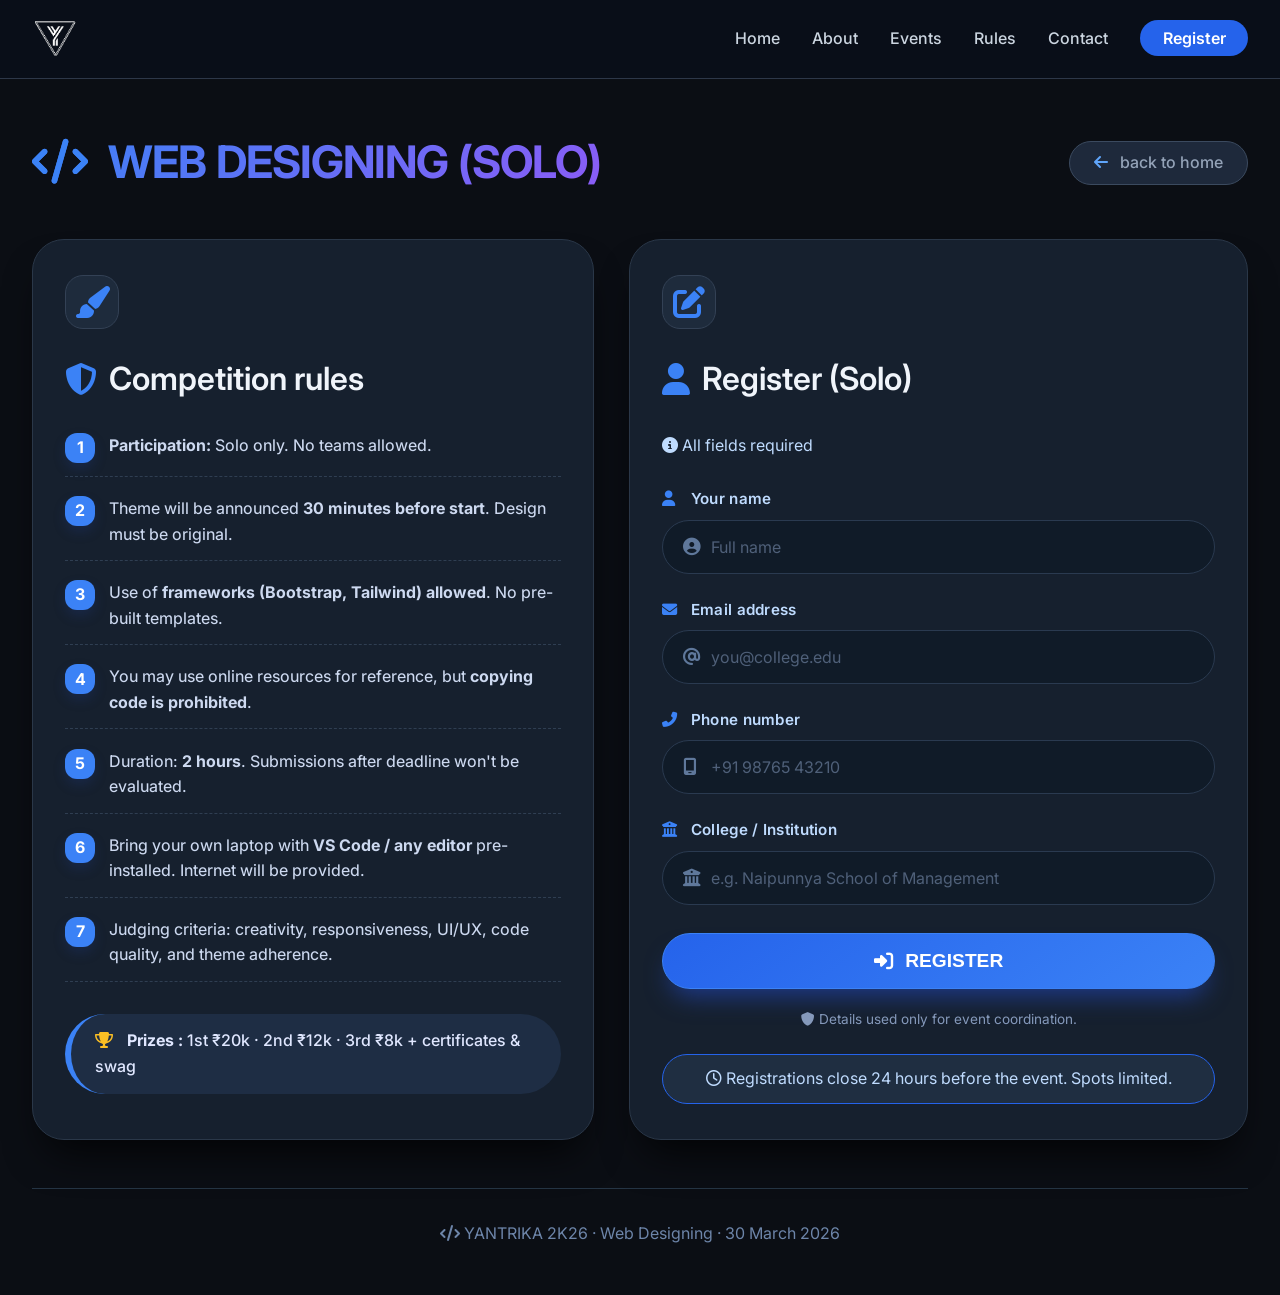
<file: Yantrika website/yantrika edited - Copy/web-designing.html>
<!DOCTYPE html>
<html lang="en">

<head>
    <meta charset="UTF-8" />
    <meta name="viewport" content="width=device-width, initial-scale=1.0" />
    <title>Yantrika 2K26 · Web Designing (Solo)</title>
    <!-- same fontawesome & google font for consistency -->
    <link rel="stylesheet" href="https://cdnjs.cloudflare.com/ajax/libs/font-awesome/6.6.0/css/all.min.css" />
    <link
        href="https://fonts.googleapis.com/css2?family=Inter:opsz,wght@14..32,400;14..32,500;14..32,600;14..32,700&display=swap"
        rel="stylesheet" />
    <style>
        * {
            margin: 0;
            padding: 0;
            box-sizing: border-box;
        }

        body {
            font-family: 'Inter', sans-serif;
            background: #0b0e14;
            color: #e2e8f0;
            line-height: 1.6;
            min-height: 100vh;
            display: flex;
            flex-direction: column;
        }

        /* ---------- navbar (matches home page style) ---------- */
        header {
            background: rgba(10, 15, 25, 0.95);
            backdrop-filter: blur(10px);
            border-bottom: 1px solid #2d3748;
            position: sticky;
            top: 0;
            z-index: 100;
        }

        .navbar {
            max-width: 1300px;
            margin: 0 auto;
            padding: 0.8rem 2rem;
            display: flex;
            align-items: center;
            justify-content: space-between;
        }

        .nav-logo img {
            height: 70px;
            width: auto;
        }

        .nav-menu {
            display: flex;
            list-style: none;
            gap: 2rem;
            align-items: center;
        }

        .nav-link {
            text-decoration: none;
            color: #cbd5e0;
            font-weight: 500;
            transition: color 0.2s;
            font-size: 1rem;
        }

        .nav-link:hover {
            color: #60a5fa;
        }

        .register-link {
            background: #2563eb;
            color: white;
            padding: 0.5rem 1.4rem;
            border-radius: 40px;
            font-weight: 600;
        }

        .register-link:hover {
            background: #3b82f6;
            color: white;
        }

        #menu-open-button,
        #menu-close-button {
            display: none;
            background: none;
            border: none;
            color: white;
            font-size: 1.8rem;
            cursor: pointer;
        }

        /* ---------- main web designing container ---------- */
        .web-main {
            flex: 1;
            max-width: 1300px;
            margin: 3rem auto;
            padding: 0 2rem;
            width: 100%;
        }

        /* header with title & back */
        .page-header {
            display: flex;
            justify-content: space-between;
            align-items: center;
            margin-bottom: 2.5rem;
            flex-wrap: wrap;
            gap: 1rem;
        }

        .page-header h1 {
            font-size: 2.8rem;
            font-weight: 700;
            background: linear-gradient(130deg, #3b82f6, #8b5cf6);
            -webkit-background-clip: text;
            background-clip: text;
            color: transparent;
            letter-spacing: -0.02em;
        }

        .page-header h1 i {
            color: #3b82f6;
            margin-right: 12px;
            background: none;
            -webkit-background-clip: unset;
            background-clip: unset;
            color: #3b82f6;
        }

        .home-badge {
            background: #1e293b;
            padding: 0.5rem 1.5rem;
            border-radius: 60px;
            border: 1px solid #3b4a5f;
            font-weight: 500;
        }

        .home-badge a {
            color: #94a3b8;
            text-decoration: none;
        }

        .home-badge i {
            margin-right: 8px;
            color: #60a5fa;
        }

        /* two column layout */
        .th-grid {
            display: grid;
            grid-template-columns: 1fr 1.1fr;
            gap: 2.2rem;
            margin-top: 1rem;
        }

        /* common card style */
        .rules-card,
        .form-card {
            background: #16202e;
            border-radius: 2rem;
            padding: 2.2rem 2rem;
            box-shadow: 0 25px 40px -15px rgba(0, 0, 0, 0.8);
            border: 1px solid #2a3748;
            backdrop-filter: blur(4px);
            transition: transform 0.2s ease, border-color 0.2s;
        }

        .rules-card:hover,
        .form-card:hover {
            border-color: #3b82f6;
            transform: translateY(-5px);
        }

        .card-icon {
            display: inline-flex;
            align-items: center;
            justify-content: center;
            width: 54px;
            height: 54px;
            background: #1e2b3c;
            border-radius: 18px;
            color: #3b82f6;
            font-size: 2rem;
            margin-bottom: 1.5rem;
            border: 1px solid #334155;
        }

        h2 {
            font-size: 2rem;
            font-weight: 600;
            margin-bottom: 1.8rem;
            display: flex;
            align-items: center;
            gap: 12px;
            color: #f0f4fa;
        }

        h2 i {
            color: #3b82f6;
            font-size: 2rem;
        }

        /* rules list */
        .rules-list {
            list-style: none;
        }

        .rules-list li {
            display: flex;
            align-items: flex-start;
            gap: 14px;
            margin-bottom: 1.2rem;
            padding-bottom: 0.8rem;
            border-bottom: 1px dashed #2f3e52;
        }

        .rule-num {
            background: #3b82f6;
            color: white;
            width: 30px;
            height: 30px;
            border-radius: 12px;
            display: inline-flex;
            align-items: center;
            justify-content: center;
            font-weight: 700;
            font-size: 1rem;
            flex-shrink: 0;
            box-shadow: 0 6px 12px #1e3a8a40;
        }

        .rule-text {
            flex: 1;
            color: #cdd9f0;
            font-weight: 450;
        }

        .rule-highlight {
            background: #2563eb;
            color: #dbeafe;
            padding: 0.2rem 0.9rem;
            border-radius: 30px;
            font-size: 0.9rem;
            font-weight: 600;
            margin-left: 8px;
            white-space: nowrap;
        }

        .prize-note {
            background: #1e2d44;
            border-radius: 50px;
            padding: 0.9rem 1.5rem;
            margin-top: 2rem;
            border-left: 6px solid #3b82f6;
            font-weight: 500;
            color: #e0e7ff;
        }

        .prize-note i {
            color: #fbbf24;
            margin-right: 10px;
        }

        /* ---------- form styling ---------- */
        .form-group {
            margin-bottom: 1.5rem;
        }

        label {
            display: block;
            font-weight: 600;
            font-size: 0.95rem;
            margin-bottom: 0.5rem;
            color: #bfdbfe;
            letter-spacing: 0.3px;
        }

        label i {
            width: 24px;
            color: #3b82f6;
        }

        .input-wrapper {
            display: flex;
            align-items: center;
            background: #101b28;
            border-radius: 60px;
            padding: 0.1rem 1.2rem;
            border: 1.5px solid #2a3a50;
            transition: all 0.2s;
        }

        .input-wrapper:hover,
        .input-wrapper:focus-within {
            border-color: #3b82f6;
            box-shadow: 0 0 0 3px #1e3a8a40;
        }

        .input-wrapper i {
            color: #5f789b;
            font-size: 1.1rem;
            width: 30px;
        }

        input {
            width: 100%;
            padding: 0.9rem 0;
            background: transparent;
            border: none;
            font-size: 1rem;
            font-family: 'Inter', sans-serif;
            color: #edf2f7;
            outline: none;
        }

        input::placeholder {
            color: #4f6079;
            font-weight: 400;
        }

        .btn-register {
            background: linear-gradient(145deg, #2563eb, #3b82f6);
            border: none;
            color: white;
            font-weight: 700;
            font-size: 1.2rem;
            padding: 1rem 2rem;
            border-radius: 60px;
            width: 100%;
            cursor: pointer;
            display: flex;
            align-items: center;
            justify-content: center;
            gap: 12px;
            margin-top: 1.8rem;
            border: 1px solid #3b82f6;
            box-shadow: 0 15px 25px -8px #1e3a8a;
            transition: all 0.2s;
        }

        .btn-register:hover:not(:disabled) {
            background: linear-gradient(145deg, #3b82f6, #60a5fa);
            transform: scale(1.02);
            box-shadow: 0 20px 30px -8px #1e3a8a;
        }

        .btn-register:disabled {
            opacity: 0.65;
            cursor: not-allowed;
        }

        .success-message {
            background: #0f371f;
            color: #b8f3c5;
            border-radius: 60px;
            padding: 0.9rem 1.5rem;
            text-align: center;
            font-weight: 600;
            margin-top: 1.8rem;
            display: none;
            align-items: center;
            justify-content: center;
            gap: 12px;
            border: 1px solid #2e7d5e;
        }

        .success-message.show {
            display: flex;
        }

        .success-message i {
            font-size: 1.5rem;
            color: #4ade80;
        }

        small {
            display: block;
            margin-top: 1.2rem;
            color: #8599bb;
            font-size: 0.85rem;
            text-align: center;
        }

        .footer-note {
            margin-top: 3rem;
            text-align: center;
            color: #6d85a9;
            border-top: 1px solid #253545;
            padding-top: 2rem;
        }

        .footer-note a {
            color: #90caf9;
            text-decoration: none;
            font-weight: 500;
        }

        /* --- mobile menu improvements --- */
        @media (max-width: 700px) {
            .navbar {
                padding: 0.8rem 1.5rem;
            }

            .nav-menu {
                position: fixed;
                top: 0;
                right: -100%;
                width: 280px;
                height: 100vh;
                background: #0f172a;
                flex-direction: column;
                padding: 5rem 2rem;
                transition: right 0.3s ease;
                box-shadow: -5px 0 30px black;
                z-index: 200;
                overflow-y: auto;
            }

            body.show-mobile-menu .nav-menu {
                right: 0;
            }

            body.show-mobile-menu {
                overflow: hidden;
            }

            #menu-open-button {
                display: block;
            }

            #menu-close-button {
                display: block;
                position: absolute;
                top: 1.5rem;
                right: 1.5rem;
            }
        }

        /* responsiveness for other sections */
        @media (max-width: 1024px) {
            .th-grid {
                gap: 1.5rem;
            }

            .rules-card,
            .form-card {
                padding: 1.8rem 1.5rem;
            }
        }

        @media (max-width: 900px) {
            .th-grid {
                grid-template-columns: 1fr;
            }

            .page-header h1 {
                font-size: 2.3rem;
            }
        }

        @media (max-width: 500px) {
            .web-main {
                margin: 1.5rem auto;
                padding: 0 1rem;
            }

            .page-header {
                margin-bottom: 1.5rem;
                flex-direction: column;
                align-items: flex-start;
                gap: 0.8rem;
            }

            .page-header h1 {
                font-size: 1.8rem;
            }

            .home-badge {
                padding: 0.4rem 1rem;
                font-size: 0.9rem;
            }

            .rules-card,
            .form-card {
                padding: 1.5rem 1.2rem;
                border-radius: 1.2rem;
            }

            .card-icon {
                width: 44px;
                height: 44px;
                font-size: 1.6rem;
                margin-bottom: 1rem;
                border-radius: 14px;
            }

            h2 {
                font-size: 1.5rem;
                margin-bottom: 1.2rem;
            }

            h2 i {
                font-size: 1.5rem;
            }

            .rules-list li {
                gap: 10px;
                font-size: 0.95rem;
            }

            .rule-num {
                width: 26px;
                height: 26px;
                font-size: 0.9rem;
                border-radius: 8px;
            }

            .input-wrapper {
                padding: 0.1rem 1rem;
            }

            input {
                font-size: 0.95rem;
            }

            .btn-register {
                padding: 0.9rem 1.2rem;
                font-size: 1.05rem;
            }

            .prize-note {
                padding: 0.8rem 1rem;
                font-size: 0.9rem;
                margin-top: 1.5rem;
            }

            .footer-note {
                font-size: 0.85rem;
                padding: 1.5rem 1rem 0;
            }
        }
    </style>
</head>

<body>
    <!-- navbar (same as home) -->
    <header>
        <nav class="navbar">
            <a href="index.html" class="nav-logo">
                <img src="./yantrika-images/yantrika.png" alt="Yantrika Logo" style="height:45px;">
            </a>
            <ul class="nav-menu">
                <button id="menu-close-button" class="fas fa-times"></button>
                <li class="nav-item"><a href="index.html" class="nav-link">Home</a></li>
                <li class="nav-item"><a href="index.html#about" class="nav-link">About</a></li>
                <li class="nav-item"><a href="index.html#events" class="nav-link">Events</a></li>
                <li class="nav-item"><a href="index.html#rules" class="nav-link">Rules</a></li>
                <li class="nav-item"><a href="index.html#contact" class="nav-link">Contact</a></li>
                <li class="nav-item"><a
                        href="https://docs.google.com/forms/d/e/1FAIpQLSdMAK3N2_PCzqhsFvhlyOdtZt3FZMfPoFVZkqa5NTaTAF0Fag/viewform?usp=dialog"
                        class="nav-link register-link">Register</a></li>
            </ul>
            <button id="menu-open-button" class="fas fa-bars"></button>
        </nav>
    </header>

    <main class="web-main">
        <!-- page header -->
        <div class="page-header">
            <h1><i class="fas fa-code"></i> WEB DESIGNING (SOLO)</h1>
            <div class="home-badge">
                <a href="index.html"><i class="fas fa-arrow-left"></i> back to home</a>
            </div>
        </div>

        <!-- two content columns: rules & registration -->
        <div class="th-grid">
            <!-- LEFT: COMMON RULES CARD (solo specific) -->
            <div class="rules-card">
                <div class="card-icon"><i class="fas fa-paint-brush"></i></div>
                <h2><i class="fas fa-shield-halved"></i> Competition rules</h2>
                <ul class="rules-list">
                    <li>
                        <span class="rule-num">1</span>
                        <span class="rule-text"><strong>Participation:</strong> Solo only. No teams allowed.</span>
                    </li>
                    <li>
                        <span class="rule-num">2</span>
                        <span class="rule-text">Theme will be announced <strong>30 minutes before start</strong>. Design
                            must be original.</span>
                    </li>
                    <li>
                        <span class="rule-num">3</span>
                        <span class="rule-text">Use of <strong>frameworks (Bootstrap, Tailwind) allowed</strong>. No
                            pre-built templates.</span>
                    </li>
                    <li>
                        <span class="rule-num">4</span>
                        <span class="rule-text">You may use online resources for reference, but <strong>copying code is
                                prohibited</strong>.</span>
                    </li>
                    <li>
                        <span class="rule-num">5</span>
                        <span class="rule-text">Duration: <strong>2 hours</strong>. Submissions after deadline won't be
                            evaluated.</span>
                    </li>
                    <li>
                        <span class="rule-num">6</span>
                        <span class="rule-text">Bring your own laptop with <strong>VS Code / any editor</strong>
                            pre-installed. Internet will be provided.</span>
                    </li>
                    <li>
                        <span class="rule-num">7</span>
                        <span class="rule-text">Judging criteria: creativity, responsiveness, UI/UX, code quality, and
                            theme adherence.</span>
                    </li>
                </ul>
                <div class="prize-note">
                    <i class="fas fa-trophy"></i> <strong>Prizes :</strong> 1st ₹20k · 2nd ₹12k · 3rd ₹8k + certificates
                    & swag
                </div>
            </div>

            <!-- RIGHT: REGISTRATION FORM CARD (solo only) -->
            <div class="form-card">
                <div class="card-icon"><i class="fas fa-pen-to-square"></i></div>
                <h2><i class="fas fa-user"></i> Register (Solo)</h2>
                <p style="margin-bottom: 1.8rem; color: #bfdbfe;"><i class="fas fa-info-circle"></i> All fields required
                </p>

                <form id="webForm">
                    <!-- Participant name (instead of team name + leader) -->
                    <div class="form-group">
                        <label><i class="fas fa-user"></i> Your name</label>
                        <div class="input-wrapper">
                            <i class="fas fa-user-circle"></i>
                            <input type="text" id="participantName" placeholder="Full name" required>
                        </div>
                    </div>

                    <!-- Email -->
                    <div class="form-group">
                        <label><i class="fas fa-envelope"></i> Email address</label>
                        <div class="input-wrapper">
                            <i class="fas fa-at"></i>
                            <input type="email" id="email" placeholder="you@college.edu" required>
                        </div>
                    </div>

                    <!-- Phone -->
                    <div class="form-group">
                        <label><i class="fas fa-phone-alt"></i> Phone number</label>
                        <div class="input-wrapper">
                            <i class="fas fa-mobile-screen"></i>
                            <input type="tel" id="phone" placeholder="+91 98765 43210" required>
                        </div>
                    </div>

                    <!-- College -->
                    <div class="form-group">
                        <label><i class="fas fa-building-columns"></i> College / Institution</label>
                        <div class="input-wrapper">
                            <i class="fas fa-university"></i>
                            <input type="text" id="college" placeholder="e.g. Naipunnya School of Management" required>
                        </div>
                    </div>

                    <button type="submit" class="btn-register" id="registerBtn">
                        <i class="fas fa-right-to-bracket"></i> REGISTER
                    </button>
                    <small><i class="fas fa-shield"></i> Details used only for event coordination.</small>
                </form>

                <!-- success message -->
                <div id="successMsg" class="success-message">
                    <i class="fas fa-circle-check"></i> Registered! Check your email for theme & guidelines.
                </div>

                <!-- deadline note -->
                <div
                    style="margin-top: 1.5rem; background: #1f2e41; border-radius: 60px; padding: 0.7rem 1rem; color: #bfdbfe; text-align: center; border: 1px solid #2563eb;">
                    <i class="far fa-clock"></i> Registrations close 24 hours before the event. Spots limited.
                </div>
            </div>
        </div>

        <!-- footer hint -->
        <div class="footer-note">
            <i class="fas fa-code"></i> YANTRIKA 2K26 · Web Designing · 30 March 2026
        </div>
    </main>

    <script>
        (function () {
            // ---------- mobile menu toggle ----------
            const menuOpen = document.getElementById('menu-open-button');
            const menuClose = document.getElementById('menu-close-button');
            const body = document.body;

            if (menuOpen) {
                menuOpen.addEventListener('click', () => {
                    body.classList.toggle('show-mobile-menu');
                });
            }

            if (menuClose) {
                menuClose.addEventListener('click', () => {
                    body.classList.remove('show-mobile-menu');
                });
            }

            document.querySelectorAll('.nav-link').forEach(link => {
                link.addEventListener('click', () => {
                    body.classList.remove('show-mobile-menu');
                });
            });

            // ---------- web form handling (demo) ----------
            const form = document.getElementById('webForm');
            const successDiv = document.getElementById('successMsg');
            const registerBtn = document.getElementById('registerBtn');

            form.addEventListener('submit', async function (e) {
                e.preventDefault();

                const data = {
                    name: document.getElementById("participantName").value,
                    email: document.getElementById("email").value,
                    phone: document.getElementById("phone").value,
                    college: document.getElementById("college").value
                };

                registerBtn.disabled = true;
                registerBtn.innerHTML = `<i class="fas fa-spinner fa-spin"></i> Submitting...`;

                await fetch("https://script.google.com/macros/s/AKfycbwoWpe1Wf6J7JAR0Jy5thKWvohn5aVMHggXz4jyD4tobcuhEWeO4vS0D-tl3822WlcBCQ/exec", {
                    method: "POST",
                    body: JSON.stringify(data)
                });

                successDiv.classList.add('show');
                registerBtn.innerHTML = `<i class="fas fa-check-circle"></i> REGISTERED`;
            });
        })();
    </script>
</body>

</html>
</file>
